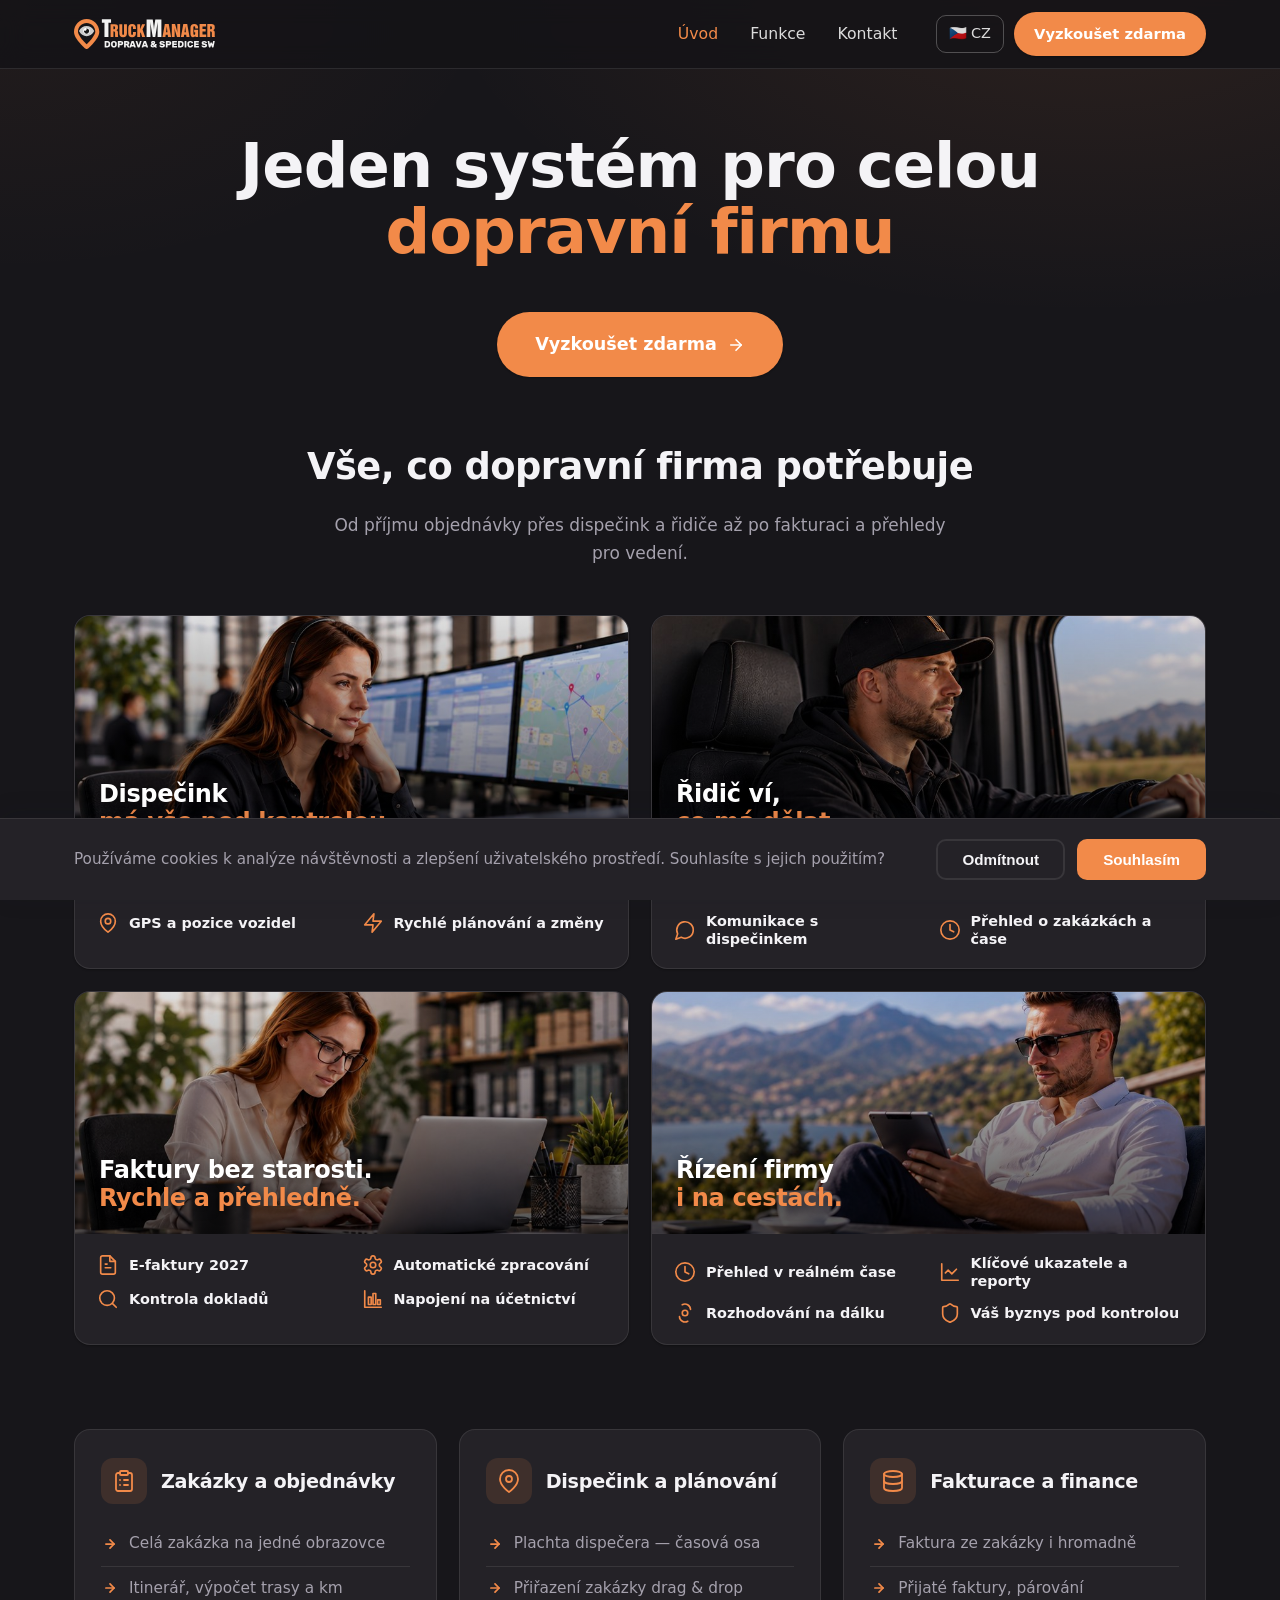
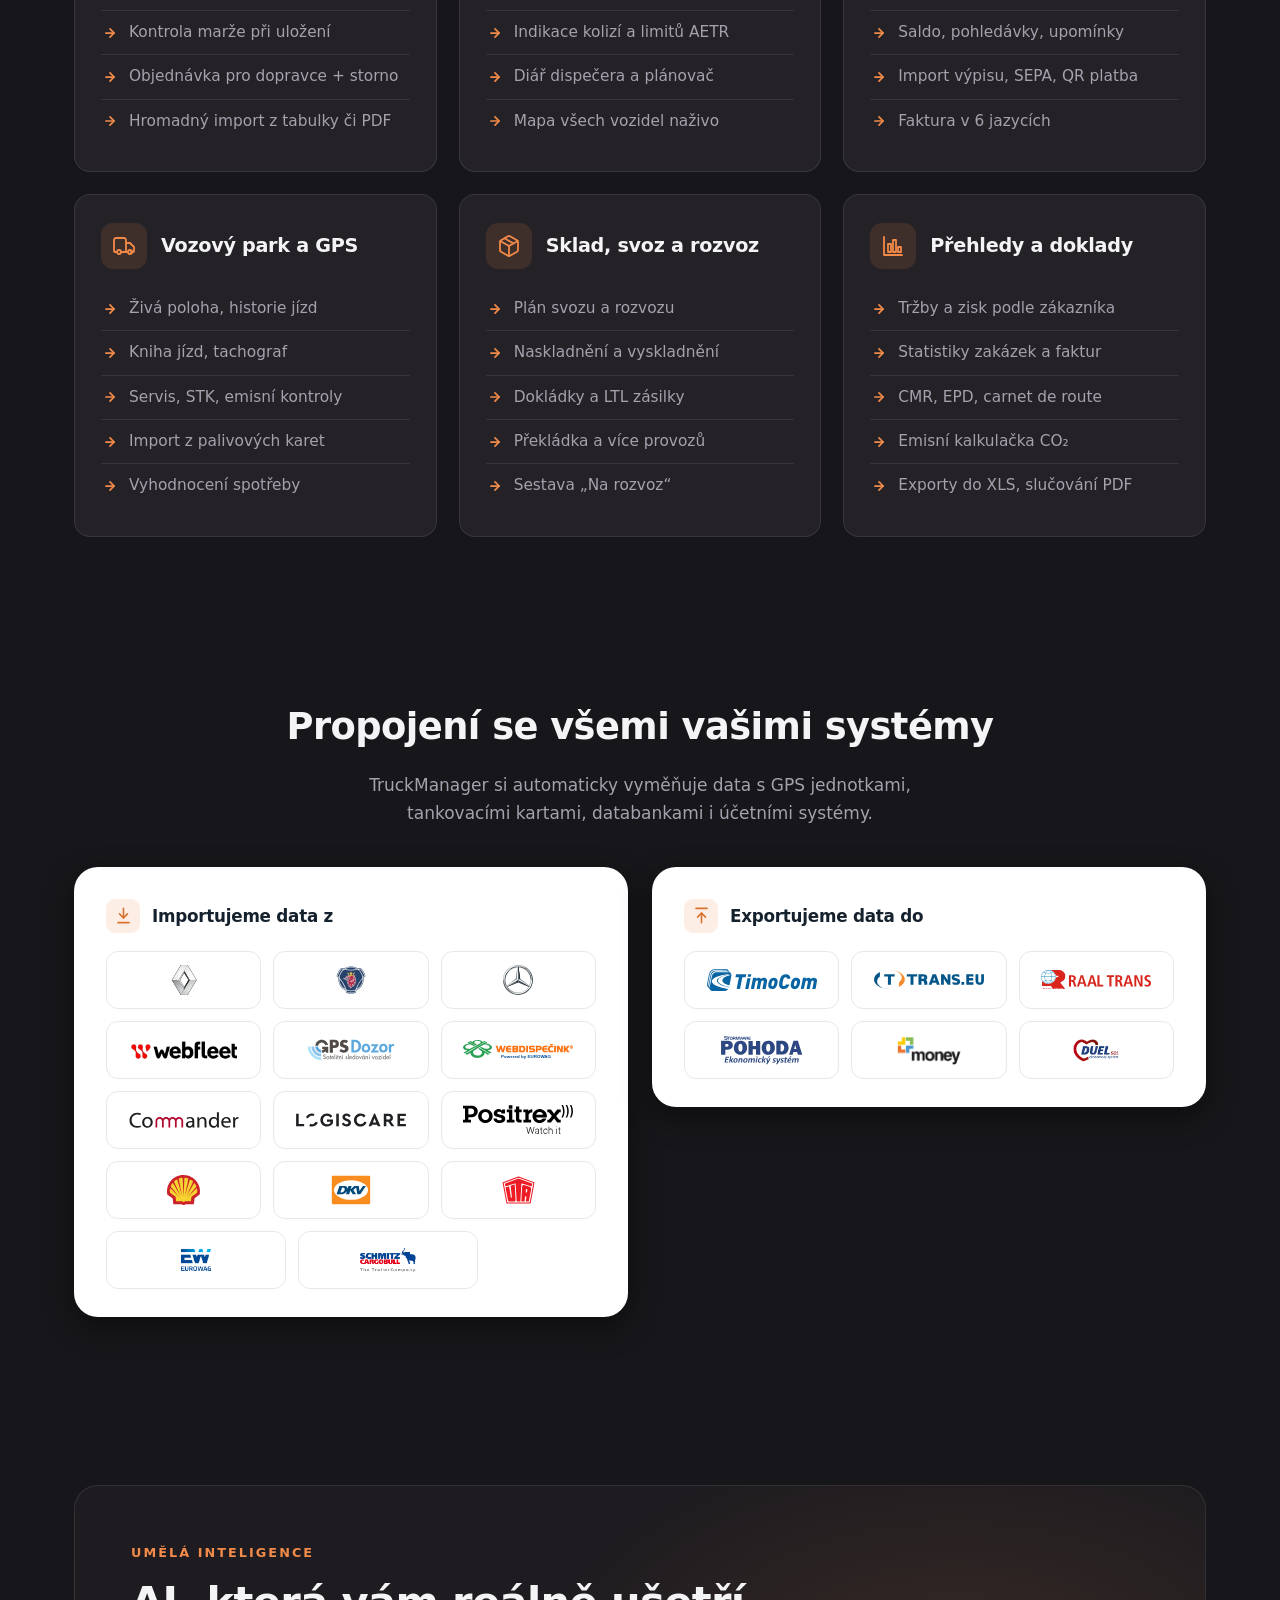
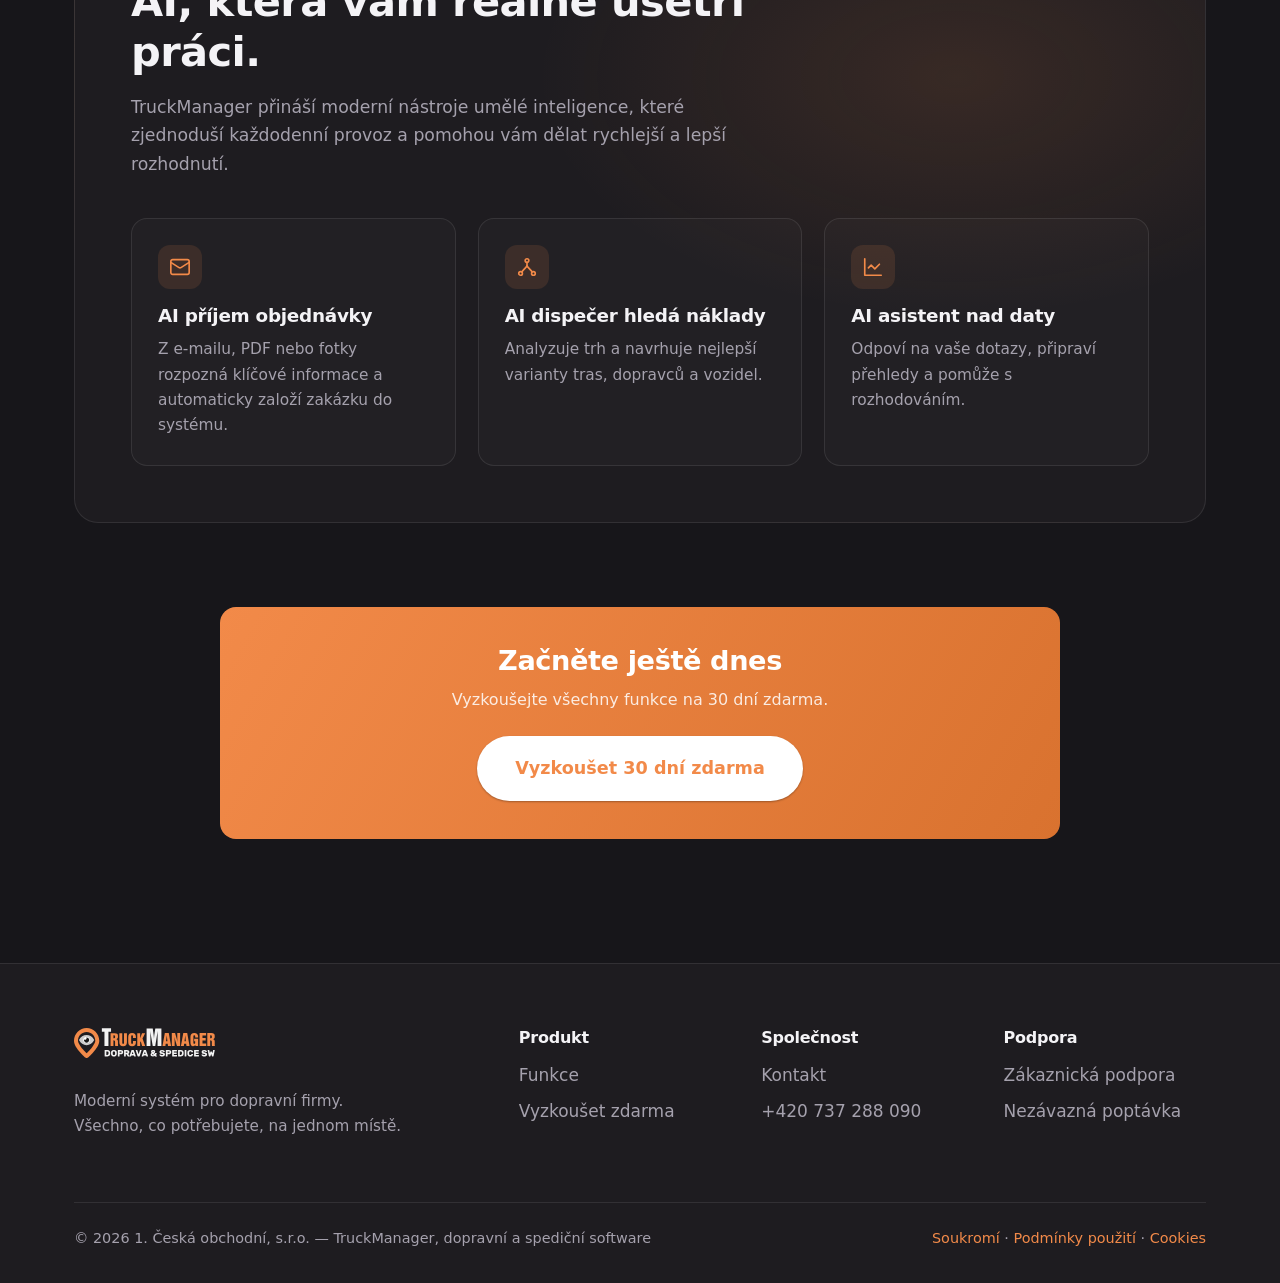
<file: cs/index.html>
<!DOCTYPE html>
<html lang="cs">
<head>
  <meta charset="UTF-8">
  <meta name="viewport" content="width=device-width, initial-scale=1.0">
  <title>Jeden systém pro celou dopravní firmu | TruckManager — dopravní a spediční software s AI</title>
  <meta name="description" content="TruckManager je jeden systém pro celou dopravní firmu — dispečink, aplikace pro řidiče, automatická fakturace, vozový park s GPS a AI, která čte objednávky. Základ zdarma, plná verze na 30 dní zdarma.">
  <meta name="keywords" content="dopravní software, spediční software, TMS systém, dispečerský software, software pro dopravce, fakturace doprava, aplikace pro řidiče, vozový park GPS, AI doprava">
  <meta name="author" content="TruckManager">
  <meta name="robots" content="index, follow, max-image-preview:large">
  <link rel="canonical" href="https://www.truckmanager.eu/cs/">

  <!-- Jazykové verze -->
  <link rel="alternate" hreflang="cs" href="https://www.truckmanager.eu/cs/">
  <link rel="alternate" hreflang="sk" href="https://www.truckmanager.eu/sk/">
  <link rel="alternate" hreflang="en" href="https://www.truckmanager.eu/en/">
  <link rel="alternate" hreflang="x-default" href="https://www.truckmanager.eu/cs/">

  <!-- Open Graph (Facebook, LinkedIn) -->
  <meta property="og:type" content="website">
  <meta property="og:site_name" content="TruckManager">
  <meta property="og:title" content="Jeden systém pro celou dopravní firmu — TruckManager">
  <meta property="og:description" content="Dispečink, řidiči, fakturace i řízení firmy na jednom místě. AI čte objednávky a hledá náklady. Základní verze zdarma.">
  <meta property="og:url" content="https://www.truckmanager.eu/cs/">
  <meta property="og:image" content="https://www.truckmanager.eu/assets/img/og-image.png">
  <meta property="og:locale" content="cs_CZ">
  <meta property="og:locale:alternate" content="sk_SK">
  <meta property="og:locale:alternate" content="en_US">

  <!-- Twitter Card -->
  <meta name="twitter:card" content="summary_large_image">
  <meta name="twitter:title" content="Jeden systém pro celou dopravní firmu — TruckManager">
  <meta name="twitter:description" content="Dispečink, řidiči, fakturace i řízení firmy na jednom místě. AI čte objednávky a hledá náklady. Základní verze zdarma.">
  <meta name="twitter:image" content="https://www.truckmanager.eu/assets/img/og-image.png">

  <!-- Favicon -->
  <link rel="icon" type="image/png" sizes="16x16" href="../assets/img/favicon/TM_logo16x16.png">
  <link rel="icon" type="image/png" sizes="32x32" href="../assets/img/favicon/TM_logo32x32.png">
  <link rel="apple-touch-icon" sizes="180x180" href="../assets/img/favicon/TM_logo180x180.png">
  <link rel="icon" type="image/png" sizes="192x192" href="../assets/img/favicon/TM_logo192x192.png">
  <link rel="icon" type="image/png" sizes="512x512" href="../assets/img/favicon/TM_logo512x512.png">

  <!-- Strukturovaná data: SoftwareApplication -->
  <script type="application/ld+json">
  {
    "@context": "https://schema.org",
    "@type": "SoftwareApplication",
    "name": "TruckManager",
    "applicationCategory": "BusinessApplication",
    "applicationSubCategory": "Transportation Management System",
    "operatingSystem": "Web, Android, iOS",
    "description": "Jeden systém pro celou dopravní firmu — dispečink, aplikace pro řidiče, automatická fakturace, vozový park s GPS a umělá inteligence, která čte objednávky a hledá náklady.",
    "url": "https://www.truckmanager.eu/cs/",
    "inLanguage": "cs",
    "offers": {
      "@type": "Offer",
      "price": "0",
      "priceCurrency": "CZK",
      "description": "Základ navždy zdarma, plná verze na 30 dní zdarma"
    },
    "provider": {
      "@type": "Organization",
      "name": "TruckManager",
      "url": "https://www.truckmanager.eu"
    }
  }
  </script>

  <!-- Strukturovaná data: Organization -->
  <script type="application/ld+json">
  {
    "@context": "https://schema.org",
    "@type": "Organization",
    "name": "TruckManager",
    "legalName": "1. Česká obchodní, s.r.o.",
    "url": "https://www.truckmanager.eu",
    "logo": "https://www.truckmanager.eu/assets/img/tm_logo_white.svg",
    "contactPoint": {
      "@type": "ContactPoint",
      "telephone": "+420737288090",
      "contactType": "sales",
      "areaServed": ["CZ", "SK"],
      "availableLanguage": ["cs", "sk", "en"]
    }
  }
  </script>

  <link rel="stylesheet" href="../assets/css/style.css">
</head>
<body>

  <header class="site-header">
    <div class="container site-header__inner">
      <a class="site-logo" href="index.html">
        <img src="../assets/img/tm_logo_white.svg" alt="TruckManager" class="logo-img">
      </a>

      <nav class="main-nav" id="mainNav">
        <ul>
          <li><a href="index.html" class="active">Úvod</a></li>
          <li><a href="funkce.html">Funkce</a></li>
          <li><a href="kontakt.html">Kontakt</a></li>
        </ul>
      </nav>

      <div class="header-actions">
        <div class="lang-switch">
          <button type="button">🇨🇿 CZ</button>
          <ul>
            <li><a href="../cs/index.html">Čeština</a></li>
            <li><a href="../sk/index.html">Slovenčina</a></li>
            <li><a href="../en/index.html">English</a></li>
          </ul>
        </div>
        <a class="btn btn--primary btn--sm btn--pill header-cta" href="vyzkouset-zdarma.html">Vyzkoušet zdarma</a>
        <button class="nav-toggle" type="button" aria-label="Menu">☰</button>
      </div>
    </div>
  </header>

  <main>

    <!-- HERO -->
    <section class="hero-home">
      <div class="container">
        <div class="hero-home__inner">
          <div class="hero-home__row">
            <h1>Jeden systém pro celou<br><span class="accent">dopravní firmu</span></h1>
            <div class="hero-home__cta">
              <a class="btn btn--primary btn--lg btn--pill btn--arrow" href="vyzkouset-zdarma.html">
                Vyzkoušet zdarma
                <svg viewBox="0 0 24 24" fill="none" stroke="currentColor" stroke-width="2.2" stroke-linecap="round" stroke-linejoin="round" aria-hidden="true"><path d="M5 12h14"/><path d="m12 5 7 7-7 7"/></svg>
              </a>
            </div>
          </div>
        </div>
      </div>
    </section>

    <!-- 4 BANNEROVÉ KARTY -->
    <section class="section" style="padding-top: 24px;">
      <div class="container">
        <h2 class="text-center">Vše, co dopravní firma potřebuje</h2>
        <p class="section__head-sub text-center" style="color: var(--color-text-muted); max-width: 640px; margin: 0 auto 48px;">
          Od příjmu objednávky přes dispečink a řidiče až po fakturaci a přehledy pro vedení.
        </p>
        <div class="banner-grid">

          <article class="banner-card">
            <div class="banner-card__media" data-img style="background-image: linear-gradient(180deg, rgba(0,0,0,.12), rgba(0,0,0,.68)), url('../assets/img/banners/dispecink.jpg');" role="img" aria-label="Dispečink má vše pod kontrolou">
              <h3 class="banner-card__title">Dispečink<span>má vše pod kontrolou.</span></h3>
            </div>
            <div class="banner-card__features">
              <div class="banner-feature"><svg viewBox="0 0 24 24" fill="none" stroke="currentColor" stroke-width="1.8" stroke-linecap="round" stroke-linejoin="round"><rect width="18" height="18" x="3" y="3" rx="2"/><path d="M3 9h18"/><path d="M9 21V9"/></svg>Přehled zakázek</div>
              <div class="banner-feature"><svg viewBox="0 0 24 24" fill="none" stroke="currentColor" stroke-width="1.8" stroke-linecap="round" stroke-linejoin="round"><path d="M7.9 20A9 9 0 1 0 4 16.1L2 22z"/></svg>Komunikace s řidiči</div>
              <div class="banner-feature"><svg viewBox="0 0 24 24" fill="none" stroke="currentColor" stroke-width="1.8" stroke-linecap="round" stroke-linejoin="round"><path d="M20 10c0 6-8 12-8 12s-8-6-8-12a8 8 0 0 1 16 0Z"/><circle cx="12" cy="10" r="3"/></svg>GPS a pozice vozidel</div>
              <div class="banner-feature"><svg viewBox="0 0 24 24" fill="none" stroke="currentColor" stroke-width="1.8" stroke-linecap="round" stroke-linejoin="round"><path d="M13 2 3 14h9l-1 8 10-12h-9z"/></svg>Rychlé plánování a změny</div>
            </div>
          </article>

          <article class="banner-card">
            <div class="banner-card__media" data-img style="background-image: linear-gradient(180deg, rgba(0,0,0,.12), rgba(0,0,0,.68)), url('../assets/img/banners/ridic.jpg');" role="img" aria-label="Řidič ví, co má dělat">
              <h3 class="banner-card__title">Řidič ví,<span>co má dělat.</span></h3>
            </div>
            <div class="banner-card__features">
              <div class="banner-feature"><svg viewBox="0 0 24 24" fill="none" stroke="currentColor" stroke-width="1.8" stroke-linecap="round" stroke-linejoin="round"><path d="m3 11 19-9-9 19-2-8-8-2z"/></svg>Navigace a trasa</div>
              <div class="banner-feature"><svg viewBox="0 0 24 24" fill="none" stroke="currentColor" stroke-width="1.8" stroke-linecap="round" stroke-linejoin="round"><path d="M14 2H6a2 2 0 0 0-2 2v16a2 2 0 0 0 2 2h12a2 2 0 0 0 2-2V8z"/><path d="M14 2v6h6"/><path d="M16 13H8"/><path d="M16 17H8"/></svg>Dokumenty a pokyny</div>
              <div class="banner-feature"><svg viewBox="0 0 24 24" fill="none" stroke="currentColor" stroke-width="1.8" stroke-linecap="round" stroke-linejoin="round"><path d="M7.9 20A9 9 0 1 0 4 16.1L2 22z"/></svg>Komunikace s dispečinkem</div>
              <div class="banner-feature"><svg viewBox="0 0 24 24" fill="none" stroke="currentColor" stroke-width="1.8" stroke-linecap="round" stroke-linejoin="round"><circle cx="12" cy="12" r="10"/><path d="M12 6v6l4 2"/></svg>Přehled o zakázkách a čase</div>
            </div>
          </article>

          <article class="banner-card">
            <div class="banner-card__media" data-img style="background-image: linear-gradient(180deg, rgba(0,0,0,.12), rgba(0,0,0,.68)), url('../assets/img/banners/fakturace.jpg');" role="img" aria-label="Faktury bez starosti, rychle a přehledně">
              <h3 class="banner-card__title">Faktury bez starosti.<span>Rychle a přehledně.</span></h3>
            </div>
            <div class="banner-card__features">
              <div class="banner-feature"><svg viewBox="0 0 24 24" fill="none" stroke="currentColor" stroke-width="1.8" stroke-linecap="round" stroke-linejoin="round"><path d="M14 2H6a2 2 0 0 0-2 2v16a2 2 0 0 0 2 2h12a2 2 0 0 0 2-2V8z"/><path d="M14 2v6h6"/><path d="M9 15h6"/><path d="M9 11h2"/></svg>E-faktury 2027</div>
              <div class="banner-feature"><svg viewBox="0 0 24 24" fill="none" stroke="currentColor" stroke-width="1.8" stroke-linecap="round" stroke-linejoin="round"><path d="M12.22 2h-.44a2 2 0 0 0-2 2v.18a2 2 0 0 1-1 1.73l-.43.25a2 2 0 0 1-2 0l-.15-.08a2 2 0 0 0-2.73.73l-.22.38a2 2 0 0 0 .73 2.73l.15.1a2 2 0 0 1 1 1.72v.51a2 2 0 0 1-1 1.74l-.15.09a2 2 0 0 0-.73 2.73l.22.38a2 2 0 0 0 2.73.73l.15-.08a2 2 0 0 1 2 0l.43.25a2 2 0 0 1 1 1.73V20a2 2 0 0 0 2 2h.44a2 2 0 0 0 2-2v-.18a2 2 0 0 1 1-1.73l.43-.25a2 2 0 0 1 2 0l.15.08a2 2 0 0 0 2.73-.73l.22-.39a2 2 0 0 0-.73-2.73l-.15-.08a2 2 0 0 1-1-1.74v-.5a2 2 0 0 1 1-1.74l.15-.09a2 2 0 0 0 .73-2.73l-.22-.38a2 2 0 0 0-2.73-.73l-.15.08a2 2 0 0 1-2 0l-.43-.25a2 2 0 0 1-1-1.73V4a2 2 0 0 0-2-2z"/><circle cx="12" cy="12" r="3"/></svg>Automatické zpracování</div>
              <div class="banner-feature"><svg viewBox="0 0 24 24" fill="none" stroke="currentColor" stroke-width="1.8" stroke-linecap="round" stroke-linejoin="round"><circle cx="11" cy="11" r="8"/><path d="m21 21-4.3-4.3"/></svg>Kontrola dokladů</div>
              <div class="banner-feature"><svg viewBox="0 0 24 24" fill="none" stroke="currentColor" stroke-width="1.8" stroke-linecap="round" stroke-linejoin="round"><path d="M3 3v18h18"/><rect x="7" y="10" width="3" height="8"/><rect x="12" y="6" width="3" height="12"/><rect x="17" y="13" width="3" height="5"/></svg>Napojení na účetnictví</div>
            </div>
          </article>

          <article class="banner-card">
            <div class="banner-card__media" data-img style="background-image: linear-gradient(180deg, rgba(0,0,0,.12), rgba(0,0,0,.68)), url('../assets/img/banners/vedeni.jpg');" role="img" aria-label="Řízení firmy i na cestách">
              <h3 class="banner-card__title">Řízení firmy<span>i na cestách.</span></h3>
            </div>
            <div class="banner-card__features">
              <div class="banner-feature"><svg viewBox="0 0 24 24" fill="none" stroke="currentColor" stroke-width="1.8" stroke-linecap="round" stroke-linejoin="round"><circle cx="12" cy="12" r="10"/><path d="M12 6v6l4 2"/></svg>Přehled v reálném čase</div>
              <div class="banner-feature"><svg viewBox="0 0 24 24" fill="none" stroke="currentColor" stroke-width="1.8" stroke-linecap="round" stroke-linejoin="round"><path d="M3 3v18h18"/><path d="m19 9-5 5-4-4-3 3"/></svg>Klíčové ukazatele a reporty</div>
              <div class="banner-feature"><svg viewBox="0 0 24 24" fill="none" stroke="currentColor" stroke-width="1.8" stroke-linecap="round" stroke-linejoin="round"><path d="M18 8a6 6 0 0 0-9-5"/><path d="M6 16a6 6 0 0 0 9 5"/><circle cx="12" cy="12" r="3"/></svg>Rozhodování na dálku</div>
              <div class="banner-feature"><svg viewBox="0 0 24 24" fill="none" stroke="currentColor" stroke-width="1.8" stroke-linecap="round" stroke-linejoin="round"><path d="M20 13c0 5-3.5 7.5-7.66 8.95a1 1 0 0 1-.67-.01C7.5 20.5 4 18 4 13V6a1 1 0 0 1 1-1c2 0 4.5-1.2 6.24-2.72a1.17 1.17 0 0 1 1.52 0C14.51 3.81 17 5 19 5a1 1 0 0 1 1 1z"/></svg>Váš byznys pod kontrolou</div>
            </div>
          </article>

        </div>
      </div>
    </section>

    <!-- 6 KATEGORIÍ FUNKCÍ -->
    <section class="section" style="padding-top: 0;">
      <div class="container">
        <div class="cat-grid">

          <article class="cat-card">
            <div class="cat-card__head">
              <span class="cat-card__icon"><svg viewBox="0 0 24 24" fill="none" stroke="currentColor" stroke-width="1.8" stroke-linecap="round" stroke-linejoin="round"><path d="M16 4h2a2 2 0 0 1 2 2v14a2 2 0 0 1-2 2H6a2 2 0 0 1-2-2V6a2 2 0 0 1 2-2h2"/><rect width="8" height="4" x="8" y="2" rx="1"/><path d="M12 11h4"/><path d="M12 16h4"/><path d="M8 11h.01"/><path d="M8 16h.01"/></svg></span>
              <h3>Zakázky a objednávky</h3>
            </div>
            <ul class="cat-list">
              <li>Celá zakázka na jedné obrazovce</li>
              <li>Itinerář, výpočet trasy a km</li>
              <li>Kontrola marže při uložení</li>
              <li>Objednávka pro dopravce + storno</li>
              <li>Hromadný import z tabulky či PDF</li>
            </ul>
          </article>

          <article class="cat-card">
            <div class="cat-card__head">
              <span class="cat-card__icon"><svg viewBox="0 0 24 24" fill="none" stroke="currentColor" stroke-width="1.8" stroke-linecap="round" stroke-linejoin="round"><path d="M21 10c0 7-9 13-9 13s-9-6-9-13a9 9 0 0 1 18 0Z"/><circle cx="12" cy="10" r="3"/></svg></span>
              <h3>Dispečink a plánování</h3>
            </div>
            <ul class="cat-list">
              <li>Plachta dispečera — časová osa</li>
              <li>Přiřazení zakázky drag &amp; drop</li>
              <li>Indikace kolizí a limitů AETR</li>
              <li>Diář dispečera a plánovač</li>
              <li>Mapa všech vozidel naživo</li>
            </ul>
          </article>

          <article class="cat-card">
            <div class="cat-card__head">
              <span class="cat-card__icon"><svg viewBox="0 0 24 24" fill="none" stroke="currentColor" stroke-width="1.8" stroke-linecap="round" stroke-linejoin="round"><ellipse cx="12" cy="5" rx="9" ry="3"/><path d="M3 5v14a9 3 0 0 0 18 0V5"/><path d="M3 12a9 3 0 0 0 18 0"/></svg></span>
              <h3>Fakturace a finance</h3>
            </div>
            <ul class="cat-list">
              <li>Faktura ze zakázky i hromadně</li>
              <li>Přijaté faktury, párování</li>
              <li>Saldo, pohledávky, upomínky</li>
              <li>Import výpisu, SEPA, QR platba</li>
              <li>Faktura v 6 jazycích</li>
            </ul>
          </article>

          <article class="cat-card">
            <div class="cat-card__head">
              <span class="cat-card__icon"><svg viewBox="0 0 24 24" fill="none" stroke="currentColor" stroke-width="1.8" stroke-linecap="round" stroke-linejoin="round"><path d="M14 18V6a2 2 0 0 0-2-2H4a2 2 0 0 0-2 2v11a1 1 0 0 0 1 1h2"/><path d="M15 18h-5"/><path d="M14 9h4l4 4v4a1 1 0 0 1-1 1h-2"/><circle cx="7" cy="18" r="2"/><circle cx="18" cy="18" r="2"/></svg></span>
              <h3>Vozový park a GPS</h3>
            </div>
            <ul class="cat-list">
              <li>Živá poloha, historie jízd</li>
              <li>Kniha jízd, tachograf</li>
              <li>Servis, STK, emisní kontroly</li>
              <li>Import z palivových karet</li>
              <li>Vyhodnocení spotřeby</li>
            </ul>
          </article>

          <article class="cat-card">
            <div class="cat-card__head">
              <span class="cat-card__icon"><svg viewBox="0 0 24 24" fill="none" stroke="currentColor" stroke-width="1.8" stroke-linecap="round" stroke-linejoin="round"><path d="m7.5 4.27 9 5.15"/><path d="M21 8a2 2 0 0 0-1-1.73l-7-4a2 2 0 0 0-2 0l-7 4A2 2 0 0 0 3 8v8a2 2 0 0 0 1 1.73l7 4a2 2 0 0 0 2 0l7-4A2 2 0 0 0 21 16Z"/><path d="m3.3 7 8.7 5 8.7-5"/><path d="M12 22V12"/></svg></span>
              <h3>Sklad, svoz a rozvoz</h3>
            </div>
            <ul class="cat-list">
              <li>Plán svozu a rozvozu</li>
              <li>Naskladnění a vyskladnění</li>
              <li>Dokládky a LTL zásilky</li>
              <li>Překládka a více provozů</li>
              <li>Sestava „Na rozvoz“</li>
            </ul>
          </article>

          <article class="cat-card">
            <div class="cat-card__head">
              <span class="cat-card__icon"><svg viewBox="0 0 24 24" fill="none" stroke="currentColor" stroke-width="1.8" stroke-linecap="round" stroke-linejoin="round"><path d="M3 3v18h18"/><rect x="7" y="10" width="3" height="8"/><rect x="12" y="6" width="3" height="12"/><rect x="17" y="13" width="3" height="5"/></svg></span>
              <h3>Přehledy a doklady</h3>
            </div>
            <ul class="cat-list">
              <li>Tržby a zisk podle zákazníka</li>
              <li>Statistiky zakázek a faktur</li>
              <li>CMR, EPD, carnet de route</li>
              <li>Emisní kalkulačka CO₂</li>
              <li>Exporty do XLS, slučování PDF</li>
            </ul>
          </article>

        </div>
      </div>
    </section>

    <!-- INTEGRACE -->
    <section class="section" aria-label="Integrace">
      <div class="container">
        <h2 class="text-center">Propojení se všemi vašimi systémy</h2>
        <p class="integrations__intro">TruckManager si automaticky vyměňuje data s GPS jednotkami, tankovacími kartami, databankami i účetními systémy.</p>
        <div class="integrations">

          <div class="integrations__group">
            <h3 class="integrations__label">
              <span class="ico"><svg viewBox="0 0 24 24" fill="none" stroke="currentColor" stroke-width="2" stroke-linecap="round" stroke-linejoin="round" aria-hidden="true"><path d="M12 3v12"/><path d="m7 10 5 5 5-5"/><path d="M5 21h14"/></svg></span>
              Importujeme data z
            </h3>
            <div class="integrations__logos">
              <div class="int-logo"><img src="../assets/img/integrace/renault.svg" alt="Renault Optifleet"></div>
              <div class="int-logo"><img src="../assets/img/integrace/scania.svg" alt="Scania Fleet Manager"></div>
              <div class="int-logo"><img src="../assets/img/integrace/mercedes.svg" alt="Mercedes-Benz Fleetboard"></div>
              <div class="int-logo"><img src="../assets/img/integrace/webfleet.png" alt="Webfleet"></div>
              <div class="int-logo"><img src="../assets/img/integrace/gpsdozor.svg" alt="GPS Dozor"></div>
              <div class="int-logo"><img src="../assets/img/integrace/webdispecink.svg" alt="Webdispečink"></div>
              <div class="int-logo"><img src="../assets/img/integrace/commander.svg" alt="Commander"></div>
              <div class="int-logo"><img src="../assets/img/integrace/logiscare.svg" alt="Logiscare"></div>
              <div class="int-logo"><img src="../assets/img/integrace/positrex.svg" alt="Positrex"></div>
              <div class="int-logo"><img src="../assets/img/integrace/shell.svg" alt="Shell"></div>
              <div class="int-logo"><img src="../assets/img/integrace/dkv.svg" alt="DKV"></div>
              <div class="int-logo"><img src="../assets/img/integrace/uta.svg" alt="UTA"></div>
              <div class="int-logo"><img src="../assets/img/integrace/eurowag.png" alt="Eurowag"></div>
              <div class="int-logo"><img src="../assets/img/integrace/schmitz.png" alt="Schmitz Cargobull"></div>
            </div>
          </div>

          <div class="integrations__group">
            <h3 class="integrations__label">
              <span class="ico"><svg viewBox="0 0 24 24" fill="none" stroke="currentColor" stroke-width="2" stroke-linecap="round" stroke-linejoin="round" aria-hidden="true"><path d="M12 21V9"/><path d="m7 14 5-5 5 5"/><path d="M5 3h14"/></svg></span>
              Exportujeme data do
            </h3>
            <div class="integrations__logos">
              <div class="int-logo"><img src="../assets/img/integrace/timocom.svg" alt="Timocom"></div>
              <div class="int-logo"><img src="../assets/img/integrace/transeu.svg" alt="Trans.eu"></div>
              <div class="int-logo"><img src="../assets/img/integrace/raaltrans.svg" alt="RaalTrans"></div>
              <div class="int-logo"><img src="../assets/img/integrace/pohoda.svg" alt="Pohoda"></div>
              <div class="int-logo"><img src="../assets/img/integrace/money.png" alt="Money"></div>
              <div class="int-logo"><img src="../assets/img/integrace/duel.png" alt="DUEL"></div>
            </div>
          </div>

        </div>
      </div>
    </section>

    <!-- AI PANEL -->
    <section class="section">
      <div class="container">
        <div class="ai-panel">
          <div class="ai-panel__head">
            <span class="ai-panel__eyebrow">Umělá inteligence</span>
            <h2>AI, která vám reálně ušetří práci.</h2>
            <p>
              TruckManager přináší moderní nástroje umělé inteligence, které zjednoduší
              každodenní provoz a pomohou vám dělat rychlejší a lepší rozhodnutí.
            </p>
          </div>
          <div class="ai-cards">
            <article class="ai-card">
              <div class="ai-card__icon"><svg viewBox="0 0 24 24" fill="none" stroke="currentColor" stroke-width="1.8" stroke-linecap="round" stroke-linejoin="round"><rect width="20" height="16" x="2" y="4" rx="2"/><path d="m22 7-8.97 5.7a1.94 1.94 0 0 1-2.06 0L2 7"/></svg></div>
              <h3>AI příjem objednávky</h3>
              <p>Z e-mailu, PDF nebo fotky rozpozná klíčové informace a automaticky založí zakázku do systému.</p>
            </article>
            <article class="ai-card">
              <div class="ai-card__icon"><svg viewBox="0 0 24 24" fill="none" stroke="currentColor" stroke-width="1.8" stroke-linecap="round" stroke-linejoin="round"><circle cx="12" cy="5" r="2"/><circle cx="5" cy="19" r="2"/><circle cx="19" cy="19" r="2"/><path d="M12 7v4"/><path d="M12 11 6.5 17"/><path d="M12 11l5.5 6"/></svg></div>
              <h3>AI dispečer hledá náklady</h3>
              <p>Analyzuje trh a navrhuje nejlepší varianty tras, dopravců a vozidel.</p>
            </article>
            <article class="ai-card">
              <div class="ai-card__icon"><svg viewBox="0 0 24 24" fill="none" stroke="currentColor" stroke-width="1.8" stroke-linecap="round" stroke-linejoin="round"><path d="M3 3v18h18"/><path d="m19 9-5 5-4-4-3 3"/></svg></div>
              <h3>AI asistent nad daty</h3>
              <p>Odpoví na vaše dotazy, připraví přehledy a pomůže s rozhodováním.</p>
            </article>
          </div>
        </div>
      </div>
    </section>

    <!-- CTA -->
    <section class="section" style="padding-top: 0;">
      <div class="container">
        <div class="cta-band">
          <h2>Začněte ještě dnes</h2>
          <p>Vyzkoušejte všechny funkce na 30 dní zdarma.</p>
          <div class="hero-home__cta" style="justify-content: center;">
            <a class="btn btn--primary btn--lg btn--pill" href="vyzkouset-zdarma.html">Vyzkoušet 30 dní zdarma</a>
          </div>
        </div>
      </div>
    </section>

  </main>

  <footer class="site-footer">
    <div class="container">
      <div class="site-footer__grid">
        <div>
          <a class="site-logo" href="index.html"><img src="../assets/img/tm_logo_white.svg" alt="TruckManager" class="logo-img"></a>
          <p class="about">
            Moderní systém pro dopravní firmy.<br>
            Všechno, co potřebujete, na jednom místě.
          </p>
        </div>
        <div>
          <h4>Produkt</h4>
          <ul>
            <li><a href="funkce.html">Funkce</a></li>
            <li><a href="vyzkouset-zdarma.html">Vyzkoušet zdarma</a></li>
          </ul>
        </div>
        <div>
          <h4>Společnost</h4>
          <ul>
            <li><a href="kontakt.html">Kontakt</a></li>
            <li><a href="tel:+420737288090">+420 737 288 090</a></li>
          </ul>
        </div>
        <div>
          <h4>Podpora</h4>
          <ul>
            <li><a href="kontakt.html">Zákaznická podpora</a></li>
            <li><a href="vyzkouset-zdarma.html">Nezávazná poptávka</a></li>
          </ul>
        </div>
      </div>
      <div class="site-footer__bottom">
        <span>© 2026 1. Česká obchodní, s.r.o. — TruckManager, dopravní a spediční software</span>
        <span><a href="#">Soukromí</a> · <a href="#">Podmínky použití</a> · <a href="#">Cookies</a></span>
      </div>
    </div>
  </footer>

  <script src="../assets/js/main.js"></script>

  <!-- Cookie lišta -->
  <div class="cookie-banner" role="dialog" aria-label="Cookie lišta">
    <div class="container">
      <div class="cookie-banner__inner">
        <p class="cookie-banner__text">
          Používáme cookies k analýze návštěvnosti a zlepšení uživatelského prostředí. 
          Souhlasíte s jejich použitím?
        </p>
        <div class="cookie-banner__actions">
          <button class="cookie-banner__btn cookie-banner__btn--decline" data-cookie-decline>Odmítnout</button>
          <button class="cookie-banner__btn cookie-banner__btn--accept" data-cookie-accept>Souhlasím</button>
        </div>
      </div>
    </div>
  </div>
</body>
</html>
</file>
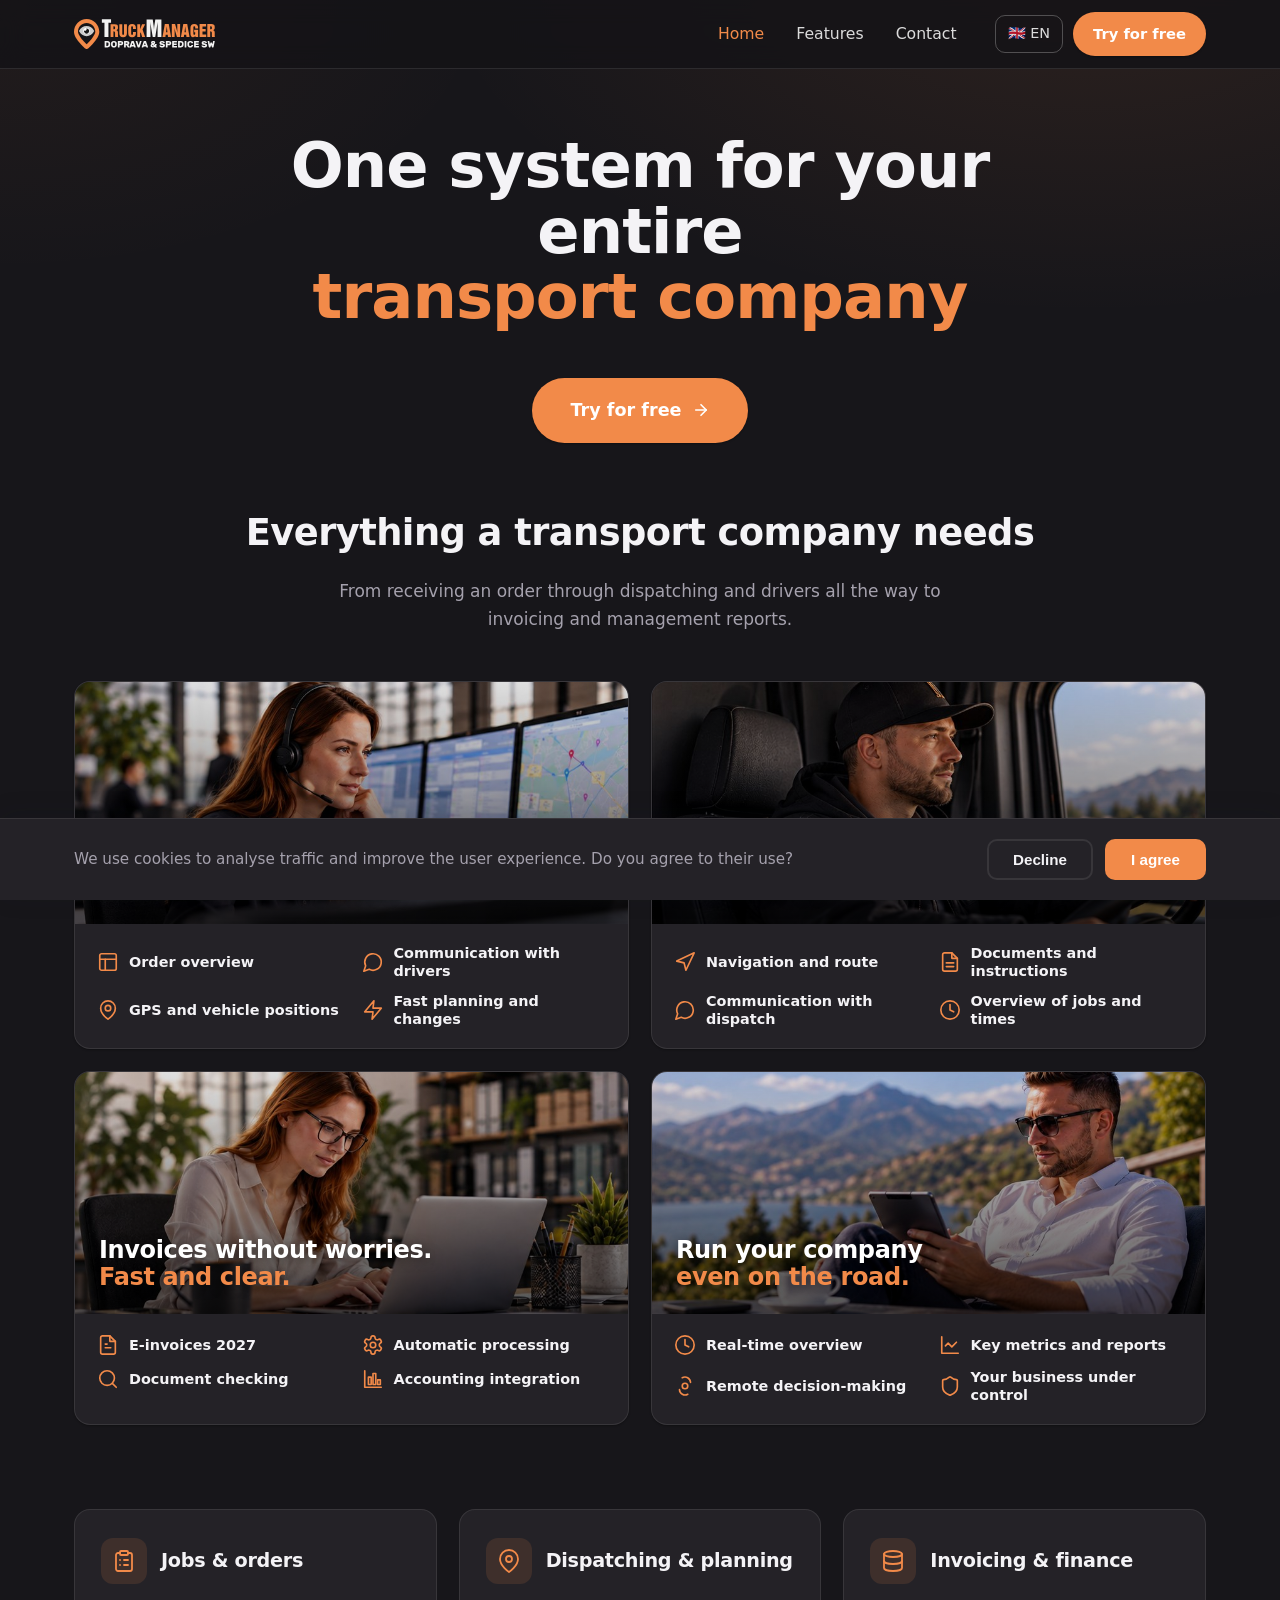
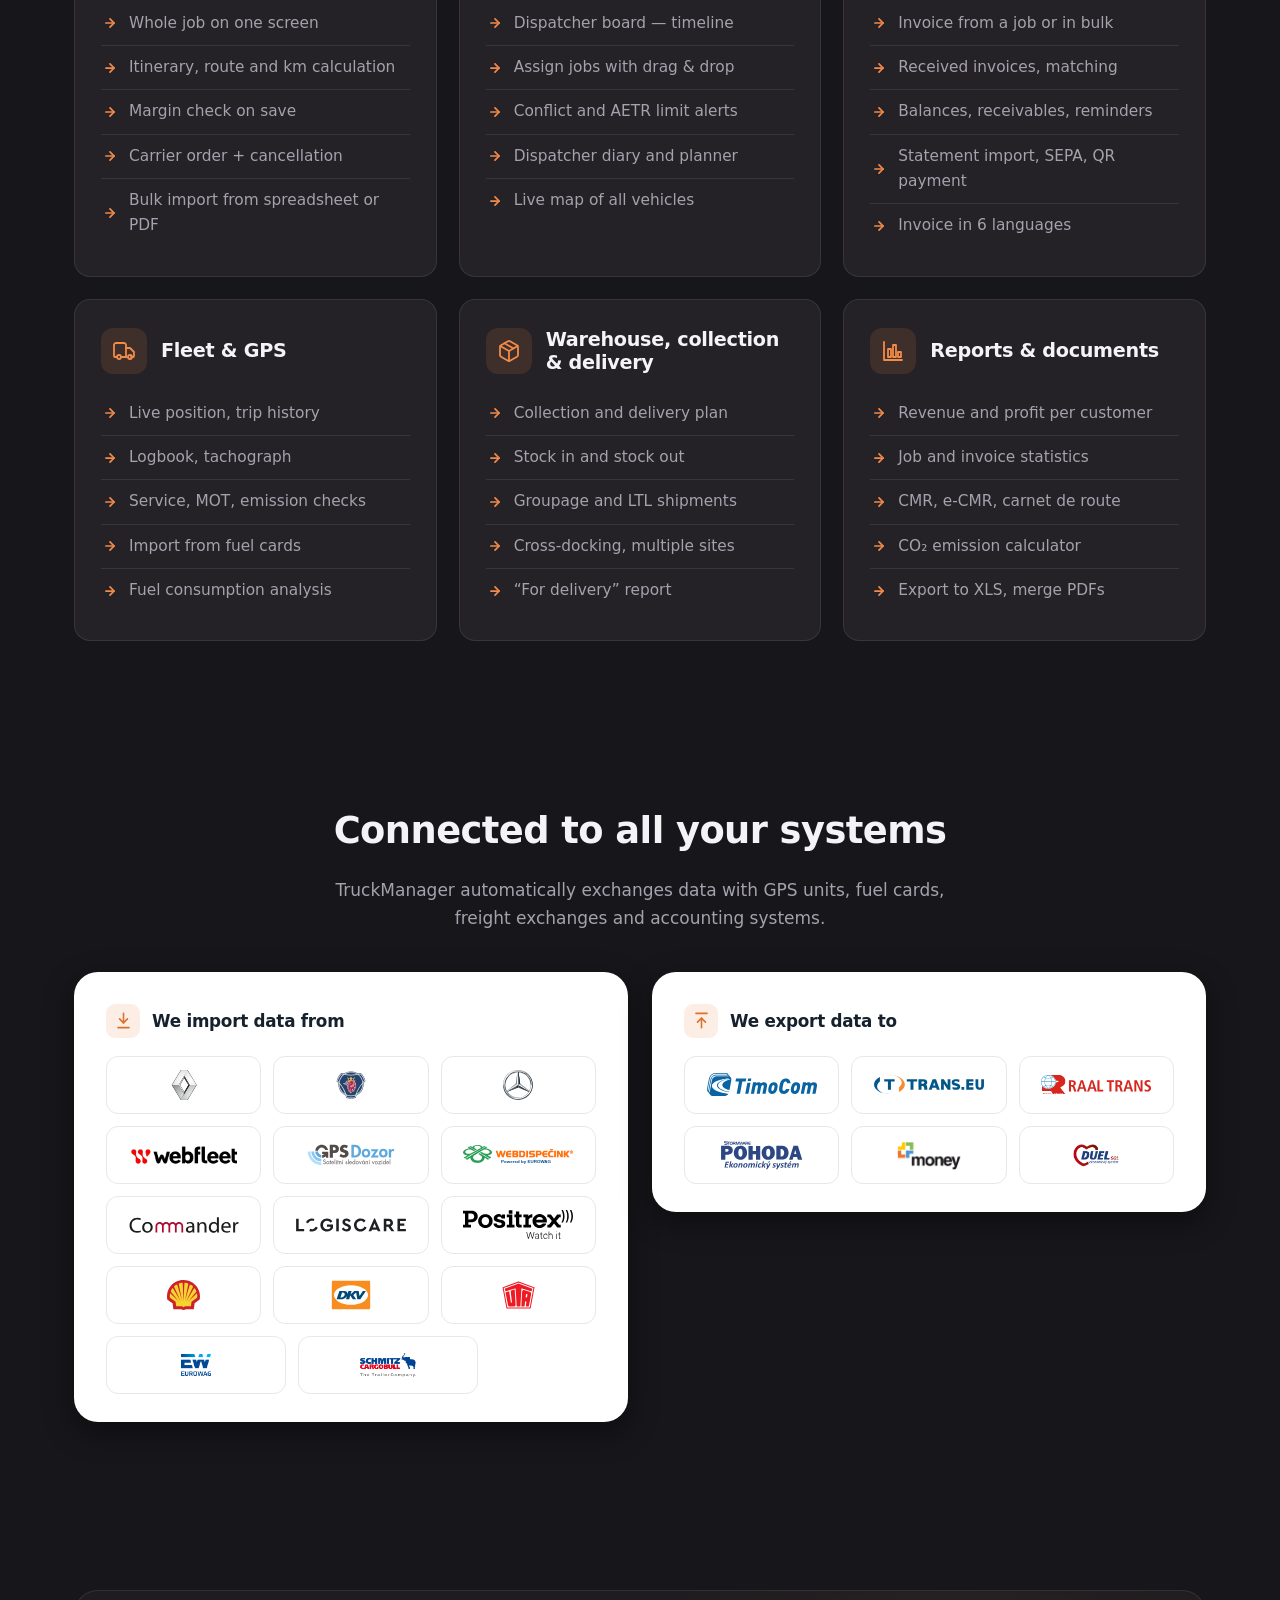
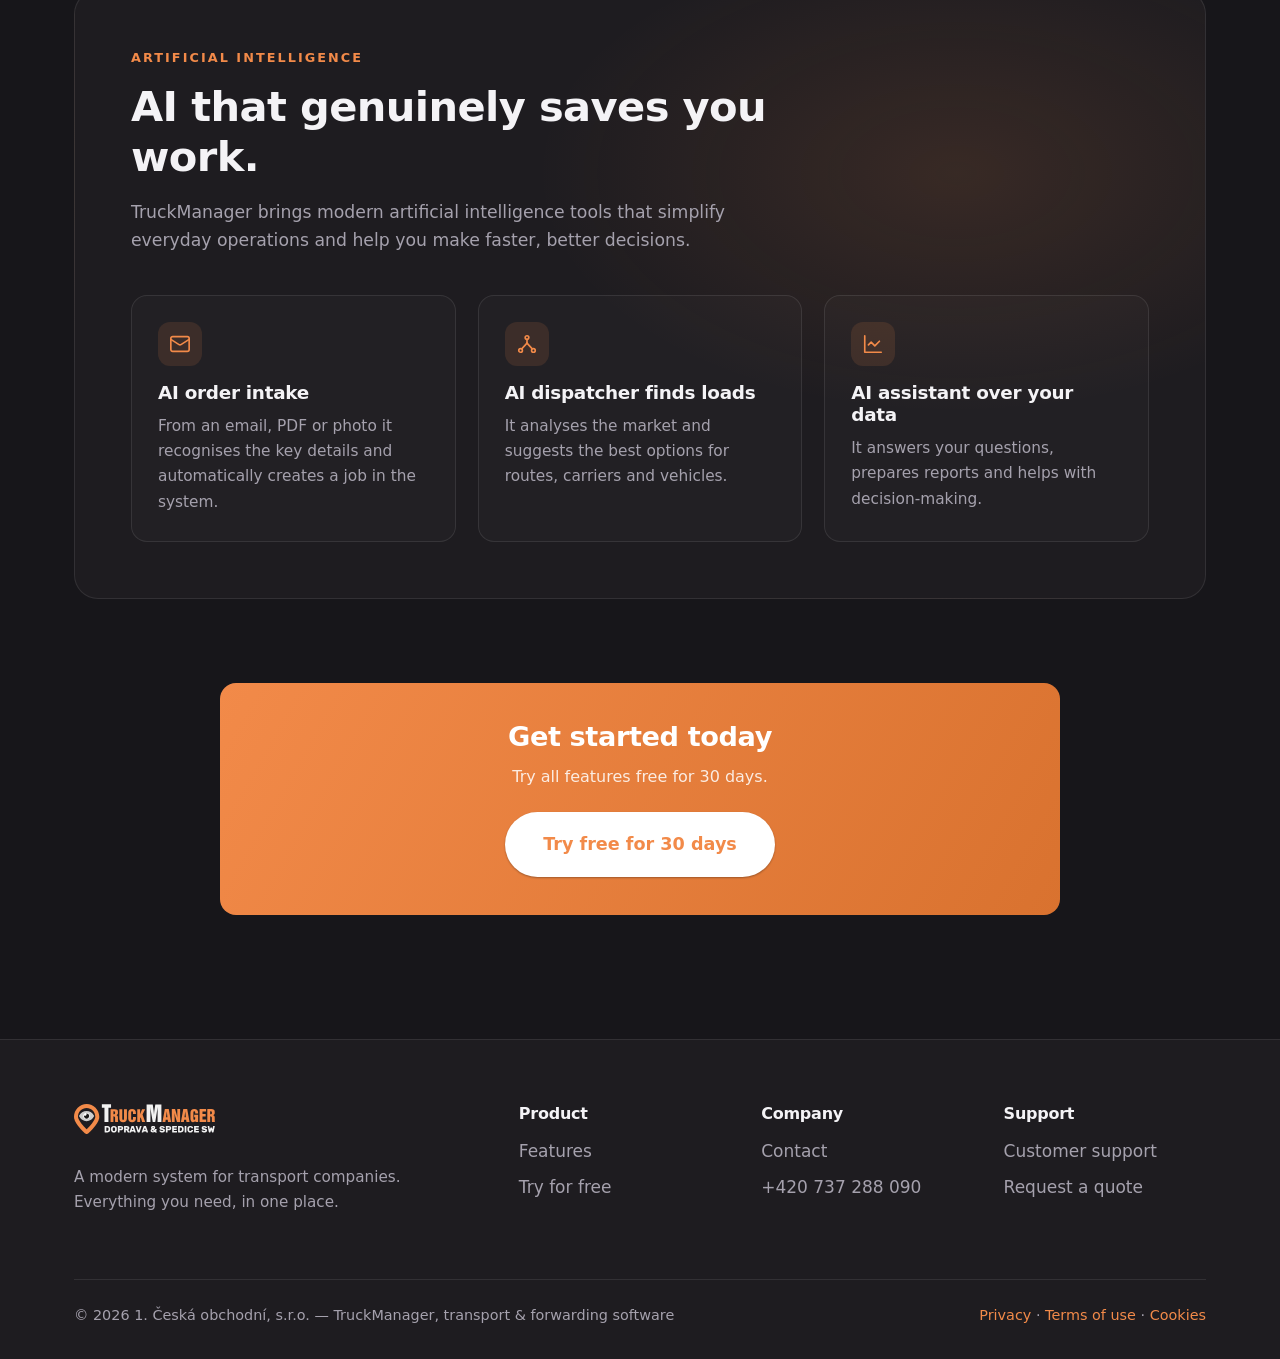
<file: en/index.html>
<!DOCTYPE html>
<html lang="en">
<head>
  <meta charset="UTF-8">
  <meta name="viewport" content="width=device-width, initial-scale=1.0">
  <title>One system for your entire transport company | TruckManager — transport &amp; forwarding software with AI</title>
  <meta name="description" content="TruckManager is one system for your entire transport company — dispatching, driver app, automatic invoicing, fleet with GPS and AI that reads orders. Free core, full version free for 30 days.">
  <meta name="keywords" content="transport software, forwarding software, TMS system, dispatch software, software for carriers, transport invoicing, driver app, fleet GPS, AI logistics">
  <meta name="author" content="TruckManager">
  <meta name="robots" content="index, follow, max-image-preview:large">
  <link rel="canonical" href="https://www.truckmanager.eu/en/">

  <!-- Language versions -->
  <link rel="alternate" hreflang="cs" href="https://www.truckmanager.eu/cs/">
  <link rel="alternate" hreflang="sk" href="https://www.truckmanager.eu/sk/">
  <link rel="alternate" hreflang="en" href="https://www.truckmanager.eu/en/">
  <link rel="alternate" hreflang="x-default" href="https://www.truckmanager.eu/cs/">

  <!-- Open Graph -->
  <meta property="og:type" content="website">
  <meta property="og:site_name" content="TruckManager">
  <meta property="og:title" content="One system for your entire transport company — TruckManager">
  <meta property="og:description" content="Dispatching, drivers, invoicing and company management in one place. AI reads orders and finds loads. Free core version.">
  <meta property="og:url" content="https://www.truckmanager.eu/en/">
  <meta property="og:image" content="https://www.truckmanager.eu/assets/img/og-image.png">
  <meta property="og:locale" content="en_US">
  <meta property="og:locale:alternate" content="cs_CZ">
  <meta property="og:locale:alternate" content="sk_SK">

  <!-- Twitter Card -->
  <meta name="twitter:card" content="summary_large_image">
  <meta name="twitter:title" content="One system for your entire transport company — TruckManager">
  <meta name="twitter:description" content="Dispatching, drivers, invoicing and company management in one place. AI reads orders and finds loads. Free core version.">
  <meta name="twitter:image" content="https://www.truckmanager.eu/assets/img/og-image.png">

  <!-- Favicon -->
  <link rel="icon" type="image/png" sizes="16x16" href="../assets/img/favicon/TM_logo16x16.png">
  <link rel="icon" type="image/png" sizes="32x32" href="../assets/img/favicon/TM_logo32x32.png">
  <link rel="apple-touch-icon" sizes="180x180" href="../assets/img/favicon/TM_logo180x180.png">
  <link rel="icon" type="image/png" sizes="192x192" href="../assets/img/favicon/TM_logo192x192.png">
  <link rel="icon" type="image/png" sizes="512x512" href="../assets/img/favicon/TM_logo512x512.png">

  <!-- Structured data: SoftwareApplication -->
  <script type="application/ld+json">
  {
    "@context": "https://schema.org",
    "@type": "SoftwareApplication",
    "name": "TruckManager",
    "applicationCategory": "BusinessApplication",
    "applicationSubCategory": "Transportation Management System",
    "operatingSystem": "Web, Android, iOS",
    "description": "One system for your entire transport company — dispatching, driver app, automatic invoicing, fleet with GPS and artificial intelligence that reads orders and finds loads.",
    "url": "https://www.truckmanager.eu/en/",
    "inLanguage": "en",
    "offers": {
      "@type": "Offer",
      "price": "0",
      "priceCurrency": "EUR",
      "description": "Free core forever, full version free for 30 days"
    },
    "provider": {
      "@type": "Organization",
      "name": "TruckManager",
      "url": "https://www.truckmanager.eu"
    }
  }
  </script>

  <link rel="stylesheet" href="../assets/css/style.css">
</head>
<body>

  <header class="site-header">
    <div class="container site-header__inner">
      <a class="site-logo" href="index.html">
        <img src="../assets/img/tm_logo_white.svg" alt="TruckManager" class="logo-img">
      </a>

      <nav class="main-nav" id="mainNav">
        <ul>
          <li><a href="index.html" class="active">Home</a></li>
          <li><a href="funkce.html">Features</a></li>
          <li><a href="kontakt.html">Contact</a></li>
        </ul>
      </nav>

      <div class="header-actions">
        <div class="lang-switch">
          <button type="button">🇬🇧 EN</button>
          <ul>
            <li><a href="../cs/index.html">Čeština</a></li>
            <li><a href="../sk/index.html">Slovenčina</a></li>
            <li><a href="../en/index.html">English</a></li>
          </ul>
        </div>
        <a class="btn btn--primary btn--sm btn--pill header-cta" href="vyzkouset-zdarma.html">Try for free</a>
        <button class="nav-toggle" type="button" aria-label="Menu">☰</button>
      </div>
    </div>
  </header>

  <main>

    <!-- HERO -->
    <section class="hero-home">
      <div class="container">
        <div class="hero-home__inner">
          <div class="hero-home__row">
            <h1>One system for your entire<br><span class="accent">transport company</span></h1>
            <div class="hero-home__cta">
              <a class="btn btn--primary btn--lg btn--pill btn--arrow" href="vyzkouset-zdarma.html">
                Try for free
                <svg viewBox="0 0 24 24" fill="none" stroke="currentColor" stroke-width="2.2" stroke-linecap="round" stroke-linejoin="round" aria-hidden="true"><path d="M5 12h14"/><path d="m12 5 7 7-7 7"/></svg>
              </a>
            </div>
          </div>
        </div>
      </div>
    </section>

    <!-- 4 BANNER CARDS -->
    <section class="section" style="padding-top: 24px;">
      <div class="container">
        <h2 class="text-center">Everything a transport company needs</h2>
        <p class="text-center" style="color: var(--color-text-muted); max-width: 640px; margin: 0 auto 48px;">
          From receiving an order through dispatching and drivers all the way to invoicing and management reports.
        </p>
        <div class="banner-grid">

          <article class="banner-card">
            <div class="banner-card__media" data-img style="background-image: linear-gradient(180deg, rgba(0,0,0,.12), rgba(0,0,0,.68)), url('../assets/img/banners/dispecink.jpg');" role="img" aria-label="Dispatching has everything under control">
              <h3 class="banner-card__title">Dispatching<span>has it all under control.</span></h3>
            </div>
            <div class="banner-card__features">
              <div class="banner-feature"><svg viewBox="0 0 24 24" fill="none" stroke="currentColor" stroke-width="1.8" stroke-linecap="round" stroke-linejoin="round"><rect width="18" height="18" x="3" y="3" rx="2"/><path d="M3 9h18"/><path d="M9 21V9"/></svg>Order overview</div>
              <div class="banner-feature"><svg viewBox="0 0 24 24" fill="none" stroke="currentColor" stroke-width="1.8" stroke-linecap="round" stroke-linejoin="round"><path d="M7.9 20A9 9 0 1 0 4 16.1L2 22z"/></svg>Communication with drivers</div>
              <div class="banner-feature"><svg viewBox="0 0 24 24" fill="none" stroke="currentColor" stroke-width="1.8" stroke-linecap="round" stroke-linejoin="round"><path d="M20 10c0 6-8 12-8 12s-8-6-8-12a8 8 0 0 1 16 0Z"/><circle cx="12" cy="10" r="3"/></svg>GPS and vehicle positions</div>
              <div class="banner-feature"><svg viewBox="0 0 24 24" fill="none" stroke="currentColor" stroke-width="1.8" stroke-linecap="round" stroke-linejoin="round"><path d="M13 2 3 14h9l-1 8 10-12h-9z"/></svg>Fast planning and changes</div>
            </div>
          </article>

          <article class="banner-card">
            <div class="banner-card__media" data-img style="background-image: linear-gradient(180deg, rgba(0,0,0,.12), rgba(0,0,0,.68)), url('../assets/img/banners/ridic.jpg');" role="img" aria-label="The driver knows what to do">
              <h3 class="banner-card__title">The driver knows<span>what to do.</span></h3>
            </div>
            <div class="banner-card__features">
              <div class="banner-feature"><svg viewBox="0 0 24 24" fill="none" stroke="currentColor" stroke-width="1.8" stroke-linecap="round" stroke-linejoin="round"><path d="m3 11 19-9-9 19-2-8-8-2z"/></svg>Navigation and route</div>
              <div class="banner-feature"><svg viewBox="0 0 24 24" fill="none" stroke="currentColor" stroke-width="1.8" stroke-linecap="round" stroke-linejoin="round"><path d="M14 2H6a2 2 0 0 0-2 2v16a2 2 0 0 0 2 2h12a2 2 0 0 0 2-2V8z"/><path d="M14 2v6h6"/><path d="M16 13H8"/><path d="M16 17H8"/></svg>Documents and instructions</div>
              <div class="banner-feature"><svg viewBox="0 0 24 24" fill="none" stroke="currentColor" stroke-width="1.8" stroke-linecap="round" stroke-linejoin="round"><path d="M7.9 20A9 9 0 1 0 4 16.1L2 22z"/></svg>Communication with dispatch</div>
              <div class="banner-feature"><svg viewBox="0 0 24 24" fill="none" stroke="currentColor" stroke-width="1.8" stroke-linecap="round" stroke-linejoin="round"><circle cx="12" cy="12" r="10"/><path d="M12 6v6l4 2"/></svg>Overview of jobs and times</div>
            </div>
          </article>

          <article class="banner-card">
            <div class="banner-card__media" data-img style="background-image: linear-gradient(180deg, rgba(0,0,0,.12), rgba(0,0,0,.68)), url('../assets/img/banners/fakturace.jpg');" role="img" aria-label="Invoices without worries, fast and clear">
              <h3 class="banner-card__title">Invoices without worries.<span>Fast and clear.</span></h3>
            </div>
            <div class="banner-card__features">
              <div class="banner-feature"><svg viewBox="0 0 24 24" fill="none" stroke="currentColor" stroke-width="1.8" stroke-linecap="round" stroke-linejoin="round"><path d="M14 2H6a2 2 0 0 0-2 2v16a2 2 0 0 0 2 2h12a2 2 0 0 0 2-2V8z"/><path d="M14 2v6h6"/><path d="M9 15h6"/><path d="M9 11h2"/></svg>E-invoices 2027</div>
              <div class="banner-feature"><svg viewBox="0 0 24 24" fill="none" stroke="currentColor" stroke-width="1.8" stroke-linecap="round" stroke-linejoin="round"><path d="M12.22 2h-.44a2 2 0 0 0-2 2v.18a2 2 0 0 1-1 1.73l-.43.25a2 2 0 0 1-2 0l-.15-.08a2 2 0 0 0-2.73.73l-.22.38a2 2 0 0 0 .73 2.73l.15.1a2 2 0 0 1 1 1.72v.51a2 2 0 0 1-1 1.74l-.15.09a2 2 0 0 0-.73 2.73l.22.38a2 2 0 0 0 2.73.73l.15-.08a2 2 0 0 1 2 0l.43.25a2 2 0 0 1 1 1.73V20a2 2 0 0 0 2 2h.44a2 2 0 0 0 2-2v-.18a2 2 0 0 1 1-1.73l.43-.25a2 2 0 0 1 2 0l.15.08a2 2 0 0 0 2.73-.73l.22-.39a2 2 0 0 0-.73-2.73l-.15-.08a2 2 0 0 1-1-1.74v-.5a2 2 0 0 1 1-1.74l.15-.09a2 2 0 0 0 .73-2.73l-.22-.38a2 2 0 0 0-2.73-.73l-.15.08a2 2 0 0 1-2 0l-.43-.25a2 2 0 0 1-1-1.73V4a2 2 0 0 0-2-2z"/><circle cx="12" cy="12" r="3"/></svg>Automatic processing</div>
              <div class="banner-feature"><svg viewBox="0 0 24 24" fill="none" stroke="currentColor" stroke-width="1.8" stroke-linecap="round" stroke-linejoin="round"><circle cx="11" cy="11" r="8"/><path d="m21 21-4.3-4.3"/></svg>Document checking</div>
              <div class="banner-feature"><svg viewBox="0 0 24 24" fill="none" stroke="currentColor" stroke-width="1.8" stroke-linecap="round" stroke-linejoin="round"><path d="M3 3v18h18"/><rect x="7" y="10" width="3" height="8"/><rect x="12" y="6" width="3" height="12"/><rect x="17" y="13" width="3" height="5"/></svg>Accounting integration</div>
            </div>
          </article>

          <article class="banner-card">
            <div class="banner-card__media" data-img style="background-image: linear-gradient(180deg, rgba(0,0,0,.12), rgba(0,0,0,.68)), url('../assets/img/banners/vedeni.jpg');" role="img" aria-label="Run your company even on the road">
              <h3 class="banner-card__title">Run your company<span>even on the road.</span></h3>
            </div>
            <div class="banner-card__features">
              <div class="banner-feature"><svg viewBox="0 0 24 24" fill="none" stroke="currentColor" stroke-width="1.8" stroke-linecap="round" stroke-linejoin="round"><circle cx="12" cy="12" r="10"/><path d="M12 6v6l4 2"/></svg>Real-time overview</div>
              <div class="banner-feature"><svg viewBox="0 0 24 24" fill="none" stroke="currentColor" stroke-width="1.8" stroke-linecap="round" stroke-linejoin="round"><path d="M3 3v18h18"/><path d="m19 9-5 5-4-4-3 3"/></svg>Key metrics and reports</div>
              <div class="banner-feature"><svg viewBox="0 0 24 24" fill="none" stroke="currentColor" stroke-width="1.8" stroke-linecap="round" stroke-linejoin="round"><path d="M18 8a6 6 0 0 0-9-5"/><path d="M6 16a6 6 0 0 0 9 5"/><circle cx="12" cy="12" r="3"/></svg>Remote decision-making</div>
              <div class="banner-feature"><svg viewBox="0 0 24 24" fill="none" stroke="currentColor" stroke-width="1.8" stroke-linecap="round" stroke-linejoin="round"><path d="M20 13c0 5-3.5 7.5-7.66 8.95a1 1 0 0 1-.67-.01C7.5 20.5 4 18 4 13V6a1 1 0 0 1 1-1c2 0 4.5-1.2 6.24-2.72a1.17 1.17 0 0 1 1.52 0C14.51 3.81 17 5 19 5a1 1 0 0 1 1 1z"/></svg>Your business under control</div>
            </div>
          </article>

        </div>
      </div>
    </section>

    <!-- 6 FEATURE CATEGORIES -->
    <section class="section" style="padding-top: 0;">
      <div class="container">
        <div class="cat-grid">

          <article class="cat-card">
            <div class="cat-card__head">
              <span class="cat-card__icon"><svg viewBox="0 0 24 24" fill="none" stroke="currentColor" stroke-width="1.8" stroke-linecap="round" stroke-linejoin="round"><path d="M16 4h2a2 2 0 0 1 2 2v14a2 2 0 0 1-2 2H6a2 2 0 0 1-2-2V6a2 2 0 0 1 2-2h2"/><rect width="8" height="4" x="8" y="2" rx="1"/><path d="M12 11h4"/><path d="M12 16h4"/><path d="M8 11h.01"/><path d="M8 16h.01"/></svg></span>
              <h3>Jobs &amp; orders</h3>
            </div>
            <ul class="cat-list">
              <li>Whole job on one screen</li>
              <li>Itinerary, route and km calculation</li>
              <li>Margin check on save</li>
              <li>Carrier order + cancellation</li>
              <li>Bulk import from spreadsheet or PDF</li>
            </ul>
          </article>

          <article class="cat-card">
            <div class="cat-card__head">
              <span class="cat-card__icon"><svg viewBox="0 0 24 24" fill="none" stroke="currentColor" stroke-width="1.8" stroke-linecap="round" stroke-linejoin="round"><path d="M21 10c0 7-9 13-9 13s-9-6-9-13a9 9 0 0 1 18 0Z"/><circle cx="12" cy="10" r="3"/></svg></span>
              <h3>Dispatching &amp; planning</h3>
            </div>
            <ul class="cat-list">
              <li>Dispatcher board — timeline</li>
              <li>Assign jobs with drag &amp; drop</li>
              <li>Conflict and AETR limit alerts</li>
              <li>Dispatcher diary and planner</li>
              <li>Live map of all vehicles</li>
            </ul>
          </article>

          <article class="cat-card">
            <div class="cat-card__head">
              <span class="cat-card__icon"><svg viewBox="0 0 24 24" fill="none" stroke="currentColor" stroke-width="1.8" stroke-linecap="round" stroke-linejoin="round"><ellipse cx="12" cy="5" rx="9" ry="3"/><path d="M3 5v14a9 3 0 0 0 18 0V5"/><path d="M3 12a9 3 0 0 0 18 0"/></svg></span>
              <h3>Invoicing &amp; finance</h3>
            </div>
            <ul class="cat-list">
              <li>Invoice from a job or in bulk</li>
              <li>Received invoices, matching</li>
              <li>Balances, receivables, reminders</li>
              <li>Statement import, SEPA, QR payment</li>
              <li>Invoice in 6 languages</li>
            </ul>
          </article>

          <article class="cat-card">
            <div class="cat-card__head">
              <span class="cat-card__icon"><svg viewBox="0 0 24 24" fill="none" stroke="currentColor" stroke-width="1.8" stroke-linecap="round" stroke-linejoin="round"><path d="M14 18V6a2 2 0 0 0-2-2H4a2 2 0 0 0-2 2v11a1 1 0 0 0 1 1h2"/><path d="M15 18h-5"/><path d="M14 9h4l4 4v4a1 1 0 0 1-1 1h-2"/><circle cx="7" cy="18" r="2"/><circle cx="18" cy="18" r="2"/></svg></span>
              <h3>Fleet &amp; GPS</h3>
            </div>
            <ul class="cat-list">
              <li>Live position, trip history</li>
              <li>Logbook, tachograph</li>
              <li>Service, MOT, emission checks</li>
              <li>Import from fuel cards</li>
              <li>Fuel consumption analysis</li>
            </ul>
          </article>

          <article class="cat-card">
            <div class="cat-card__head">
              <span class="cat-card__icon"><svg viewBox="0 0 24 24" fill="none" stroke="currentColor" stroke-width="1.8" stroke-linecap="round" stroke-linejoin="round"><path d="m7.5 4.27 9 5.15"/><path d="M21 8a2 2 0 0 0-1-1.73l-7-4a2 2 0 0 0-2 0l-7 4A2 2 0 0 0 3 8v8a2 2 0 0 0 1 1.73l7 4a2 2 0 0 0 2 0l7-4A2 2 0 0 0 21 16Z"/><path d="m3.3 7 8.7 5 8.7-5"/><path d="M12 22V12"/></svg></span>
              <h3>Warehouse, collection &amp; delivery</h3>
            </div>
            <ul class="cat-list">
              <li>Collection and delivery plan</li>
              <li>Stock in and stock out</li>
              <li>Groupage and LTL shipments</li>
              <li>Cross-docking, multiple sites</li>
              <li>“For delivery” report</li>
            </ul>
          </article>

          <article class="cat-card">
            <div class="cat-card__head">
              <span class="cat-card__icon"><svg viewBox="0 0 24 24" fill="none" stroke="currentColor" stroke-width="1.8" stroke-linecap="round" stroke-linejoin="round"><path d="M3 3v18h18"/><rect x="7" y="10" width="3" height="8"/><rect x="12" y="6" width="3" height="12"/><rect x="17" y="13" width="3" height="5"/></svg></span>
              <h3>Reports &amp; documents</h3>
            </div>
            <ul class="cat-list">
              <li>Revenue and profit per customer</li>
              <li>Job and invoice statistics</li>
              <li>CMR, e-CMR, carnet de route</li>
              <li>CO₂ emission calculator</li>
              <li>Export to XLS, merge PDFs</li>
            </ul>
          </article>

        </div>
      </div>
    </section>

    <!-- INTEGRATIONS -->
    <section class="section" aria-label="Integrations">
      <div class="container">
        <h2 class="text-center">Connected to all your systems</h2>
        <p class="integrations__intro">TruckManager automatically exchanges data with GPS units, fuel cards, freight exchanges and accounting systems.</p>
        <div class="integrations">

          <div class="integrations__group">
            <h3 class="integrations__label">
              <span class="ico"><svg viewBox="0 0 24 24" fill="none" stroke="currentColor" stroke-width="2" stroke-linecap="round" stroke-linejoin="round" aria-hidden="true"><path d="M12 3v12"/><path d="m7 10 5 5 5-5"/><path d="M5 21h14"/></svg></span>
              We import data from
            </h3>
            <div class="integrations__logos">
              <div class="int-logo"><img src="../assets/img/integrace/renault.svg" alt="Renault Optifleet"></div>
              <div class="int-logo"><img src="../assets/img/integrace/scania.svg" alt="Scania Fleet Manager"></div>
              <div class="int-logo"><img src="../assets/img/integrace/mercedes.svg" alt="Mercedes-Benz Fleetboard"></div>
              <div class="int-logo"><img src="../assets/img/integrace/webfleet.png" alt="Webfleet"></div>
              <div class="int-logo"><img src="../assets/img/integrace/gpsdozor.svg" alt="GPS Dozor"></div>
              <div class="int-logo"><img src="../assets/img/integrace/webdispecink.svg" alt="Webdispecink"></div>
              <div class="int-logo"><img src="../assets/img/integrace/commander.svg" alt="Commander"></div>
              <div class="int-logo"><img src="../assets/img/integrace/logiscare.svg" alt="Logiscare"></div>
              <div class="int-logo"><img src="../assets/img/integrace/positrex.svg" alt="Positrex"></div>
              <div class="int-logo"><img src="../assets/img/integrace/shell.svg" alt="Shell"></div>
              <div class="int-logo"><img src="../assets/img/integrace/dkv.svg" alt="DKV"></div>
              <div class="int-logo"><img src="../assets/img/integrace/uta.svg" alt="UTA"></div>
              <div class="int-logo"><img src="../assets/img/integrace/eurowag.png" alt="Eurowag"></div>
              <div class="int-logo"><img src="../assets/img/integrace/schmitz.png" alt="Schmitz Cargobull"></div>
            </div>
          </div>

          <div class="integrations__group">
            <h3 class="integrations__label">
              <span class="ico"><svg viewBox="0 0 24 24" fill="none" stroke="currentColor" stroke-width="2" stroke-linecap="round" stroke-linejoin="round" aria-hidden="true"><path d="M12 21V9"/><path d="m7 14 5-5 5 5"/><path d="M5 3h14"/></svg></span>
              We export data to
            </h3>
            <div class="integrations__logos">
              <div class="int-logo"><img src="../assets/img/integrace/timocom.svg" alt="Timocom"></div>
              <div class="int-logo"><img src="../assets/img/integrace/transeu.svg" alt="Trans.eu"></div>
              <div class="int-logo"><img src="../assets/img/integrace/raaltrans.svg" alt="RaalTrans"></div>
              <div class="int-logo"><img src="../assets/img/integrace/pohoda.svg" alt="Pohoda"></div>
              <div class="int-logo"><img src="../assets/img/integrace/money.png" alt="Money"></div>
              <div class="int-logo"><img src="../assets/img/integrace/duel.png" alt="DUEL"></div>
            </div>
          </div>

        </div>
      </div>
    </section>

    <!-- AI PANEL -->
    <section class="section">
      <div class="container">
        <div class="ai-panel">
          <div class="ai-panel__head">
            <span class="ai-panel__eyebrow">Artificial intelligence</span>
            <h2>AI that genuinely saves you work.</h2>
            <p>
              TruckManager brings modern artificial intelligence tools that simplify
              everyday operations and help you make faster, better decisions.
            </p>
          </div>
          <div class="ai-cards">
            <article class="ai-card">
              <div class="ai-card__icon"><svg viewBox="0 0 24 24" fill="none" stroke="currentColor" stroke-width="1.8" stroke-linecap="round" stroke-linejoin="round"><rect width="20" height="16" x="2" y="4" rx="2"/><path d="m22 7-8.97 5.7a1.94 1.94 0 0 1-2.06 0L2 7"/></svg></div>
              <h3>AI order intake</h3>
              <p>From an email, PDF or photo it recognises the key details and automatically creates a job in the system.</p>
            </article>
            <article class="ai-card">
              <div class="ai-card__icon"><svg viewBox="0 0 24 24" fill="none" stroke="currentColor" stroke-width="1.8" stroke-linecap="round" stroke-linejoin="round"><circle cx="12" cy="5" r="2"/><circle cx="5" cy="19" r="2"/><circle cx="19" cy="19" r="2"/><path d="M12 7v4"/><path d="M12 11 6.5 17"/><path d="M12 11l5.5 6"/></svg></div>
              <h3>AI dispatcher finds loads</h3>
              <p>It analyses the market and suggests the best options for routes, carriers and vehicles.</p>
            </article>
            <article class="ai-card">
              <div class="ai-card__icon"><svg viewBox="0 0 24 24" fill="none" stroke="currentColor" stroke-width="1.8" stroke-linecap="round" stroke-linejoin="round"><path d="M3 3v18h18"/><path d="m19 9-5 5-4-4-3 3"/></svg></div>
              <h3>AI assistant over your data</h3>
              <p>It answers your questions, prepares reports and helps with decision-making.</p>
            </article>
          </div>
        </div>
      </div>
    </section>

    <!-- CTA -->
    <section class="section" style="padding-top: 0;">
      <div class="container">
        <div class="cta-band">
          <h2>Get started today</h2>
          <p>Try all features free for 30 days.</p>
          <div class="hero-home__cta" style="justify-content: center;">
            <a class="btn btn--primary btn--lg btn--pill" href="vyzkouset-zdarma.html">Try free for 30 days</a>
          </div>
        </div>
      </div>
    </section>

  </main>

  <footer class="site-footer">
    <div class="container">
      <div class="site-footer__grid">
        <div>
          <a class="site-logo" href="index.html"><img src="../assets/img/tm_logo_white.svg" alt="TruckManager" class="logo-img"></a>
          <p class="about">
            A modern system for transport companies.<br>
            Everything you need, in one place.
          </p>
        </div>
        <div>
          <h4>Product</h4>
          <ul>
            <li><a href="funkce.html">Features</a></li>
            <li><a href="vyzkouset-zdarma.html">Try for free</a></li>
          </ul>
        </div>
        <div>
          <h4>Company</h4>
          <ul>
            <li><a href="kontakt.html">Contact</a></li>
            <li><a href="tel:+420737288090">+420 737 288 090</a></li>
          </ul>
        </div>
        <div>
          <h4>Support</h4>
          <ul>
            <li><a href="kontakt.html">Customer support</a></li>
            <li><a href="vyzkouset-zdarma.html">Request a quote</a></li>
          </ul>
        </div>
      </div>
      <div class="site-footer__bottom">
        <span>© 2026 1. Česká obchodní, s.r.o. — TruckManager, transport &amp; forwarding software</span>
        <span><a href="#">Privacy</a> · <a href="#">Terms of use</a> · <a href="#">Cookies</a></span>
      </div>
    </div>
  </footer>

  <script src="../assets/js/main.js"></script>

  <!-- Cookie bar -->
  <div class="cookie-banner" role="dialog" aria-label="Cookie bar">
    <div class="container">
      <div class="cookie-banner__inner">
        <p class="cookie-banner__text">
          We use cookies to analyse traffic and improve the user experience.
          Do you agree to their use?
        </p>
        <div class="cookie-banner__actions">
          <button class="cookie-banner__btn cookie-banner__btn--decline" data-cookie-decline>Decline</button>
          <button class="cookie-banner__btn cookie-banner__btn--accept" data-cookie-accept>I agree</button>
        </div>
      </div>
    </div>
  </div>
</body>
</html>
</file>
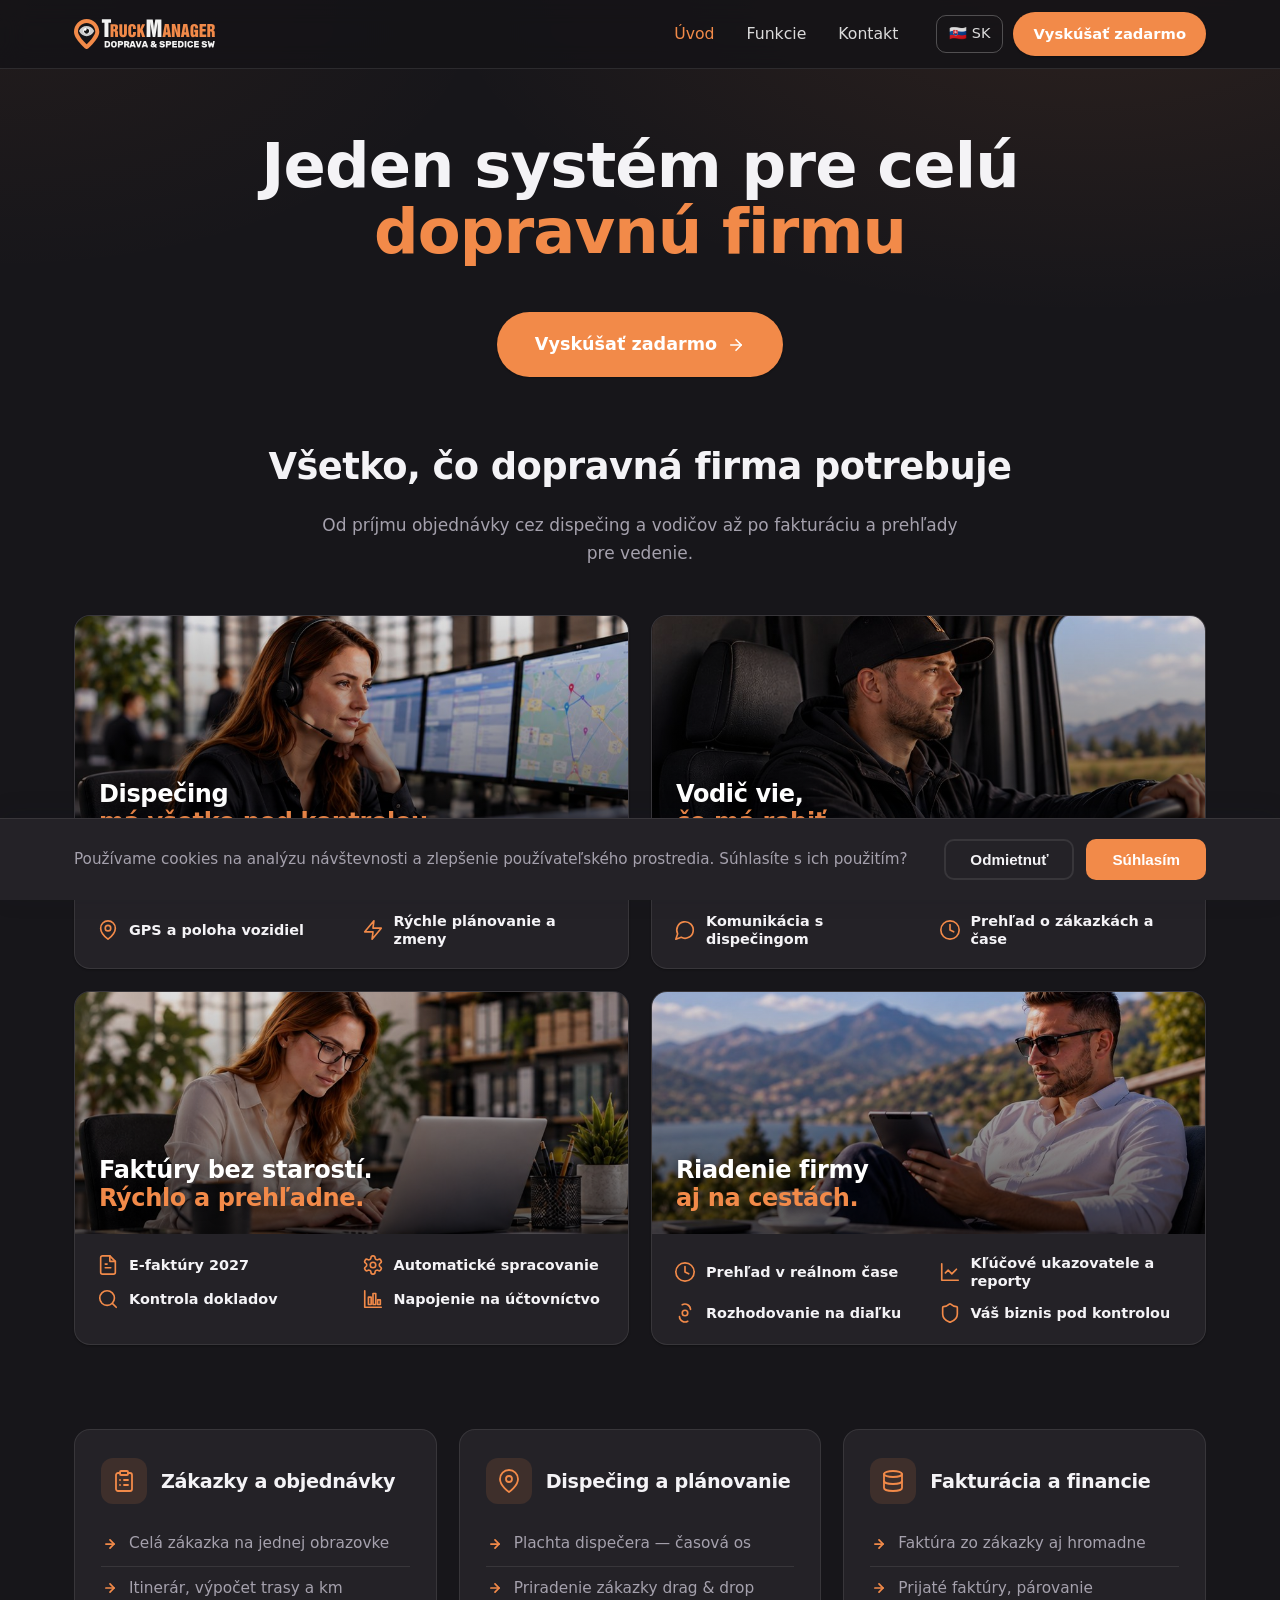
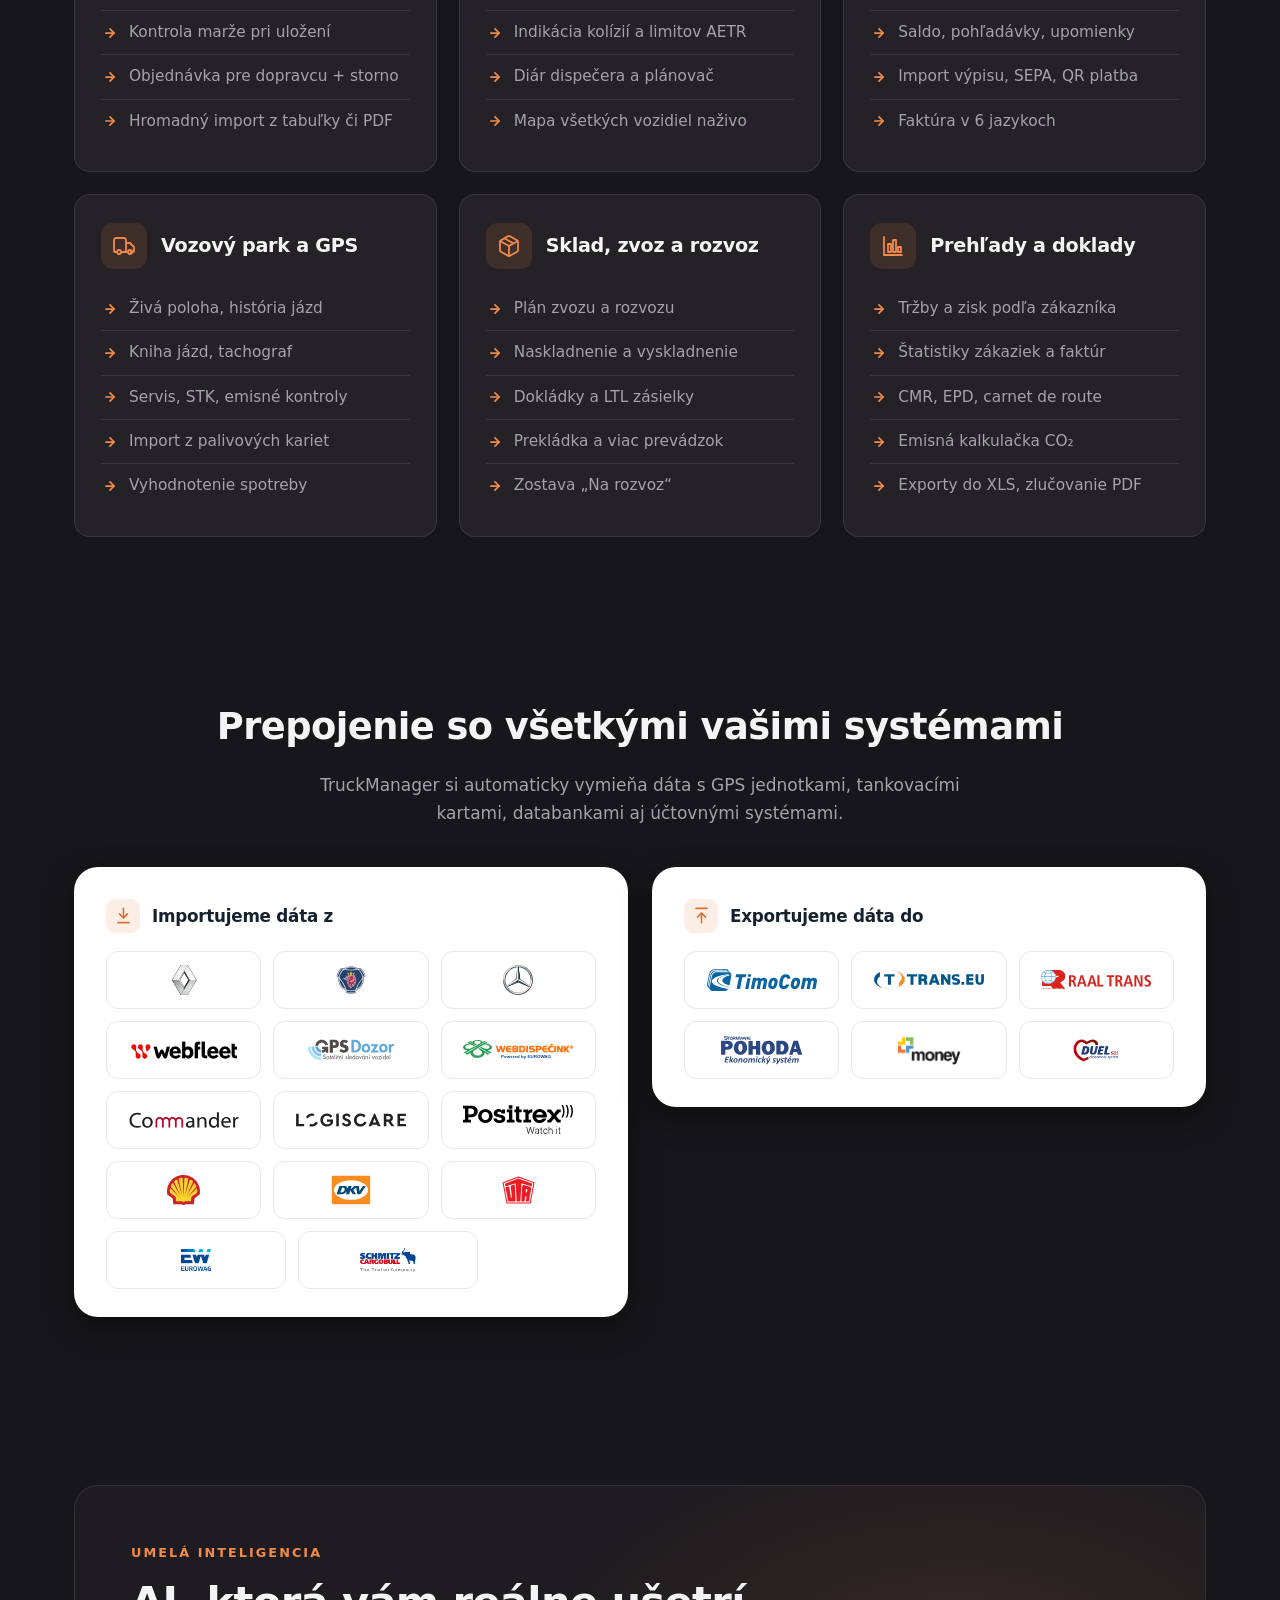
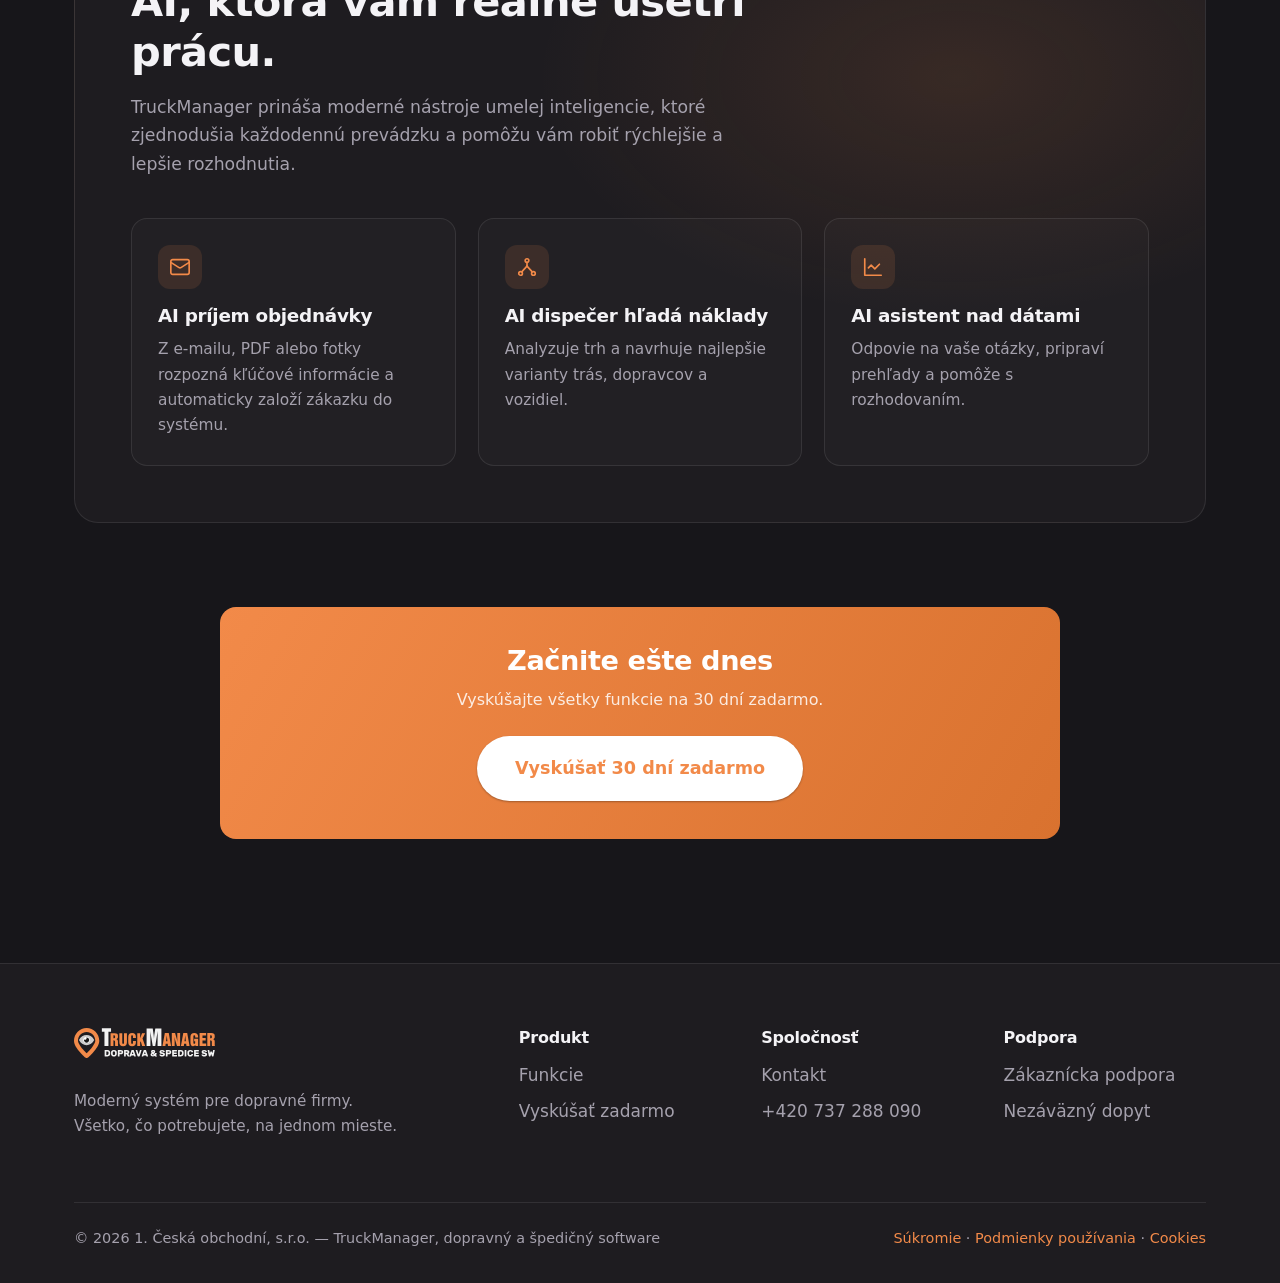
<file: sk/index.html>
<!DOCTYPE html>
<html lang="sk">
<head>
  <meta charset="UTF-8">
  <meta name="viewport" content="width=device-width, initial-scale=1.0">
  <title>Jeden systém pre celú dopravnú firmu | TruckManager — dopravný a špedičný software s AI</title>
  <meta name="description" content="TruckManager je jeden systém pre celú dopravnú firmu — dispečing, aplikácia pre vodičov, automatická fakturácia, vozový park s GPS a AI, ktorá číta objednávky. Základ zadarmo, plná verzia na 30 dní zadarmo.">
  <meta name="keywords" content="dopravný software, špedičný software, TMS systém, dispečerský software, software pre dopravcov, fakturácia doprava, aplikácia pre vodičov, vozový park GPS, AI doprava">
  <meta name="author" content="TruckManager">
  <meta name="robots" content="index, follow, max-image-preview:large">
  <link rel="canonical" href="https://www.truckmanager.eu/sk/">

  <!-- Jazykové verzie -->
  <link rel="alternate" hreflang="cs" href="https://www.truckmanager.eu/cs/">
  <link rel="alternate" hreflang="sk" href="https://www.truckmanager.eu/sk/">
  <link rel="alternate" hreflang="en" href="https://www.truckmanager.eu/en/">
  <link rel="alternate" hreflang="x-default" href="https://www.truckmanager.eu/cs/">

  <!-- Open Graph -->
  <meta property="og:type" content="website">
  <meta property="og:site_name" content="TruckManager">
  <meta property="og:title" content="Jeden systém pre celú dopravnú firmu — TruckManager">
  <meta property="og:description" content="Dispečing, vodiči, fakturácia aj riadenie firmy na jednom mieste. AI číta objednávky a hľadá náklady. Základná verzia zadarmo.">
  <meta property="og:url" content="https://www.truckmanager.eu/sk/">
  <meta property="og:image" content="https://www.truckmanager.eu/assets/img/og-image.png">
  <meta property="og:locale" content="sk_SK">
  <meta property="og:locale:alternate" content="cs_CZ">
  <meta property="og:locale:alternate" content="en_US">

  <!-- Twitter Card -->
  <meta name="twitter:card" content="summary_large_image">
  <meta name="twitter:title" content="Jeden systém pre celú dopravnú firmu — TruckManager">
  <meta name="twitter:description" content="Dispečing, vodiči, fakturácia aj riadenie firmy na jednom mieste. AI číta objednávky a hľadá náklady. Základná verzia zadarmo.">
  <meta name="twitter:image" content="https://www.truckmanager.eu/assets/img/og-image.png">

  <!-- Favicon -->
  <link rel="icon" type="image/png" sizes="16x16" href="../assets/img/favicon/TM_logo16x16.png">
  <link rel="icon" type="image/png" sizes="32x32" href="../assets/img/favicon/TM_logo32x32.png">
  <link rel="apple-touch-icon" sizes="180x180" href="../assets/img/favicon/TM_logo180x180.png">
  <link rel="icon" type="image/png" sizes="192x192" href="../assets/img/favicon/TM_logo192x192.png">
  <link rel="icon" type="image/png" sizes="512x512" href="../assets/img/favicon/TM_logo512x512.png">

  <!-- Štruktúrované dáta: SoftwareApplication -->
  <script type="application/ld+json">
  {
    "@context": "https://schema.org",
    "@type": "SoftwareApplication",
    "name": "TruckManager",
    "applicationCategory": "BusinessApplication",
    "applicationSubCategory": "Transportation Management System",
    "operatingSystem": "Web, Android, iOS",
    "description": "Jeden systém pre celú dopravnú firmu — dispečing, aplikácia pre vodičov, automatická fakturácia, vozový park s GPS a umelá inteligencia, ktorá číta objednávky a hľadá náklady.",
    "url": "https://www.truckmanager.eu/sk/",
    "inLanguage": "sk",
    "offers": {
      "@type": "Offer",
      "price": "0",
      "priceCurrency": "EUR",
      "description": "Základ navždy zadarmo, plná verzia na 30 dní zadarmo"
    },
    "provider": {
      "@type": "Organization",
      "name": "TruckManager",
      "url": "https://www.truckmanager.eu"
    }
  }
  </script>

  <link rel="stylesheet" href="../assets/css/style.css">
</head>
<body>

  <header class="site-header">
    <div class="container site-header__inner">
      <a class="site-logo" href="index.html">
        <img src="../assets/img/tm_logo_white.svg" alt="TruckManager" class="logo-img">
      </a>

      <nav class="main-nav" id="mainNav">
        <ul>
          <li><a href="index.html" class="active">Úvod</a></li>
          <li><a href="funkce.html">Funkcie</a></li>
          <li><a href="kontakt.html">Kontakt</a></li>
        </ul>
      </nav>

      <div class="header-actions">
        <div class="lang-switch">
          <button type="button">🇸🇰 SK</button>
          <ul>
            <li><a href="../cs/index.html">Čeština</a></li>
            <li><a href="../sk/index.html">Slovenčina</a></li>
            <li><a href="../en/index.html">English</a></li>
          </ul>
        </div>
        <a class="btn btn--primary btn--sm btn--pill header-cta" href="vyzkouset-zdarma.html">Vyskúšať zadarmo</a>
        <button class="nav-toggle" type="button" aria-label="Menu">☰</button>
      </div>
    </div>
  </header>

  <main>

    <!-- HERO -->
    <section class="hero-home">
      <div class="container">
        <div class="hero-home__inner">
          <div class="hero-home__row">
            <h1>Jeden systém pre celú<br><span class="accent">dopravnú firmu</span></h1>
            <div class="hero-home__cta">
              <a class="btn btn--primary btn--lg btn--pill btn--arrow" href="vyzkouset-zdarma.html">
                Vyskúšať zadarmo
                <svg viewBox="0 0 24 24" fill="none" stroke="currentColor" stroke-width="2.2" stroke-linecap="round" stroke-linejoin="round" aria-hidden="true"><path d="M5 12h14"/><path d="m12 5 7 7-7 7"/></svg>
              </a>
            </div>
          </div>
        </div>
      </div>
    </section>

    <!-- 4 BANNEROVÉ KARTY -->
    <section class="section" style="padding-top: 24px;">
      <div class="container">
        <h2 class="text-center">Všetko, čo dopravná firma potrebuje</h2>
        <p class="text-center" style="color: var(--color-text-muted); max-width: 640px; margin: 0 auto 48px;">
          Od príjmu objednávky cez dispečing a vodičov až po fakturáciu a prehľady pre vedenie.
        </p>
        <div class="banner-grid">

          <article class="banner-card">
            <div class="banner-card__media" data-img style="background-image: linear-gradient(180deg, rgba(0,0,0,.12), rgba(0,0,0,.68)), url('../assets/img/banners/dispecink.jpg');" role="img" aria-label="Dispečing má všetko pod kontrolou">
              <h3 class="banner-card__title">Dispečing<span>má všetko pod kontrolou.</span></h3>
            </div>
            <div class="banner-card__features">
              <div class="banner-feature"><svg viewBox="0 0 24 24" fill="none" stroke="currentColor" stroke-width="1.8" stroke-linecap="round" stroke-linejoin="round"><rect width="18" height="18" x="3" y="3" rx="2"/><path d="M3 9h18"/><path d="M9 21V9"/></svg>Prehľad zákaziek</div>
              <div class="banner-feature"><svg viewBox="0 0 24 24" fill="none" stroke="currentColor" stroke-width="1.8" stroke-linecap="round" stroke-linejoin="round"><path d="M7.9 20A9 9 0 1 0 4 16.1L2 22z"/></svg>Komunikácia s vodičmi</div>
              <div class="banner-feature"><svg viewBox="0 0 24 24" fill="none" stroke="currentColor" stroke-width="1.8" stroke-linecap="round" stroke-linejoin="round"><path d="M20 10c0 6-8 12-8 12s-8-6-8-12a8 8 0 0 1 16 0Z"/><circle cx="12" cy="10" r="3"/></svg>GPS a poloha vozidiel</div>
              <div class="banner-feature"><svg viewBox="0 0 24 24" fill="none" stroke="currentColor" stroke-width="1.8" stroke-linecap="round" stroke-linejoin="round"><path d="M13 2 3 14h9l-1 8 10-12h-9z"/></svg>Rýchle plánovanie a zmeny</div>
            </div>
          </article>

          <article class="banner-card">
            <div class="banner-card__media" data-img style="background-image: linear-gradient(180deg, rgba(0,0,0,.12), rgba(0,0,0,.68)), url('../assets/img/banners/ridic.jpg');" role="img" aria-label="Vodič vie, čo má robiť">
              <h3 class="banner-card__title">Vodič vie,<span>čo má robiť.</span></h3>
            </div>
            <div class="banner-card__features">
              <div class="banner-feature"><svg viewBox="0 0 24 24" fill="none" stroke="currentColor" stroke-width="1.8" stroke-linecap="round" stroke-linejoin="round"><path d="m3 11 19-9-9 19-2-8-8-2z"/></svg>Navigácia a trasa</div>
              <div class="banner-feature"><svg viewBox="0 0 24 24" fill="none" stroke="currentColor" stroke-width="1.8" stroke-linecap="round" stroke-linejoin="round"><path d="M14 2H6a2 2 0 0 0-2 2v16a2 2 0 0 0 2 2h12a2 2 0 0 0 2-2V8z"/><path d="M14 2v6h6"/><path d="M16 13H8"/><path d="M16 17H8"/></svg>Dokumenty a pokyny</div>
              <div class="banner-feature"><svg viewBox="0 0 24 24" fill="none" stroke="currentColor" stroke-width="1.8" stroke-linecap="round" stroke-linejoin="round"><path d="M7.9 20A9 9 0 1 0 4 16.1L2 22z"/></svg>Komunikácia s dispečingom</div>
              <div class="banner-feature"><svg viewBox="0 0 24 24" fill="none" stroke="currentColor" stroke-width="1.8" stroke-linecap="round" stroke-linejoin="round"><circle cx="12" cy="12" r="10"/><path d="M12 6v6l4 2"/></svg>Prehľad o zákazkách a čase</div>
            </div>
          </article>

          <article class="banner-card">
            <div class="banner-card__media" data-img style="background-image: linear-gradient(180deg, rgba(0,0,0,.12), rgba(0,0,0,.68)), url('../assets/img/banners/fakturace.jpg');" role="img" aria-label="Faktúry bez starostí, rýchlo a prehľadne">
              <h3 class="banner-card__title">Faktúry bez starostí.<span>Rýchlo a prehľadne.</span></h3>
            </div>
            <div class="banner-card__features">
              <div class="banner-feature"><svg viewBox="0 0 24 24" fill="none" stroke="currentColor" stroke-width="1.8" stroke-linecap="round" stroke-linejoin="round"><path d="M14 2H6a2 2 0 0 0-2 2v16a2 2 0 0 0 2 2h12a2 2 0 0 0 2-2V8z"/><path d="M14 2v6h6"/><path d="M9 15h6"/><path d="M9 11h2"/></svg>E-faktúry 2027</div>
              <div class="banner-feature"><svg viewBox="0 0 24 24" fill="none" stroke="currentColor" stroke-width="1.8" stroke-linecap="round" stroke-linejoin="round"><path d="M12.22 2h-.44a2 2 0 0 0-2 2v.18a2 2 0 0 1-1 1.73l-.43.25a2 2 0 0 1-2 0l-.15-.08a2 2 0 0 0-2.73.73l-.22.38a2 2 0 0 0 .73 2.73l.15.1a2 2 0 0 1 1 1.72v.51a2 2 0 0 1-1 1.74l-.15.09a2 2 0 0 0-.73 2.73l.22.38a2 2 0 0 0 2.73.73l.15-.08a2 2 0 0 1 2 0l.43.25a2 2 0 0 1 1 1.73V20a2 2 0 0 0 2 2h.44a2 2 0 0 0 2-2v-.18a2 2 0 0 1 1-1.73l.43-.25a2 2 0 0 1 2 0l.15.08a2 2 0 0 0 2.73-.73l.22-.39a2 2 0 0 0-.73-2.73l-.15-.08a2 2 0 0 1-1-1.74v-.5a2 2 0 0 1 1-1.74l.15-.09a2 2 0 0 0 .73-2.73l-.22-.38a2 2 0 0 0-2.73-.73l-.15.08a2 2 0 0 1-2 0l-.43-.25a2 2 0 0 1-1-1.73V4a2 2 0 0 0-2-2z"/><circle cx="12" cy="12" r="3"/></svg>Automatické spracovanie</div>
              <div class="banner-feature"><svg viewBox="0 0 24 24" fill="none" stroke="currentColor" stroke-width="1.8" stroke-linecap="round" stroke-linejoin="round"><circle cx="11" cy="11" r="8"/><path d="m21 21-4.3-4.3"/></svg>Kontrola dokladov</div>
              <div class="banner-feature"><svg viewBox="0 0 24 24" fill="none" stroke="currentColor" stroke-width="1.8" stroke-linecap="round" stroke-linejoin="round"><path d="M3 3v18h18"/><rect x="7" y="10" width="3" height="8"/><rect x="12" y="6" width="3" height="12"/><rect x="17" y="13" width="3" height="5"/></svg>Napojenie na účtovníctvo</div>
            </div>
          </article>

          <article class="banner-card">
            <div class="banner-card__media" data-img style="background-image: linear-gradient(180deg, rgba(0,0,0,.12), rgba(0,0,0,.68)), url('../assets/img/banners/vedeni.jpg');" role="img" aria-label="Riadenie firmy aj na cestách">
              <h3 class="banner-card__title">Riadenie firmy<span>aj na cestách.</span></h3>
            </div>
            <div class="banner-card__features">
              <div class="banner-feature"><svg viewBox="0 0 24 24" fill="none" stroke="currentColor" stroke-width="1.8" stroke-linecap="round" stroke-linejoin="round"><circle cx="12" cy="12" r="10"/><path d="M12 6v6l4 2"/></svg>Prehľad v reálnom čase</div>
              <div class="banner-feature"><svg viewBox="0 0 24 24" fill="none" stroke="currentColor" stroke-width="1.8" stroke-linecap="round" stroke-linejoin="round"><path d="M3 3v18h18"/><path d="m19 9-5 5-4-4-3 3"/></svg>Kľúčové ukazovatele a reporty</div>
              <div class="banner-feature"><svg viewBox="0 0 24 24" fill="none" stroke="currentColor" stroke-width="1.8" stroke-linecap="round" stroke-linejoin="round"><path d="M18 8a6 6 0 0 0-9-5"/><path d="M6 16a6 6 0 0 0 9 5"/><circle cx="12" cy="12" r="3"/></svg>Rozhodovanie na diaľku</div>
              <div class="banner-feature"><svg viewBox="0 0 24 24" fill="none" stroke="currentColor" stroke-width="1.8" stroke-linecap="round" stroke-linejoin="round"><path d="M20 13c0 5-3.5 7.5-7.66 8.95a1 1 0 0 1-.67-.01C7.5 20.5 4 18 4 13V6a1 1 0 0 1 1-1c2 0 4.5-1.2 6.24-2.72a1.17 1.17 0 0 1 1.52 0C14.51 3.81 17 5 19 5a1 1 0 0 1 1 1z"/></svg>Váš biznis pod kontrolou</div>
            </div>
          </article>

        </div>
      </div>
    </section>

    <!-- 6 KATEGÓRIÍ FUNKCIÍ -->
    <section class="section" style="padding-top: 0;">
      <div class="container">
        <div class="cat-grid">

          <article class="cat-card">
            <div class="cat-card__head">
              <span class="cat-card__icon"><svg viewBox="0 0 24 24" fill="none" stroke="currentColor" stroke-width="1.8" stroke-linecap="round" stroke-linejoin="round"><path d="M16 4h2a2 2 0 0 1 2 2v14a2 2 0 0 1-2 2H6a2 2 0 0 1-2-2V6a2 2 0 0 1 2-2h2"/><rect width="8" height="4" x="8" y="2" rx="1"/><path d="M12 11h4"/><path d="M12 16h4"/><path d="M8 11h.01"/><path d="M8 16h.01"/></svg></span>
              <h3>Zákazky a objednávky</h3>
            </div>
            <ul class="cat-list">
              <li>Celá zákazka na jednej obrazovke</li>
              <li>Itinerár, výpočet trasy a km</li>
              <li>Kontrola marže pri uložení</li>
              <li>Objednávka pre dopravcu + storno</li>
              <li>Hromadný import z tabuľky či PDF</li>
            </ul>
          </article>

          <article class="cat-card">
            <div class="cat-card__head">
              <span class="cat-card__icon"><svg viewBox="0 0 24 24" fill="none" stroke="currentColor" stroke-width="1.8" stroke-linecap="round" stroke-linejoin="round"><path d="M21 10c0 7-9 13-9 13s-9-6-9-13a9 9 0 0 1 18 0Z"/><circle cx="12" cy="10" r="3"/></svg></span>
              <h3>Dispečing a plánovanie</h3>
            </div>
            <ul class="cat-list">
              <li>Plachta dispečera — časová os</li>
              <li>Priradenie zákazky drag &amp; drop</li>
              <li>Indikácia kolízií a limitov AETR</li>
              <li>Diár dispečera a plánovač</li>
              <li>Mapa všetkých vozidiel naživo</li>
            </ul>
          </article>

          <article class="cat-card">
            <div class="cat-card__head">
              <span class="cat-card__icon"><svg viewBox="0 0 24 24" fill="none" stroke="currentColor" stroke-width="1.8" stroke-linecap="round" stroke-linejoin="round"><ellipse cx="12" cy="5" rx="9" ry="3"/><path d="M3 5v14a9 3 0 0 0 18 0V5"/><path d="M3 12a9 3 0 0 0 18 0"/></svg></span>
              <h3>Fakturácia a financie</h3>
            </div>
            <ul class="cat-list">
              <li>Faktúra zo zákazky aj hromadne</li>
              <li>Prijaté faktúry, párovanie</li>
              <li>Saldo, pohľadávky, upomienky</li>
              <li>Import výpisu, SEPA, QR platba</li>
              <li>Faktúra v 6 jazykoch</li>
            </ul>
          </article>

          <article class="cat-card">
            <div class="cat-card__head">
              <span class="cat-card__icon"><svg viewBox="0 0 24 24" fill="none" stroke="currentColor" stroke-width="1.8" stroke-linecap="round" stroke-linejoin="round"><path d="M14 18V6a2 2 0 0 0-2-2H4a2 2 0 0 0-2 2v11a1 1 0 0 0 1 1h2"/><path d="M15 18h-5"/><path d="M14 9h4l4 4v4a1 1 0 0 1-1 1h-2"/><circle cx="7" cy="18" r="2"/><circle cx="18" cy="18" r="2"/></svg></span>
              <h3>Vozový park a GPS</h3>
            </div>
            <ul class="cat-list">
              <li>Živá poloha, história jázd</li>
              <li>Kniha jázd, tachograf</li>
              <li>Servis, STK, emisné kontroly</li>
              <li>Import z palivových kariet</li>
              <li>Vyhodnotenie spotreby</li>
            </ul>
          </article>

          <article class="cat-card">
            <div class="cat-card__head">
              <span class="cat-card__icon"><svg viewBox="0 0 24 24" fill="none" stroke="currentColor" stroke-width="1.8" stroke-linecap="round" stroke-linejoin="round"><path d="m7.5 4.27 9 5.15"/><path d="M21 8a2 2 0 0 0-1-1.73l-7-4a2 2 0 0 0-2 0l-7 4A2 2 0 0 0 3 8v8a2 2 0 0 0 1 1.73l7 4a2 2 0 0 0 2 0l7-4A2 2 0 0 0 21 16Z"/><path d="m3.3 7 8.7 5 8.7-5"/><path d="M12 22V12"/></svg></span>
              <h3>Sklad, zvoz a rozvoz</h3>
            </div>
            <ul class="cat-list">
              <li>Plán zvozu a rozvozu</li>
              <li>Naskladnenie a vyskladnenie</li>
              <li>Dokládky a LTL zásielky</li>
              <li>Prekládka a viac prevádzok</li>
              <li>Zostava „Na rozvoz“</li>
            </ul>
          </article>

          <article class="cat-card">
            <div class="cat-card__head">
              <span class="cat-card__icon"><svg viewBox="0 0 24 24" fill="none" stroke="currentColor" stroke-width="1.8" stroke-linecap="round" stroke-linejoin="round"><path d="M3 3v18h18"/><rect x="7" y="10" width="3" height="8"/><rect x="12" y="6" width="3" height="12"/><rect x="17" y="13" width="3" height="5"/></svg></span>
              <h3>Prehľady a doklady</h3>
            </div>
            <ul class="cat-list">
              <li>Tržby a zisk podľa zákazníka</li>
              <li>Štatistiky zákaziek a faktúr</li>
              <li>CMR, EPD, carnet de route</li>
              <li>Emisná kalkulačka CO₂</li>
              <li>Exporty do XLS, zlučovanie PDF</li>
            </ul>
          </article>

        </div>
      </div>
    </section>

    <!-- INTEGRÁCIE -->
    <section class="section" aria-label="Integrácie">
      <div class="container">
        <h2 class="text-center">Prepojenie so všetkými vašimi systémami</h2>
        <p class="integrations__intro">TruckManager si automaticky vymieňa dáta s GPS jednotkami, tankovacími kartami, databankami aj účtovnými systémami.</p>
        <div class="integrations">

          <div class="integrations__group">
            <h3 class="integrations__label">
              <span class="ico"><svg viewBox="0 0 24 24" fill="none" stroke="currentColor" stroke-width="2" stroke-linecap="round" stroke-linejoin="round" aria-hidden="true"><path d="M12 3v12"/><path d="m7 10 5 5 5-5"/><path d="M5 21h14"/></svg></span>
              Importujeme dáta z
            </h3>
            <div class="integrations__logos">
              <div class="int-logo"><img src="../assets/img/integrace/renault.svg" alt="Renault Optifleet"></div>
              <div class="int-logo"><img src="../assets/img/integrace/scania.svg" alt="Scania Fleet Manager"></div>
              <div class="int-logo"><img src="../assets/img/integrace/mercedes.svg" alt="Mercedes-Benz Fleetboard"></div>
              <div class="int-logo"><img src="../assets/img/integrace/webfleet.png" alt="Webfleet"></div>
              <div class="int-logo"><img src="../assets/img/integrace/gpsdozor.svg" alt="GPS Dozor"></div>
              <div class="int-logo"><img src="../assets/img/integrace/webdispecink.svg" alt="Webdispečink"></div>
              <div class="int-logo"><img src="../assets/img/integrace/commander.svg" alt="Commander"></div>
              <div class="int-logo"><img src="../assets/img/integrace/logiscare.svg" alt="Logiscare"></div>
              <div class="int-logo"><img src="../assets/img/integrace/positrex.svg" alt="Positrex"></div>
              <div class="int-logo"><img src="../assets/img/integrace/shell.svg" alt="Shell"></div>
              <div class="int-logo"><img src="../assets/img/integrace/dkv.svg" alt="DKV"></div>
              <div class="int-logo"><img src="../assets/img/integrace/uta.svg" alt="UTA"></div>
              <div class="int-logo"><img src="../assets/img/integrace/eurowag.png" alt="Eurowag"></div>
              <div class="int-logo"><img src="../assets/img/integrace/schmitz.png" alt="Schmitz Cargobull"></div>
            </div>
          </div>

          <div class="integrations__group">
            <h3 class="integrations__label">
              <span class="ico"><svg viewBox="0 0 24 24" fill="none" stroke="currentColor" stroke-width="2" stroke-linecap="round" stroke-linejoin="round" aria-hidden="true"><path d="M12 21V9"/><path d="m7 14 5-5 5 5"/><path d="M5 3h14"/></svg></span>
              Exportujeme dáta do
            </h3>
            <div class="integrations__logos">
              <div class="int-logo"><img src="../assets/img/integrace/timocom.svg" alt="Timocom"></div>
              <div class="int-logo"><img src="../assets/img/integrace/transeu.svg" alt="Trans.eu"></div>
              <div class="int-logo"><img src="../assets/img/integrace/raaltrans.svg" alt="RaalTrans"></div>
              <div class="int-logo"><img src="../assets/img/integrace/pohoda.svg" alt="Pohoda"></div>
              <div class="int-logo"><img src="../assets/img/integrace/money.png" alt="Money"></div>
              <div class="int-logo"><img src="../assets/img/integrace/duel.png" alt="DUEL"></div>
            </div>
          </div>

        </div>
      </div>
    </section>

    <!-- AI PANEL -->
    <section class="section">
      <div class="container">
        <div class="ai-panel">
          <div class="ai-panel__head">
            <span class="ai-panel__eyebrow">Umelá inteligencia</span>
            <h2>AI, ktorá vám reálne ušetrí prácu.</h2>
            <p>
              TruckManager prináša moderné nástroje umelej inteligencie, ktoré zjednodušia
              každodennú prevádzku a pomôžu vám robiť rýchlejšie a lepšie rozhodnutia.
            </p>
          </div>
          <div class="ai-cards">
            <article class="ai-card">
              <div class="ai-card__icon"><svg viewBox="0 0 24 24" fill="none" stroke="currentColor" stroke-width="1.8" stroke-linecap="round" stroke-linejoin="round"><rect width="20" height="16" x="2" y="4" rx="2"/><path d="m22 7-8.97 5.7a1.94 1.94 0 0 1-2.06 0L2 7"/></svg></div>
              <h3>AI príjem objednávky</h3>
              <p>Z e-mailu, PDF alebo fotky rozpozná kľúčové informácie a automaticky založí zákazku do systému.</p>
            </article>
            <article class="ai-card">
              <div class="ai-card__icon"><svg viewBox="0 0 24 24" fill="none" stroke="currentColor" stroke-width="1.8" stroke-linecap="round" stroke-linejoin="round"><circle cx="12" cy="5" r="2"/><circle cx="5" cy="19" r="2"/><circle cx="19" cy="19" r="2"/><path d="M12 7v4"/><path d="M12 11 6.5 17"/><path d="M12 11l5.5 6"/></svg></div>
              <h3>AI dispečer hľadá náklady</h3>
              <p>Analyzuje trh a navrhuje najlepšie varianty trás, dopravcov a vozidiel.</p>
            </article>
            <article class="ai-card">
              <div class="ai-card__icon"><svg viewBox="0 0 24 24" fill="none" stroke="currentColor" stroke-width="1.8" stroke-linecap="round" stroke-linejoin="round"><path d="M3 3v18h18"/><path d="m19 9-5 5-4-4-3 3"/></svg></div>
              <h3>AI asistent nad dátami</h3>
              <p>Odpovie na vaše otázky, pripraví prehľady a pomôže s rozhodovaním.</p>
            </article>
          </div>
        </div>
      </div>
    </section>

    <!-- CTA -->
    <section class="section" style="padding-top: 0;">
      <div class="container">
        <div class="cta-band">
          <h2>Začnite ešte dnes</h2>
          <p>Vyskúšajte všetky funkcie na 30 dní zadarmo.</p>
          <div class="hero-home__cta" style="justify-content: center;">
            <a class="btn btn--primary btn--lg btn--pill" href="vyzkouset-zdarma.html">Vyskúšať 30 dní zadarmo</a>
          </div>
        </div>
      </div>
    </section>

  </main>

  <footer class="site-footer">
    <div class="container">
      <div class="site-footer__grid">
        <div>
          <a class="site-logo" href="index.html"><img src="../assets/img/tm_logo_white.svg" alt="TruckManager" class="logo-img"></a>
          <p class="about">
            Moderný systém pre dopravné firmy.<br>
            Všetko, čo potrebujete, na jednom mieste.
          </p>
        </div>
        <div>
          <h4>Produkt</h4>
          <ul>
            <li><a href="funkce.html">Funkcie</a></li>
            <li><a href="vyzkouset-zdarma.html">Vyskúšať zadarmo</a></li>
          </ul>
        </div>
        <div>
          <h4>Spoločnosť</h4>
          <ul>
            <li><a href="kontakt.html">Kontakt</a></li>
            <li><a href="tel:+420737288090">+420 737 288 090</a></li>
          </ul>
        </div>
        <div>
          <h4>Podpora</h4>
          <ul>
            <li><a href="kontakt.html">Zákaznícka podpora</a></li>
            <li><a href="vyzkouset-zdarma.html">Nezáväzný dopyt</a></li>
          </ul>
        </div>
      </div>
      <div class="site-footer__bottom">
        <span>© 2026 1. Česká obchodní, s.r.o. — TruckManager, dopravný a špedičný software</span>
        <span><a href="#">Súkromie</a> · <a href="#">Podmienky používania</a> · <a href="#">Cookies</a></span>
      </div>
    </div>
  </footer>

  <script src="../assets/js/main.js"></script>

  <!-- Cookie lišta -->
  <div class="cookie-banner" role="dialog" aria-label="Cookie lišta">
    <div class="container">
      <div class="cookie-banner__inner">
        <p class="cookie-banner__text">
          Používame cookies na analýzu návštevnosti a zlepšenie používateľského prostredia.
          Súhlasíte s ich použitím?
        </p>
        <div class="cookie-banner__actions">
          <button class="cookie-banner__btn cookie-banner__btn--decline" data-cookie-decline>Odmietnuť</button>
          <button class="cookie-banner__btn cookie-banner__btn--accept" data-cookie-accept>Súhlasím</button>
        </div>
      </div>
    </div>
  </div>
</body>
</html>
</file>
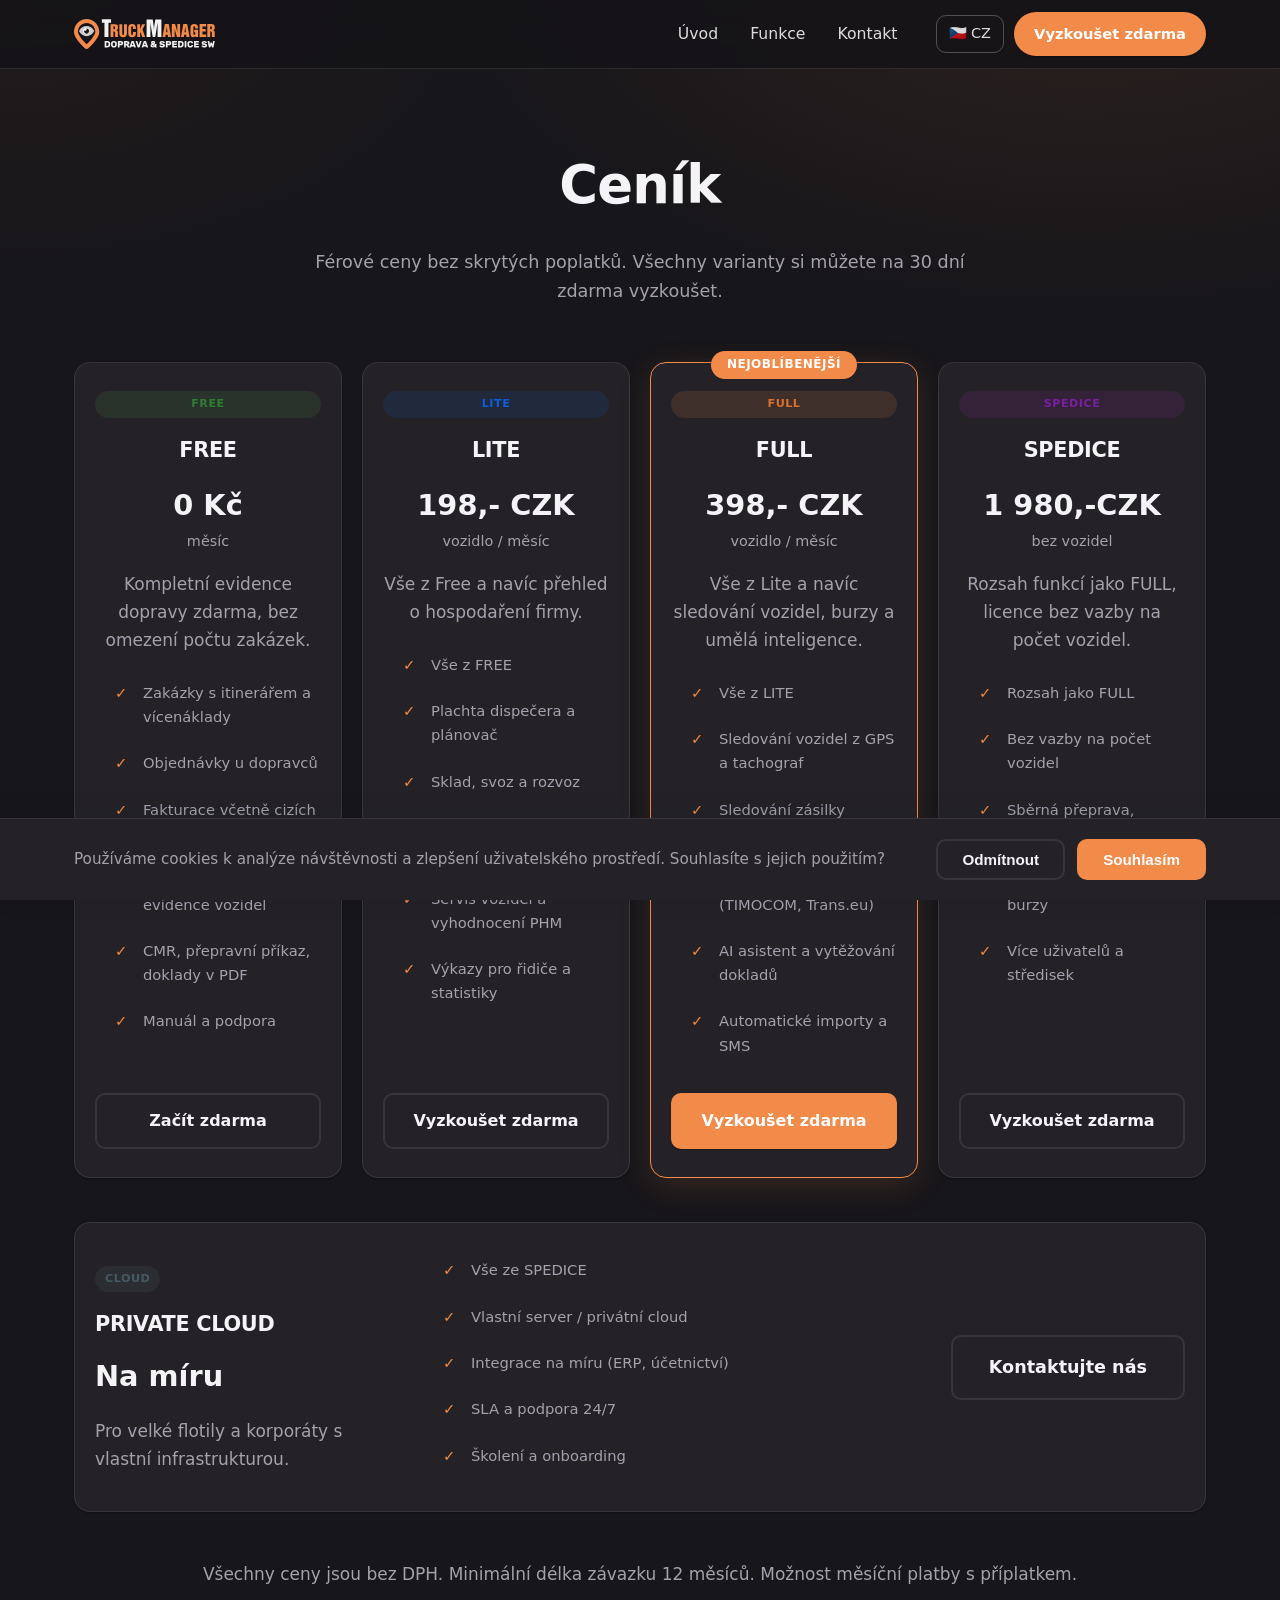
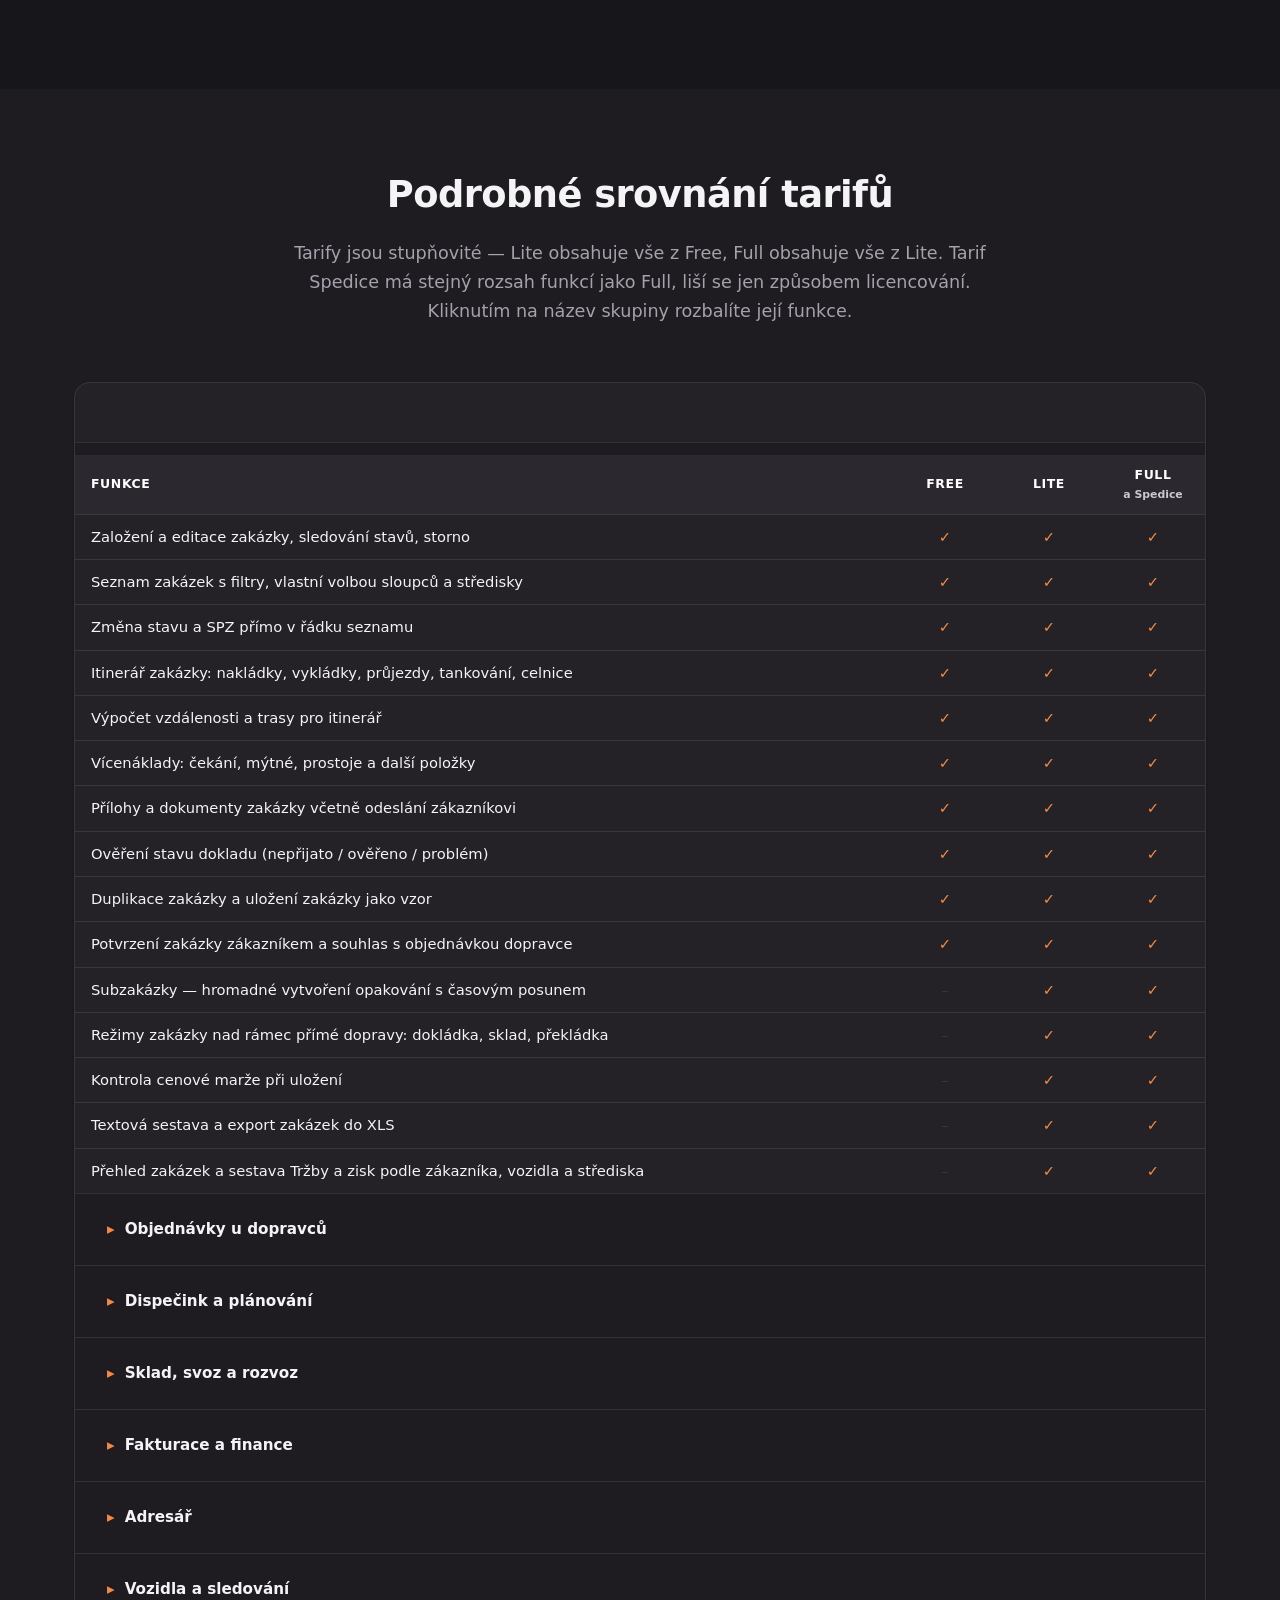
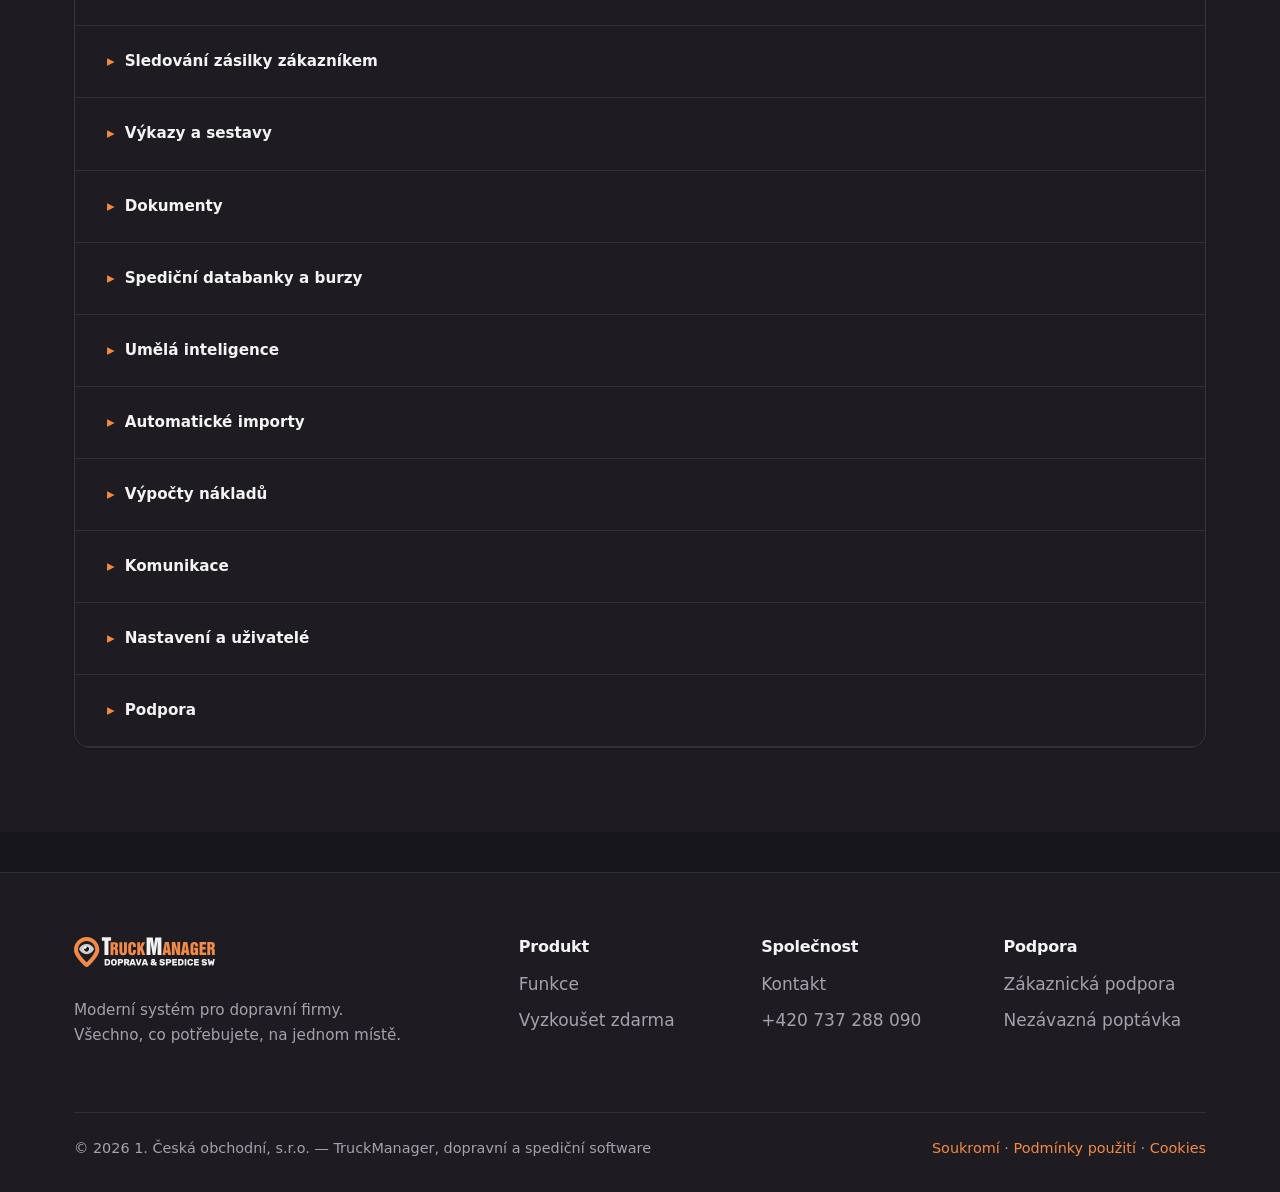
<file: cs/cenik.html>
<!DOCTYPE html>
<html lang="cs">
<head>
  <meta charset="UTF-8">
  <meta name="viewport" content="width=device-width, initial-scale=1.0">
  <meta name="robots" content="noindex, follow">
  <title>Ceník — TruckManager</title>
  <meta name="description" content="Ceník dopravního softwaru TruckManager. Transparentní ceny, 30 dní zkušební verze zdarma.">
  <link rel="stylesheet" href="../assets/css/style.css">
  <link rel="icon" type="image/png" sizes="32x32" href="../assets/img/favicon/TM_logo32x32.png">
  <link rel="apple-touch-icon" sizes="180x180" href="../assets/img/favicon/TM_logo180x180.png">
</head>
<body>

  <header class="site-header">
    <div class="container site-header__inner">
      <a class="site-logo" href="index.html">
        <img src="../assets/img/tm_logo_white.svg" alt="TruckManager" class="logo-img">
      </a>

      <nav class="main-nav" id="mainNav">
        <ul>
          <li><a href="index.html">Úvod</a></li>
          <li><a href="funkce.html">Funkce</a></li>
          <li><a href="kontakt.html">Kontakt</a></li>
        </ul>
      </nav>

      <div class="header-actions">
        <div class="lang-switch">
          <button type="button">🇨🇿 CZ</button>
          <ul>
            <li><a href="../cs/cenik.html">Čeština</a></li>
            <li><a href="../sk/cenik.html">Slovenčina</a></li>
            <li><a href="../en/cenik.html">English</a></li>
          </ul>
        </div>
        <a class="btn btn--primary btn--sm btn--pill header-cta" href="vyzkouset-zdarma.html">Vyzkoušet zdarma</a>
        <button class="nav-toggle" type="button" aria-label="Menu">☰</button>
      </div>
    </div>
  </header>

  <main>

    <section class="section">
      <div class="container">
        <div class="section__head">
          <h1>Ceník</h1>
          <p>Férové ceny bez skrytých poplatků. Všechny varianty si můžete na 30 dní zdarma vyzkoušet.</p>
        </div>

        <div class="grid grid--5">
          <!-- FREE -->
          <div class="card pricing-card">
            <span class="pricing-card__badge pricing-card__badge--free">Free</span>
            <h3>FREE</h3>
            <div class="price">0 Kč <small>měsíc</small></div>
            <p class="mb-0">Kompletní evidence dopravy zdarma, bez omezení počtu zakázek.</p>
            <ul>
              <li>Zakázky s itinerářem a vícenáklady</li>
              <li>Objednávky u dopravců</li>
              <li>Fakturace včetně cizích měn</li>
              <li>Adresář firem a evidence vozidel</li>
              <li>CMR, přepravní příkaz, doklady v PDF</li>
              <li>Manuál a podpora</li>
            </ul>
            <a class="btn btn--outline" href="vyzkouset-zdarma.html">Začít zdarma</a>
          </div>

          <!-- LITE -->
          <div class="card pricing-card">
            <span class="pricing-card__badge pricing-card__badge--lite">Lite</span>
            <h3>LITE</h3>
            <div class="price">198,- CZK <small>vozidlo / měsíc</small></div>
            <p class="mb-0">Vše z Free a navíc přehled o hospodaření firmy.</p>
            <ul>
              <li>Vše z FREE</li>
              <li>Plachta dispečera a plánovač</li>
              <li>Sklad, svoz a rozvoz</li>
              <li>Saldo, upomínky, napojení na účetnictví</li>
              <li>Servis vozidel a vyhodnocení PHM</li>
              <li>Výkazy pro řidiče a statistiky</li>
            </ul>
            <a class="btn btn--outline" href="vyzkouset-zdarma.html">Vyzkoušet zdarma</a>
          </div>

          <!-- FULL -->
          <div class="card pricing-card pricing-card--featured">
            <span class="badge-featured">Nejoblíbenější</span>
            <span class="pricing-card__badge pricing-card__badge--full">Full</span>
            <h3>FULL</h3>
            <div class="price">398,- CZK <small>vozidlo / měsíc</small></div>
            <p class="mb-0">Vše z Lite a navíc sledování vozidel, burzy a umělá inteligence.</p>
            <ul>
              <li>Vše z LITE</li>
              <li>Sledování vozidel z GPS a tachograf</li>
              <li>Sledování zásilky zákazníkem</li>
              <li>Spediční burzy (TIMOCOM, Trans.eu)</li>
              <li>AI asistent a vytěžování dokladů</li>
              <li>Automatické importy a SMS</li>
            </ul>
            <a class="btn btn--primary" href="vyzkouset-zdarma.html">Vyzkoušet zdarma</a>
          </div>

          <!-- SPEDICE -->
          <div class="card pricing-card">
            <span class="pricing-card__badge pricing-card__badge--spedice">Spedice</span>
            <h3>SPEDICE</h3>
            <div class="price">1 980,-CZK <small>bez vozidel</small></div>
            <p class="mb-0">Rozsah funkcí jako FULL, licence bez vazby na počet vozidel.</p>
            <ul>
              <li>Rozsah jako FULL</li>
              <li>Bez vazby na počet vozidel</li>
              <li>Sběrná přeprava, sklady a překládky</li>
              <li>Spediční databanky a burzy</li>
              <li>Více uživatelů a středisek</li>
            </ul>
            <a class="btn btn--outline" href="vyzkouset-zdarma.html">Vyzkoušet zdarma</a>
          </div>

          <!-- PRIVATE CLOUD — celá šířka -->
          <div class="card pricing-card pricing-card--wide">
            <div class="pricing-card__wide-inner">
              <div class="pricing-card__wide-main">
                <span class="pricing-card__badge pricing-card__badge--cloud">Cloud</span>
                <h3>PRIVATE CLOUD</h3>
                <div class="price">Na míru</div>
                <p class="mb-0">Pro velké flotily a korporáty s vlastní infrastrukturou.</p>
              </div>
              <div class="pricing-card__wide-features">
                <ul>
                  <li>Vše ze SPEDICE</li>
                  <li>Vlastní server / privátní cloud</li>
                  <li>Integrace na míru (ERP, účetnictví)</li>
                  <li>SLA a podpora 24/7</li>
                  <li>Školení a onboarding</li>
                </ul>
              </div>
              <div class="pricing-card__wide-action">
                <a class="btn btn--outline btn--lg" href="kontakt.html">Kontaktujte nás</a>
              </div>
            </div>
          </div>
        </div>

        <p class="text-center" style="margin-top: 48px; color: var(--color-text-muted);">
          Všechny ceny jsou bez DPH. Minimální délka závazku 12 měsíců. Možnost měsíční platby s příplatkem.
        </p>
      </div>
    </section>

    <section class="section section--alt" id="srovnani">
      <div class="container">
        <div class="section__head">
          <h2>Podrobné srovnání tarifů</h2>
          <p>
            Tarify jsou stupňovité — Lite obsahuje vše z Free, Full obsahuje vše z Lite.
            Tarif Spedice má stejný rozsah funkcí jako Full, liší se jen způsobem licencování.
            Kliknutím na název skupiny rozbalíte její funkce.
          </p>
        </div>

        <div class="compare-wrap">
          <table class="compare-table">
            <thead>
              <tr>
                <th scope="col">Funkce</th>
                <th scope="col">Free</th>
                <th scope="col">Lite</th>
                <th scope="col">Full <small>a Spedice</small></th>
              </tr>
            </thead>

            <tbody class="compare-group">
              <tr class="compare-group__row-head"><th colspan="4" class="compare-group__head"><button class="compare-group__toggle" type="button" aria-expanded="false">Zakázky</button></th></tr>
              <tr><td>Založení a editace zakázky, sledování stavů, storno</td><td class="yes">✓</td><td class="yes">✓</td><td class="yes">✓</td></tr>
              <tr><td>Seznam zakázek s filtry, vlastní volbou sloupců a středisky</td><td class="yes">✓</td><td class="yes">✓</td><td class="yes">✓</td></tr>
              <tr><td>Změna stavu a SPZ přímo v řádku seznamu</td><td class="yes">✓</td><td class="yes">✓</td><td class="yes">✓</td></tr>
              <tr><td>Itinerář zakázky: nakládky, vykládky, průjezdy, tankování, celnice</td><td class="yes">✓</td><td class="yes">✓</td><td class="yes">✓</td></tr>
              <tr><td>Výpočet vzdálenosti a trasy pro itinerář</td><td class="yes">✓</td><td class="yes">✓</td><td class="yes">✓</td></tr>
              <tr><td>Vícenáklady: čekání, mýtné, prostoje a další položky</td><td class="yes">✓</td><td class="yes">✓</td><td class="yes">✓</td></tr>
              <tr><td>Přílohy a dokumenty zakázky včetně odeslání zákazníkovi</td><td class="yes">✓</td><td class="yes">✓</td><td class="yes">✓</td></tr>
              <tr><td>Ověření stavu dokladu (nepřijato / ověřeno / problém)</td><td class="yes">✓</td><td class="yes">✓</td><td class="yes">✓</td></tr>
              <tr><td>Duplikace zakázky a uložení zakázky jako vzor</td><td class="yes">✓</td><td class="yes">✓</td><td class="yes">✓</td></tr>
              <tr><td>Potvrzení zakázky zákazníkem a souhlas s objednávkou dopravce</td><td class="yes">✓</td><td class="yes">✓</td><td class="yes">✓</td></tr>
              <tr><td>Subzakázky — hromadné vytvoření opakování s časovým posunem</td><td class="no">–</td><td class="yes">✓</td><td class="yes">✓</td></tr>
              <tr><td>Režimy zakázky nad rámec přímé dopravy: dokládka, sklad, překládka</td><td class="no">–</td><td class="yes">✓</td><td class="yes">✓</td></tr>
              <tr><td>Kontrola cenové marže při uložení</td><td class="no">–</td><td class="yes">✓</td><td class="yes">✓</td></tr>
              <tr><td>Textová sestava a export zakázek do XLS</td><td class="no">–</td><td class="yes">✓</td><td class="yes">✓</td></tr>
              <tr><td>Přehled zakázek a sestava Tržby a zisk podle zákazníka, vozidla a střediska</td><td class="no">–</td><td class="yes">✓</td><td class="yes">✓</td></tr>
            </tbody>

            <tbody class="compare-group">
              <tr class="compare-group__row-head"><th colspan="4" class="compare-group__head"><button class="compare-group__toggle" type="button" aria-expanded="false">Objednávky u dopravců</button></th></tr>
              <tr><td>Založení a editace objednávky, sledování stavů</td><td class="yes">✓</td><td class="yes">✓</td><td class="yes">✓</td></tr>
              <tr><td>Vygenerování objednávky přímo ze zakázky</td><td class="yes">✓</td><td class="yes">✓</td><td class="yes">✓</td></tr>
              <tr><td>PDF objednávky a odeslání dopravci e-mailem</td><td class="yes">✓</td><td class="yes">✓</td><td class="yes">✓</td></tr>
              <tr><td>Více šablon objednávky s vlastním vzhledem</td><td class="no">–</td><td class="yes">✓</td><td class="yes">✓</td></tr>
              <tr><td>Storno objednávky s vodoznakem a vlastním textem e-mailu po jazycích</td><td class="no">–</td><td class="yes">✓</td><td class="yes">✓</td></tr>
              <tr><td>Hromadné vystavení objednávek z vybraných zakázek</td><td class="no">–</td><td class="yes">✓</td><td class="yes">✓</td></tr>
              <tr><td>Export objednávek do XLS</td><td class="no">–</td><td class="yes">✓</td><td class="yes">✓</td></tr>
            </tbody>

            <tbody class="compare-group">
              <tr class="compare-group__row-head"><th colspan="4" class="compare-group__head"><button class="compare-group__toggle" type="button" aria-expanded="false">Dispečink a plánování</button></th></tr>
              <tr><td>Diář dispečera s dnešními nakládkami a vykládkami</td><td class="yes">✓</td><td class="yes">✓</td><td class="yes">✓</td></tr>
              <tr><td>Plachta dispečera: časová osa vozidel, přiřazení přetažením, barevná indikace kolizí</td><td class="no">–</td><td class="yes">✓</td><td class="yes">✓</td></tr>
              <tr><td>Plánovač speditéra</td><td class="no">–</td><td class="yes">✓</td><td class="yes">✓</td></tr>
              <tr><td>Rozvozové linky pro pravidelně opakované trasy</td><td class="no">–</td><td class="yes">✓</td><td class="yes">✓</td></tr>
              <tr><td>Mřížka vozidel</td><td class="no">–</td><td class="yes">✓</td><td class="yes">✓</td></tr>
            </tbody>

            <tbody class="compare-group">
              <tr class="compare-group__row-head"><th colspan="4" class="compare-group__head"><button class="compare-group__toggle" type="button" aria-expanded="false">Sklad, svoz a rozvoz</button></th></tr>
              <tr><td>Správa skladu s panely Svoz, Sklad a Rozvoz, více skladů</td><td class="no">–</td><td class="yes">✓</td><td class="yes">✓</td></tr>
              <tr><td>Naskladnění a vyskladnění zásilek, sestava K rozvozu</td><td class="no">–</td><td class="yes">✓</td><td class="yes">✓</td></tr>
              <tr><td>Plán svozu a plán rozvozu</td><td class="no">–</td><td class="yes">✓</td><td class="yes">✓</td></tr>
              <tr><td>Dokládky — seznam a plán sdílených zásilek</td><td class="no">–</td><td class="yes">✓</td><td class="yes">✓</td></tr>
              <tr><td>Oblíbené adresy a sklady</td><td class="no">–</td><td class="yes">✓</td><td class="yes">✓</td></tr>
            </tbody>

            <tbody class="compare-group">
              <tr class="compare-group__row-head"><th colspan="4" class="compare-group__head"><button class="compare-group__toggle" type="button" aria-expanded="false">Fakturace a finance</button></th></tr>
              <tr><td>Vystavené faktury: vystavení, editace položek, seznam a filtry</td><td class="yes">✓</td><td class="yes">✓</td><td class="yes">✓</td></tr>
              <tr><td>Vystavení faktury přímo ze zakázky</td><td class="yes">✓</td><td class="yes">✓</td><td class="yes">✓</td></tr>
              <tr><td>Přijaté faktury a jejich párování se zakázkou nebo objednávkou</td><td class="yes">✓</td><td class="yes">✓</td><td class="yes">✓</td></tr>
              <tr><td>Pokladní doklady</td><td class="yes">✓</td><td class="yes">✓</td><td class="yes">✓</td></tr>
              <tr><td>Cizí měny a kurzovní lístek</td><td class="yes">✓</td><td class="yes">✓</td><td class="yes">✓</td></tr>
              <tr><td>Faktura v cizích jazycích</td><td class="yes">✓</td><td class="yes">✓</td><td class="yes">✓</td></tr>
              <tr><td>Hromadné vystavení faktur z vybraných zakázek</td><td class="no">–</td><td class="yes">✓</td><td class="yes">✓</td></tr>
              <tr><td>Podklady pro fakturaci a kalkulace faktury</td><td class="no">–</td><td class="yes">✓</td><td class="yes">✓</td></tr>
              <tr><td>Opravné doklady a dobropisy</td><td class="no">–</td><td class="yes">✓</td><td class="yes">✓</td></tr>
              <tr><td>Ostatní závazky: leasing, pojistky, nájem</td><td class="no">–</td><td class="yes">✓</td><td class="yes">✓</td></tr>
              <tr><td>Saldo, očekávané platby a kniha pohledávek</td><td class="no">–</td><td class="yes">✓</td><td class="yes">✓</td></tr>
              <tr><td>Přehled faktur jako statistická sestava</td><td class="no">–</td><td class="yes">✓</td><td class="yes">✓</td></tr>
              <tr><td>Upomínky včetně nastavení parametrů</td><td class="no">–</td><td class="yes">✓</td><td class="yes">✓</td></tr>
              <tr><td>Banka — evidence úhrad</td><td class="no">–</td><td class="yes">✓</td><td class="yes">✓</td></tr>
              <tr><td>Napojení na účetnictví: export do XLS, ISDOC, příkaz SEPA, import výpisu GPC, QR platba</td><td class="no">–</td><td class="yes">✓</td><td class="yes">✓</td></tr>
              <tr><td>Paletové hospodářství</td><td class="no">–</td><td class="yes">✓</td><td class="yes">✓</td></tr>
            </tbody>

            <tbody class="compare-group">
              <tr class="compare-group__row-head"><th colspan="4" class="compare-group__head"><button class="compare-group__toggle" type="button" aria-expanded="false">Adresář</button></th></tr>
              <tr><td>Adresář firem se založením, editací a vyhledáváním</td><td class="yes">✓</td><td class="yes">✓</td><td class="yes">✓</td></tr>
              <tr><td>Kontaktní osoby a e-maily u firmy</td><td class="yes">✓</td><td class="yes">✓</td><td class="yes">✓</td></tr>
              <tr><td>Platební podmínky a splatnost u firmy</td><td class="yes">✓</td><td class="yes">✓</td><td class="yes">✓</td></tr>
              <tr><td>Příznak nespolehlivého zákazníka</td><td class="yes">✓</td><td class="yes">✓</td><td class="yes">✓</td></tr>
              <tr><td>Export adresáře do XLS</td><td class="no">–</td><td class="yes">✓</td><td class="yes">✓</td></tr>
            </tbody>

            <tbody class="compare-group">
              <tr class="compare-group__row-head"><th colspan="4" class="compare-group__head"><button class="compare-group__toggle" type="button" aria-expanded="false">Vozidla a sledování</button></th></tr>
              <tr><td>Evidence vozidel a jejich dispozic</td><td class="yes">✓</td><td class="yes">✓</td><td class="yes">✓</td></tr>
              <tr><td>Ruční sledování vozidla, kdy polohu zadává dispečer</td><td class="yes">✓</td><td class="yes">✓</td><td class="yes">✓</td></tr>
              <tr><td>Servis a údržba vozidel: intervaly, technické kontroly, upozornění, stav tachometru</td><td class="no">–</td><td class="yes">✓</td><td class="yes">✓</td></tr>
              <tr><td>Automatický příjem dat z GPS jednotek a sběrnice vozidla</td><td class="no">–</td><td class="no">–</td><td class="yes">✓</td></tr>
              <tr><td>Živá poloha vozidel a mapa všech vozidel</td><td class="no">–</td><td class="no">–</td><td class="yes">✓</td></tr>
              <tr><td>Historie pohybu vozidel s mapou a detailem jízdy</td><td class="no">–</td><td class="no">–</td><td class="yes">✓</td></tr>
              <tr><td>Statistiky vozidel</td><td class="no">–</td><td class="no">–</td><td class="yes">✓</td></tr>
              <tr><td>Karta řidiče a data z tachografu</td><td class="no">–</td><td class="no">–</td><td class="yes">✓</td></tr>
              <tr><td>Doplnění skutečně ujeté trasy do zakázky včetně obrázku mapy</td><td class="no">–</td><td class="no">–</td><td class="yes">✓</td></tr>
              <tr><td>Export dat o poloze do dalších systémů</td><td class="no">–</td><td class="no">–</td><td class="yes">✓</td></tr>
            </tbody>

            <tbody class="compare-group">
              <tr class="compare-group__row-head"><th colspan="4" class="compare-group__head"><button class="compare-group__toggle" type="button" aria-expanded="false">Sledování zásilky zákazníkem</button></th></tr>
              <tr><td>Odkaz pro zákazníka se živou polohou vozidla</td><td class="no">–</td><td class="no">–</td><td class="yes">✓</td></tr>
              <tr><td>Veřejná stránka bez nutnosti přihlášení, platnost odkazu omezená</td><td class="no">–</td><td class="no">–</td><td class="yes">✓</td></tr>
              <tr><td>Automatické hlášení o dokončení nakládky a vykládky</td><td class="no">–</td><td class="no">–</td><td class="yes">✓</td></tr>
            </tbody>

            <tbody class="compare-group">
              <tr class="compare-group__row-head"><th colspan="4" class="compare-group__head"><button class="compare-group__toggle" type="button" aria-expanded="false">Výkazy a sestavy</button></th></tr>
              <tr><td>Výkazy pro řidiče: kniha jízd, evropský přepravní doklad, carnet de route, HVV</td><td class="no">–</td><td class="yes">✓</td><td class="yes">✓</td></tr>
              <tr><td>Evidence tankování</td><td class="no">–</td><td class="yes">✓</td><td class="yes">✓</td></tr>
              <tr><td>Vyhodnocení spotřeby PHM: litry na 100 km, norma, úspora a ztráta, grafy cen</td><td class="no">–</td><td class="yes">✓</td><td class="yes">✓</td></tr>
              <tr><td>Žebříčky a hodnocení</td><td class="no">–</td><td class="yes">✓</td><td class="yes">✓</td></tr>
            </tbody>

            <tbody class="compare-group">
              <tr class="compare-group__row-head"><th colspan="4" class="compare-group__head"><button class="compare-group__toggle" type="button" aria-expanded="false">Dokumenty</button></th></tr>
              <tr><td>Faktura v PDF včetně dobropisu a exportní varianty</td><td class="yes">✓</td><td class="yes">✓</td><td class="yes">✓</td></tr>
              <tr><td>Objednávka v PDF</td><td class="yes">✓</td><td class="yes">✓</td><td class="yes">✓</td></tr>
              <tr><td>CMR — mezinárodní přepravní list</td><td class="yes">✓</td><td class="yes">✓</td><td class="yes">✓</td></tr>
              <tr><td>Přepravní příkaz a dohoda o přepravě</td><td class="yes">✓</td><td class="yes">✓</td><td class="yes">✓</td></tr>
              <tr><td>Sestavy v PDF: kniha faktur, saldo, statistiky, podklady pro fakturaci, dodací list</td><td class="no">–</td><td class="yes">✓</td><td class="yes">✓</td></tr>
              <tr><td>Slučování více PDF do jednoho souboru</td><td class="no">–</td><td class="yes">✓</td><td class="yes">✓</td></tr>
              <tr><td>Skenování dokumentů z USB skeneru</td><td class="no">–</td><td class="yes">✓</td><td class="yes">✓</td></tr>
            </tbody>

            <tbody class="compare-group">
              <tr class="compare-group__row-head"><th colspan="4" class="compare-group__head"><button class="compare-group__toggle" type="button" aria-expanded="false">Spediční databanky a burzy</button></th></tr>
              <tr><td>Napojení na burzy nákladů a volných vozů</td><td class="no">–</td><td class="no">–</td><td class="yes">✓</td></tr>
              <tr><td>TIMOCOM: hledání nákladů a volných vozů, poptávka po ceně, nabídnutí zakázky</td><td class="no">–</td><td class="no">–</td><td class="yes">✓</td></tr>
              <tr><td>Trans.eu, RAAL a ComArr přes rozšíření prohlížeče</td><td class="no">–</td><td class="no">–</td><td class="yes">✓</td></tr>
              <tr><td>Převzetí nabídky z burzy přímo do nové zakázky</td><td class="no">–</td><td class="no">–</td><td class="yes">✓</td></tr>
            </tbody>

            <tbody class="compare-group">
              <tr class="compare-group__row-head"><th colspan="4" class="compare-group__head"><button class="compare-group__toggle" type="button" aria-expanded="false">Umělá inteligence</button></th></tr>
              <tr><td>AI asistent: dotazy nad daty firmy, generování sestav a exportů, znalost manuálu</td><td class="no">–</td><td class="no">–</td><td class="yes">✓</td></tr>
              <tr><td>AI vytěžení objednávky z PDF, obrázku nebo e-mailu</td><td class="no">–</td><td class="no">–</td><td class="yes">✓</td></tr>
              <tr><td>AI vytěžení přijaté faktury</td><td class="no">–</td><td class="no">–</td><td class="yes">✓</td></tr>
              <tr><td>AI vytěžení naskenovaných dokladů</td><td class="no">–</td><td class="no">–</td><td class="yes">✓</td></tr>
              <tr><td>AI návrh vhodného vozidla k zakázce</td><td class="no">–</td><td class="no">–</td><td class="yes">✓</td></tr>
              <tr><td>AI návrh spojení zakázek do společné trasy</td><td class="no">–</td><td class="no">–</td><td class="yes">✓</td></tr>
            </tbody>

            <tbody class="compare-group">
              <tr class="compare-group__row-head"><th colspan="4" class="compare-group__head"><button class="compare-group__toggle" type="button" aria-expanded="false">Automatické importy</button></th></tr>
              <tr><td>Hromadný import zakázek z tabulky nebo PDF včetně pravidel pro mapování sloupců</td><td class="no">–</td><td class="no">–</td><td class="yes">✓</td></tr>
              <tr><td>Automatický import tankování z palivových karet DKV, Eurowag a Shell</td><td class="no">–</td><td class="no">–</td><td class="yes">✓</td></tr>
              <tr><td>Doplnění firmy z rejstříku ARES a RPO, ověření DIČ ve VIES</td><td class="no">–</td><td class="no">–</td><td class="yes">✓</td></tr>
              <tr><td>Hromadný import firem do adresáře</td><td class="no">–</td><td class="no">–</td><td class="yes">✓</td></tr>
            </tbody>

            <tbody class="compare-group">
              <tr class="compare-group__row-head"><th colspan="4" class="compare-group__head"><button class="compare-group__toggle" type="button" aria-expanded="false">Výpočty nákladů</button></th></tr>
              <tr><td>Kalkulátor nákladů na trasu s výpočtem mýtného</td><td class="no">–</td><td class="no">–</td><td class="yes">✓</td></tr>
              <tr><td>Emisní kalkulačka CO₂ pro ESG reporting</td><td class="no">–</td><td class="no">–</td><td class="yes">✓</td></tr>
            </tbody>

            <tbody class="compare-group">
              <tr class="compare-group__row-head"><th colspan="4" class="compare-group__head"><button class="compare-group__toggle" type="button" aria-expanded="false">Komunikace</button></th></tr>
              <tr><td>Interní zprávy mezi dispečery a řidiči včetně příloh s fotografiemi</td><td class="yes">✓</td><td class="yes">✓</td><td class="yes">✓</td></tr>
              <tr><td>Odesílání e-mailů z aplikace pod vlastní adresou</td><td class="yes">✓</td><td class="yes">✓</td><td class="yes">✓</td></tr>
              <tr><td>Šablony e-mailů po jazycích</td><td class="no">–</td><td class="yes">✓</td><td class="yes">✓</td></tr>
              <tr><td>Slučování příloh do jednoho PDF při odeslání</td><td class="no">–</td><td class="yes">✓</td><td class="yes">✓</td></tr>
              <tr><td>Odesílání SMS</td><td class="no">–</td><td class="no">–</td><td class="yes">✓</td></tr>
            </tbody>

            <tbody class="compare-group">
              <tr class="compare-group__row-head"><th colspan="4" class="compare-group__head"><button class="compare-group__toggle" type="button" aria-expanded="false">Nastavení a uživatelé</button></th></tr>
              <tr><td>Číselník řada / středisko pro číslování dokladů</td><td class="yes">✓</td><td class="yes">✓</td><td class="yes">✓</td></tr>
              <tr><td>Nastavení faktury: banka, splatnost, měna, logo, patička</td><td class="yes">✓</td><td class="yes">✓</td><td class="yes">✓</td></tr>
              <tr><td>Nastavení objednávky a údaje naší firmy</td><td class="yes">✓</td><td class="yes">✓</td><td class="yes">✓</td></tr>
              <tr><td>Přístupové údaje pro odesílání pošty</td><td class="yes">✓</td><td class="yes">✓</td><td class="yes">✓</td></tr>
              <tr><td>Správa uživatelů a rolí, oprávnění na čtení a editaci</td><td class="yes">✓</td><td class="yes">✓</td><td class="yes">✓</td></tr>
              <tr><td>Úprava rozhraní: rychlé menu, pravý pruh, jazyk aplikace</td><td class="yes">✓</td><td class="yes">✓</td><td class="yes">✓</td></tr>
              <tr><td>Nastavení upomínek a číselník ostatních nákladů</td><td class="no">–</td><td class="yes">✓</td><td class="yes">✓</td></tr>
              <tr><td>Vlastní texty, podpisy a šablony</td><td class="no">–</td><td class="yes">✓</td><td class="yes">✓</td></tr>
              <tr><td>Oprávnění na sestavy a exporty pro jednotlivé uživatele</td><td class="no">–</td><td class="yes">✓</td><td class="yes">✓</td></tr>
            </tbody>

            <tbody class="compare-group">
              <tr class="compare-group__row-head"><th colspan="4" class="compare-group__head"><button class="compare-group__toggle" type="button" aria-expanded="false">Podpora</button></th></tr>
              <tr><td>Manuál aplikace s vyhledáváním</td><td class="yes">✓</td><td class="yes">✓</td><td class="yes">✓</td></tr>
              <tr><td>Průvodce pro nové uživatele a kontextová nápověda</td><td class="yes">✓</td><td class="yes">✓</td><td class="yes">✓</td></tr>
              <tr><td>Kontakt na podporu a vzdálená pomoc přes AnyDesk</td><td class="yes">✓</td><td class="yes">✓</td><td class="yes">✓</td></tr>
            </tbody>
          </table>
        </div>
      </div>
    </section>

  </main>

  <footer class="site-footer">
    <div class="container">
      <div class="site-footer__grid">
        <div>
          <a class="site-logo" href="index.html"><img src="../assets/img/tm_logo_white.svg" alt="TruckManager" class="logo-img"></a>
          <p class="about">
            Moderní systém pro dopravní firmy.<br>
            Všechno, co potřebujete, na jednom místě.
          </p>
        </div>
        <div>
          <h4>Produkt</h4>
          <ul>
            <li><a href="funkce.html">Funkce</a></li>
            <li><a href="vyzkouset-zdarma.html">Vyzkoušet zdarma</a></li>
          </ul>
        </div>
        <div>
          <h4>Společnost</h4>
          <ul>
            <li><a href="kontakt.html">Kontakt</a></li>
            <li><a href="tel:+420737288090">+420 737 288 090</a></li>
          </ul>
        </div>
        <div>
          <h4>Podpora</h4>
          <ul>
            <li><a href="kontakt.html">Zákaznická podpora</a></li>
            <li><a href="vyzkouset-zdarma.html">Nezávazná poptávka</a></li>
          </ul>
        </div>
      </div>
      <div class="site-footer__bottom">
        <span>© 2026 1. Česká obchodní, s.r.o. — TruckManager, dopravní a spediční software</span>
        <span><a href="#">Soukromí</a> · <a href="#">Podmínky použití</a> · <a href="#">Cookies</a></span>
      </div>
    </div>
  </footer>

  <script src="../assets/js/main.js"></script>

  <!-- Cookie lišta -->
  <div class="cookie-banner" role="dialog" aria-label="Cookie lišta">
    <div class="container">
      <div class="cookie-banner__inner">
        <p class="cookie-banner__text">
          Používáme cookies k analýze návštěvnosti a zlepšení uživatelského prostředí. 
          Souhlasíte s jejich použitím?
        </p>
        <div class="cookie-banner__actions">
          <button class="cookie-banner__btn cookie-banner__btn--decline" data-cookie-decline>Odmítnout</button>
          <button class="cookie-banner__btn cookie-banner__btn--accept" data-cookie-accept>Souhlasím</button>
        </div>
      </div>
    </div>
  </div>
</body>
</html>
</file>
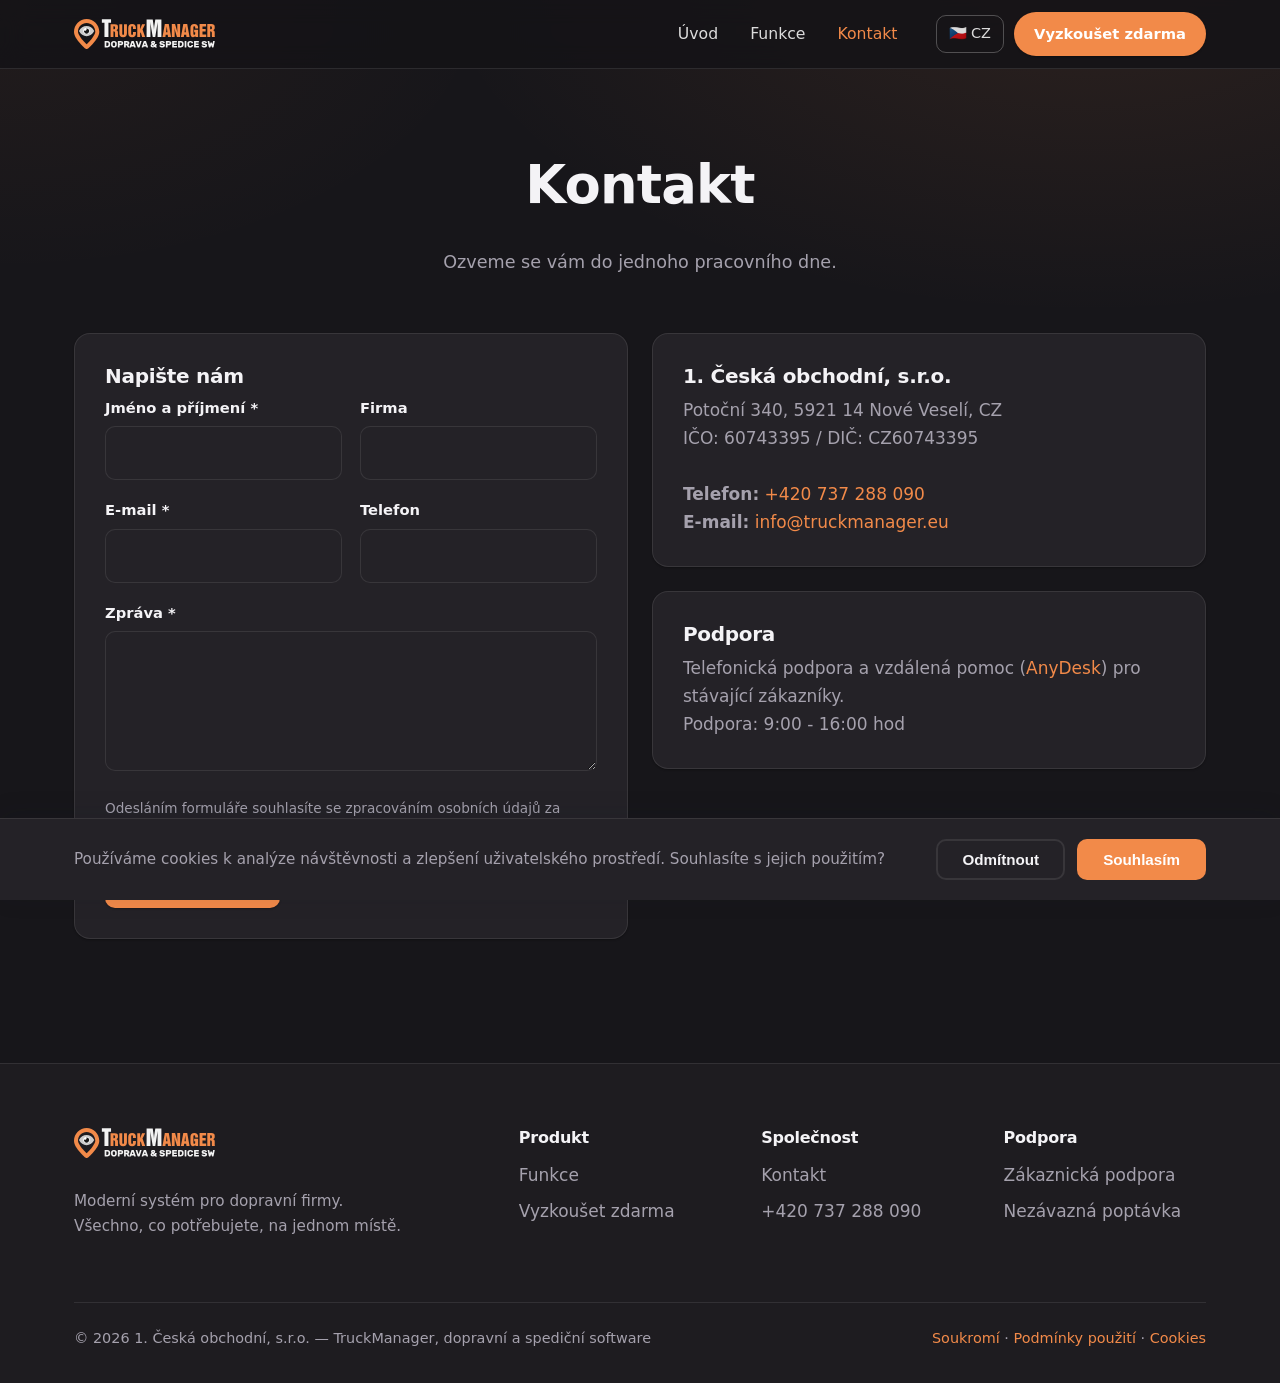
<file: cs/kontakt.html>
<!DOCTYPE html>
<html lang="cs">
<head>
  <meta charset="UTF-8">
  <meta name="viewport" content="width=device-width, initial-scale=1.0">
  <title>Kontakt — TruckManager</title>
  <meta name="description" content="Kontaktujte nás — 1. Česká obchodní, s.r.o., vývojář dopravního softwaru TruckManager.">
  <link rel="stylesheet" href="../assets/css/style.css">
  <link rel="icon" type="image/png" sizes="32x32" href="../assets/img/favicon/TM_logo32x32.png">
  <link rel="apple-touch-icon" sizes="180x180" href="../assets/img/favicon/TM_logo180x180.png">
</head>
<body>

  <header class="site-header">
    <div class="container site-header__inner">
      <a class="site-logo" href="index.html">
        <img src="../assets/img/tm_logo_white.svg" alt="TruckManager" class="logo-img">
      </a>

      <nav class="main-nav" id="mainNav">
        <ul>
          <li><a href="index.html">Úvod</a></li>
          <li><a href="funkce.html">Funkce</a></li>
          <li><a href="kontakt.html" class="active">Kontakt</a></li>
        </ul>
      </nav>

      <div class="header-actions">
        <div class="lang-switch">
          <button type="button">🇨🇿 CZ</button>
          <ul>
            <li><a href="../cs/kontakt.html">Čeština</a></li>
            <li><a href="../sk/kontakt.html">Slovenčina</a></li>
            <li><a href="../en/kontakt.html">English</a></li>
          </ul>
        </div>
        <a class="btn btn--primary btn--sm btn--pill header-cta" href="vyzkouset-zdarma.html">Vyzkoušet zdarma</a>
        <button class="nav-toggle" type="button" aria-label="Menu">☰</button>
      </div>
    </div>
  </header>

  <main>

    <section class="section">
      <div class="container">
        <div class="section__head">
          <h1>Kontakt</h1>
          <p>Ozveme se vám do jednoho pracovního dne.</p>
        </div>

        <div class="grid grid--2" style="align-items: start;">
          <div class="card">
            <h3>Napište nám</h3>
            <form class="form form--2col" action="https://api.web3forms.com/submit" method="POST">
              <input type="hidden" name="access_key" value="19009bc3-2c93-46f5-9833-60c37d14d286">
              <input type="hidden" name="subject" value="Kontaktní formulář — TruckManager">
              <input type="hidden" name="from_name" value="Web TruckManager">
              <input type="hidden" name="redirect" value="https://www.truckmanager.eu/cs/kontakt.html?odeslano=1">
              <input type="checkbox" name="botcheck" style="display:none">
              <div>
                <label for="jmeno">Jméno a příjmení *</label>
                <input type="text" id="jmeno" name="jmeno" required>
              </div>
              <div>
                <label for="firma">Firma</label>
                <input type="text" id="firma" name="firma">
              </div>
              <div>
                <label for="email">E-mail *</label>
                <input type="email" id="email" name="email" required>
              </div>
              <div>
                <label for="telefon">Telefon</label>
                <input type="tel" id="telefon" name="telefon">
              </div>
              <div class="form__full">
                <label for="zprava">Zpráva *</label>
                <textarea id="zprava" name="zprava" required></textarea>
              </div>
              <div class="form__full">
                <p class="form__note">Odesláním formuláře souhlasíte se zpracováním osobních údajů za účelem vyřízení poptávky.</p>
              </div>
              <div class="form__full">
                <button class="btn btn--primary" type="submit">Odeslat zprávu</button>
              </div>
            </form>
          </div>

          <div>
            <div class="card" style="margin-bottom: 24px;">
              <h3>1. Česká obchodní, s.r.o.</h3>
              <p>
                Potoční 340, 5921 14 Nové Veselí, CZ<br>
                IČO: 60743395 / DIČ: CZ60743395<br><br>
                <strong>Telefon:</strong> <a href="tel:+420737288090">+420 737 288 090</a><br>
                <strong>E-mail:</strong> <a href="mailto:info@truckmanager.eu">info@truckmanager.eu</a>
              </p>
            </div>
            <div class="card">
              <h3>Podpora</h3>
              <p>Telefonická podpora a vzdálená pomoc (<a href="https://anydesk.com/cs/downloads" target="_blank" rel="noopener">AnyDesk</a>) pro stávající zákazníky.</p>
              <p class="mb-0">Podpora: 9:00 - 16:00 hod</p>
            </div>
          </div>
        </div>
      </div>
    </section>

  </main>

  <footer class="site-footer">
    <div class="container">
      <div class="site-footer__grid">
        <div>
          <a class="site-logo" href="index.html"><img src="../assets/img/tm_logo_white.svg" alt="TruckManager" class="logo-img"></a>
          <p class="about">
            Moderní systém pro dopravní firmy.<br>
            Všechno, co potřebujete, na jednom místě.
          </p>
        </div>
        <div>
          <h4>Produkt</h4>
          <ul>
            <li><a href="funkce.html">Funkce</a></li>
            <li><a href="vyzkouset-zdarma.html">Vyzkoušet zdarma</a></li>
          </ul>
        </div>
        <div>
          <h4>Společnost</h4>
          <ul>
            <li><a href="kontakt.html">Kontakt</a></li>
            <li><a href="tel:+420737288090">+420 737 288 090</a></li>
          </ul>
        </div>
        <div>
          <h4>Podpora</h4>
          <ul>
            <li><a href="kontakt.html">Zákaznická podpora</a></li>
            <li><a href="vyzkouset-zdarma.html">Nezávazná poptávka</a></li>
          </ul>
        </div>
      </div>
      <div class="site-footer__bottom">
        <span>© 2026 1. Česká obchodní, s.r.o. — TruckManager, dopravní a spediční software</span>
        <span><a href="#">Soukromí</a> · <a href="#">Podmínky použití</a> · <a href="#">Cookies</a></span>
      </div>
    </div>
  </footer>

  <script src="../assets/js/main.js"></script>

  <!-- Cookie lišta -->
  <div class="cookie-banner" role="dialog" aria-label="Cookie lišta">
    <div class="container">
      <div class="cookie-banner__inner">
        <p class="cookie-banner__text">
          Používáme cookies k analýze návštěvnosti a zlepšení uživatelského prostředí. 
          Souhlasíte s jejich použitím?
        </p>
        <div class="cookie-banner__actions">
          <button class="cookie-banner__btn cookie-banner__btn--decline" data-cookie-decline>Odmítnout</button>
          <button class="cookie-banner__btn cookie-banner__btn--accept" data-cookie-accept>Souhlasím</button>
        </div>
      </div>
    </div>
  </div>
</body>
</html>
</file>
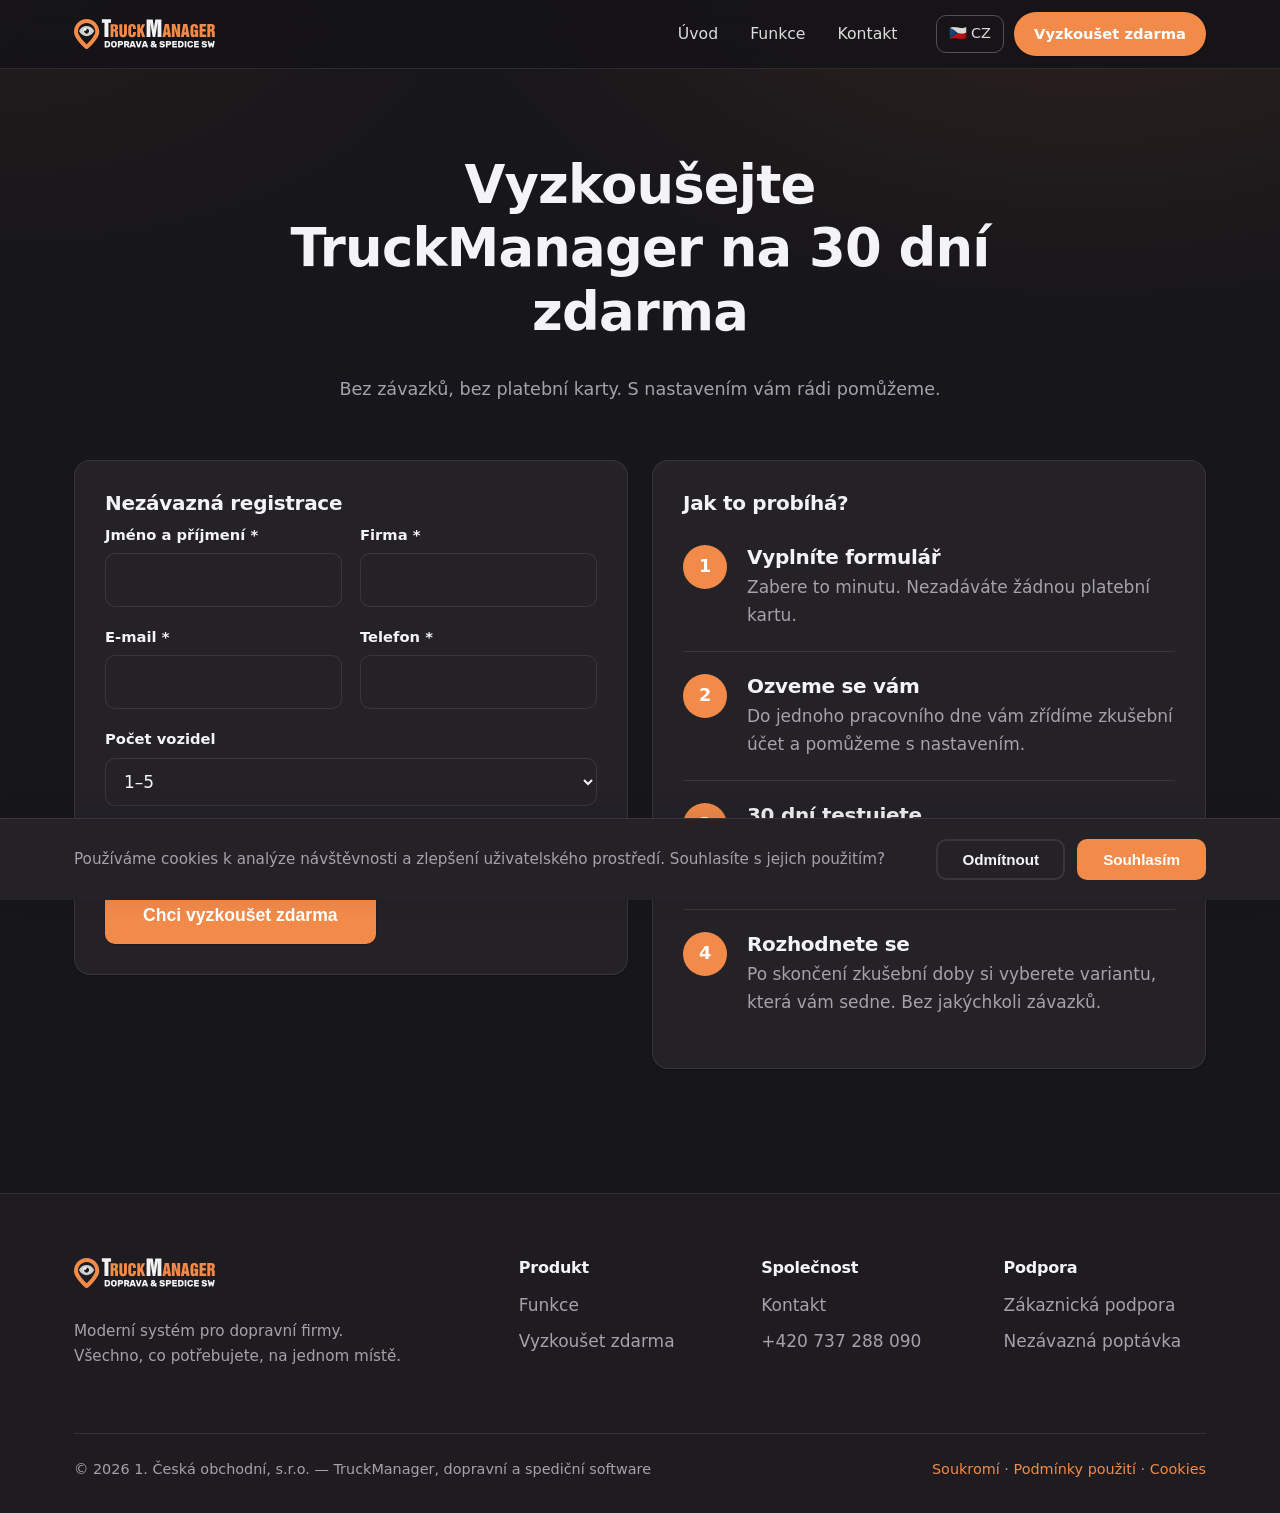
<file: cs/vyzkouset-zdarma.html>
<!DOCTYPE html>
<html lang="cs">
<head>
  <meta charset="UTF-8">
  <meta name="viewport" content="width=device-width, initial-scale=1.0">
  <title>Vyzkoušet zdarma — TruckManager</title>
  <meta name="description" content="Vyzkoušejte TruckManager na 30 dní zdarma. Bez závazků, bez platební karty.">
  <link rel="stylesheet" href="../assets/css/style.css">
  <link rel="icon" type="image/png" sizes="32x32" href="../assets/img/favicon/TM_logo32x32.png">
  <link rel="apple-touch-icon" sizes="180x180" href="../assets/img/favicon/TM_logo180x180.png">
</head>
<body>

  <header class="site-header">
    <div class="container site-header__inner">
      <a class="site-logo" href="index.html">
        <img src="../assets/img/tm_logo_white.svg" alt="TruckManager" class="logo-img">
      </a>

      <nav class="main-nav" id="mainNav">
        <ul>
          <li><a href="index.html">Úvod</a></li>
          <li><a href="funkce.html">Funkce</a></li>
          <li><a href="kontakt.html">Kontakt</a></li>
        </ul>
      </nav>

      <div class="header-actions">
        <div class="lang-switch">
          <button type="button">🇨🇿 CZ</button>
          <ul>
            <li><a href="../cs/vyzkouset-zdarma.html">Čeština</a></li>
            <li><a href="../sk/vyzkouset-zdarma.html">Slovenčina</a></li>
            <li><a href="../en/vyzkouset-zdarma.html">English</a></li>
          </ul>
        </div>
        <a class="btn btn--primary btn--sm btn--pill header-cta" href="vyzkouset-zdarma.html">Vyzkoušet zdarma</a>
        <button class="nav-toggle" type="button" aria-label="Menu">☰</button>
      </div>
    </div>
  </header>

  <main>

    <section class="section">
      <div class="container">
        <div class="section__head">
          <h1>Vyzkoušejte TruckManager na 30 dní zdarma</h1>
          <p>Bez závazků, bez platební karty. S nastavením vám rádi pomůžeme.</p>
        </div>

        <div class="grid grid--2" style="align-items: start;">
          <div class="card">
            <h3>Nezávazná registrace</h3>
            <form class="form form--2col" action="https://api.web3forms.com/submit" method="POST">
              <input type="hidden" name="access_key" value="19009bc3-2c93-46f5-9833-60c37d14d286">
              <input type="hidden" name="subject" value="Žádost o zkušební verzi — TruckManager">
              <input type="hidden" name="from_name" value="Web TruckManager">
              <input type="hidden" name="redirect" value="https://www.truckmanager.eu/cs/vyzkouset-zdarma.html?odeslano=1">
              <input type="checkbox" name="botcheck" style="display:none">
              <div>
                <label for="jmeno">Jméno a příjmení *</label>
                <input type="text" id="jmeno" name="jmeno" required>
              </div>
              <div>
                <label for="firma">Firma *</label>
                <input type="text" id="firma" name="firma" required>
              </div>
              <div>
                <label for="email">E-mail *</label>
                <input type="email" id="email" name="email" required>
              </div>
              <div>
                <label for="telefon">Telefon *</label>
                <input type="tel" id="telefon" name="telefon" required>
              </div>
              <div class="form__full">
                <label for="vozidla">Počet vozidel</label>
                <select id="vozidla" name="vozidla">
                  <option value="1-5">1–5</option>
                  <option value="6-20">6–20</option>
                  <option value="21-50">21–50</option>
                  <option value="51+">51 a více</option>
                </select>
              </div>
              <div class="form__full">
                <p class="form__note">Odesláním formuláře souhlasíte se zpracováním osobních údajů za účelem zřízení zkušebního účtu.</p>
              </div>
              <div class="form__full">
                <button class="btn btn--primary btn--lg" type="submit">Chci vyzkoušet zdarma</button>
              </div>
            </form>
          </div>

          <div class="card">
            <h3>Jak to probíhá?</h3>
            <div class="steps">
              <div class="step">
                <div>
                  <h3>Vyplníte formulář</h3>
                  <p>Zabere to minutu. Nezadáváte žádnou platební kartu.</p>
                </div>
              </div>
              <div class="step">
                <div>
                  <h3>Ozveme se vám</h3>
                  <p>Do jednoho pracovního dne vám zřídíme zkušební účet a pomůžeme s nastavením.</p>
                </div>
              </div>
              <div class="step">
                <div>
                  <h3>30 dní testujete</h3>
                  <p>Vyzkoušíte všechny funkce na vlastních datech. Po celou dobu je k dispozici podpora.</p>
                </div>
              </div>
              <div class="step">
                <div>
                  <h3>Rozhodnete se</h3>
                  <p>Po skončení zkušební doby si vyberete variantu, která vám sedne. Bez jakýchkoli závazků.</p>
                </div>
              </div>
            </div>
          </div>
        </div>
      </div>
    </section>

  </main>

  <footer class="site-footer">
    <div class="container">
      <div class="site-footer__grid">
        <div>
          <a class="site-logo" href="index.html"><img src="../assets/img/tm_logo_white.svg" alt="TruckManager" class="logo-img"></a>
          <p class="about">
            Moderní systém pro dopravní firmy.<br>
            Všechno, co potřebujete, na jednom místě.
          </p>
        </div>
        <div>
          <h4>Produkt</h4>
          <ul>
            <li><a href="funkce.html">Funkce</a></li>
            <li><a href="vyzkouset-zdarma.html">Vyzkoušet zdarma</a></li>
          </ul>
        </div>
        <div>
          <h4>Společnost</h4>
          <ul>
            <li><a href="kontakt.html">Kontakt</a></li>
            <li><a href="tel:+420737288090">+420 737 288 090</a></li>
          </ul>
        </div>
        <div>
          <h4>Podpora</h4>
          <ul>
            <li><a href="kontakt.html">Zákaznická podpora</a></li>
            <li><a href="vyzkouset-zdarma.html">Nezávazná poptávka</a></li>
          </ul>
        </div>
      </div>
      <div class="site-footer__bottom">
        <span>© 2026 1. Česká obchodní, s.r.o. — TruckManager, dopravní a spediční software</span>
        <span><a href="#">Soukromí</a> · <a href="#">Podmínky použití</a> · <a href="#">Cookies</a></span>
      </div>
    </div>
  </footer>

  <script src="../assets/js/main.js"></script>

  <!-- Cookie lišta -->
  <div class="cookie-banner" role="dialog" aria-label="Cookie lišta">
    <div class="container">
      <div class="cookie-banner__inner">
        <p class="cookie-banner__text">
          Používáme cookies k analýze návštěvnosti a zlepšení uživatelského prostředí. 
          Souhlasíte s jejich použitím?
        </p>
        <div class="cookie-banner__actions">
          <button class="cookie-banner__btn cookie-banner__btn--decline" data-cookie-decline>Odmítnout</button>
          <button class="cookie-banner__btn cookie-banner__btn--accept" data-cookie-accept>Souhlasím</button>
        </div>
      </div>
    </div>
  </div>
</body>
</html>
</file>
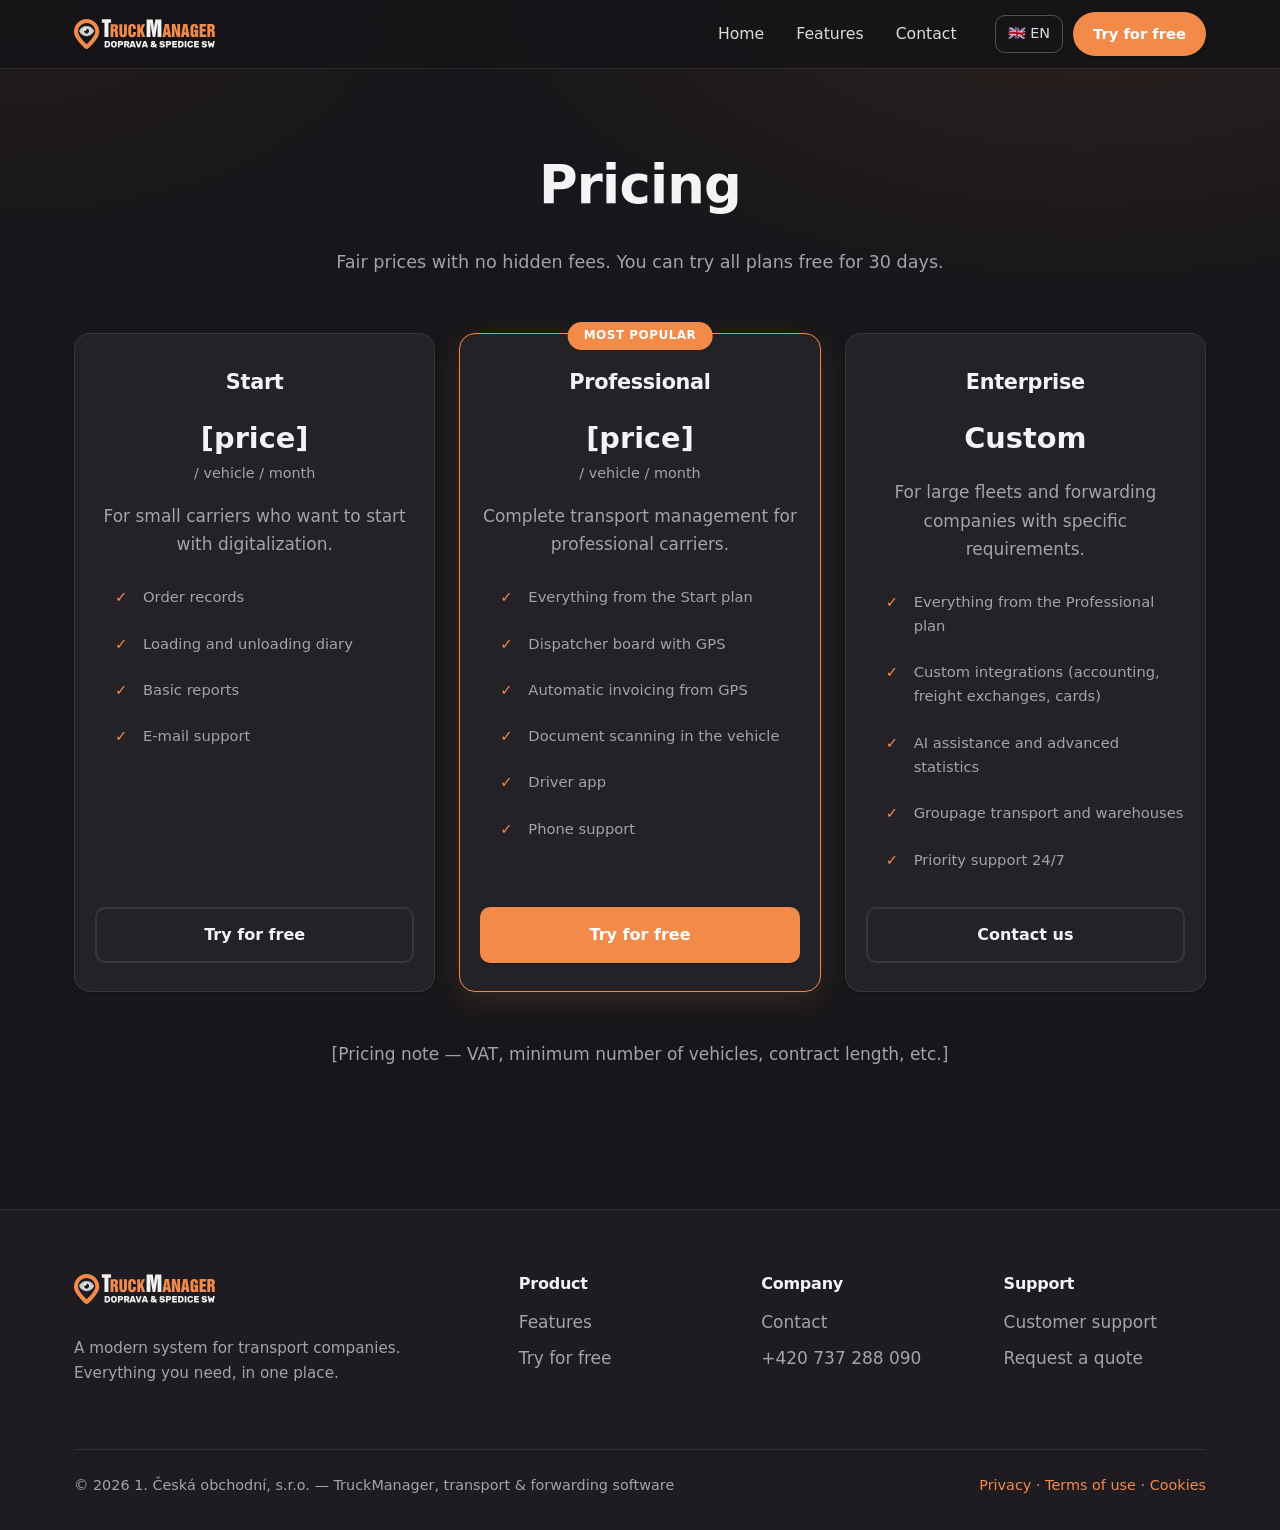
<file: en/cenik.html>
<!DOCTYPE html>
<html lang="en">
<head>
  <meta charset="UTF-8">
  <meta name="viewport" content="width=device-width, initial-scale=1.0">
  <meta name="robots" content="noindex, follow">
  <title>Pricing — TruckManager</title>
  <meta name="description" content="Pricing of the TruckManager transport software. Transparent prices, 30-day free trial.">
  <link rel="stylesheet" href="../assets/css/style.css">
</head>
<body>

  <header class="site-header">
    <div class="container site-header__inner">
      <a class="site-logo" href="index.html">
        <img src="../assets/img/tm_logo_white.svg" alt="TruckManager" class="logo-img">
      </a>

      <nav class="main-nav" id="mainNav">
        <ul>
          <li><a href="index.html">Home</a></li>
          <li><a href="funkce.html">Features</a></li>
          <li><a href="kontakt.html">Contact</a></li>
        </ul>
      </nav>

      <div class="header-actions">
        <div class="lang-switch">
          <button type="button">🇬🇧 EN</button>
          <ul>
            <li><a href="../cs/cenik.html">Čeština</a></li>
            <li><a href="../sk/cenik.html">Slovenčina</a></li>
            <li><a href="../en/cenik.html">English</a></li>
          </ul>
        </div>
        <a class="btn btn--primary btn--sm btn--pill header-cta" href="vyzkouset-zdarma.html">Try for free</a>
        <button class="nav-toggle" type="button" aria-label="Menu">☰</button>
      </div>
    </div>
  </header>

  <main>

    <section class="section">
      <div class="container">
        <div class="section__head">
          <h1>Pricing</h1>
          <p>Fair prices with no hidden fees. You can try all plans free for 30 days.</p>
        </div>

        <div class="grid grid--3">
          <div class="card pricing-card">
            <h3>Start</h3>
            <div class="price">[price] <small>/ vehicle / month</small></div>
            <p class="mb-0">For small carriers who want to start with digitalization.</p>
            <ul>
              <li>Order records</li>
              <li>Loading and unloading diary</li>
              <li>Basic reports</li>
              <li>E-mail support</li>
            </ul>
            <a class="btn btn--outline" href="vyzkouset-zdarma.html">Try for free</a>
          </div>

          <div class="card pricing-card pricing-card--featured">
            <span class="badge-featured">Most popular</span>
            <h3>Professional</h3>
            <div class="price">[price] <small>/ vehicle / month</small></div>
            <p class="mb-0">Complete transport management for professional carriers.</p>
            <ul>
              <li>Everything from the Start plan</li>
              <li>Dispatcher board with GPS</li>
              <li>Automatic invoicing from GPS</li>
              <li>Document scanning in the vehicle</li>
              <li>Driver app</li>
              <li>Phone support</li>
            </ul>
            <a class="btn btn--primary" href="vyzkouset-zdarma.html">Try for free</a>
          </div>

          <div class="card pricing-card">
            <h3>Enterprise</h3>
            <div class="price">Custom</div>
            <p class="mb-0">For large fleets and forwarding companies with specific requirements.</p>
            <ul>
              <li>Everything from the Professional plan</li>
              <li>Custom integrations (accounting, freight exchanges, cards)</li>
              <li>AI assistance and advanced statistics</li>
              <li>Groupage transport and warehouses</li>
              <li>Priority support 24/7</li>
            </ul>
            <a class="btn btn--outline" href="kontakt.html">Contact us</a>
          </div>
        </div>

        <p class="text-center" style="margin-top: 48px; color: var(--color-text-muted);">
          [Pricing note — VAT, minimum number of vehicles, contract length, etc.]
        </p>
      </div>
    </section>

  </main>

  <footer class="site-footer">
    <div class="container">
      <div class="site-footer__grid">
        <div>
          <a class="site-logo" href="index.html"><img src="../assets/img/tm_logo_white.svg" alt="TruckManager" class="logo-img"></a>
          <p class="about">
            A modern system for transport companies.<br>
            Everything you need, in one place.
          </p>
        </div>
        <div>
          <h4>Product</h4>
          <ul>
            <li><a href="funkce.html">Features</a></li>
            <li><a href="vyzkouset-zdarma.html">Try for free</a></li>
          </ul>
        </div>
        <div>
          <h4>Company</h4>
          <ul>
            <li><a href="kontakt.html">Contact</a></li>
            <li><a href="tel:+420737288090">+420 737 288 090</a></li>
          </ul>
        </div>
        <div>
          <h4>Support</h4>
          <ul>
            <li><a href="kontakt.html">Customer support</a></li>
            <li><a href="vyzkouset-zdarma.html">Request a quote</a></li>
          </ul>
        </div>
      </div>
      <div class="site-footer__bottom">
        <span>© 2026 1. Česká obchodní, s.r.o. — TruckManager, transport &amp; forwarding software</span>
        <span><a href="#">Privacy</a> · <a href="#">Terms of use</a> · <a href="#">Cookies</a></span>
      </div>
    </div>
  </footer>

  <script src="../assets/js/main.js"></script>
</body>
</html>
</file>
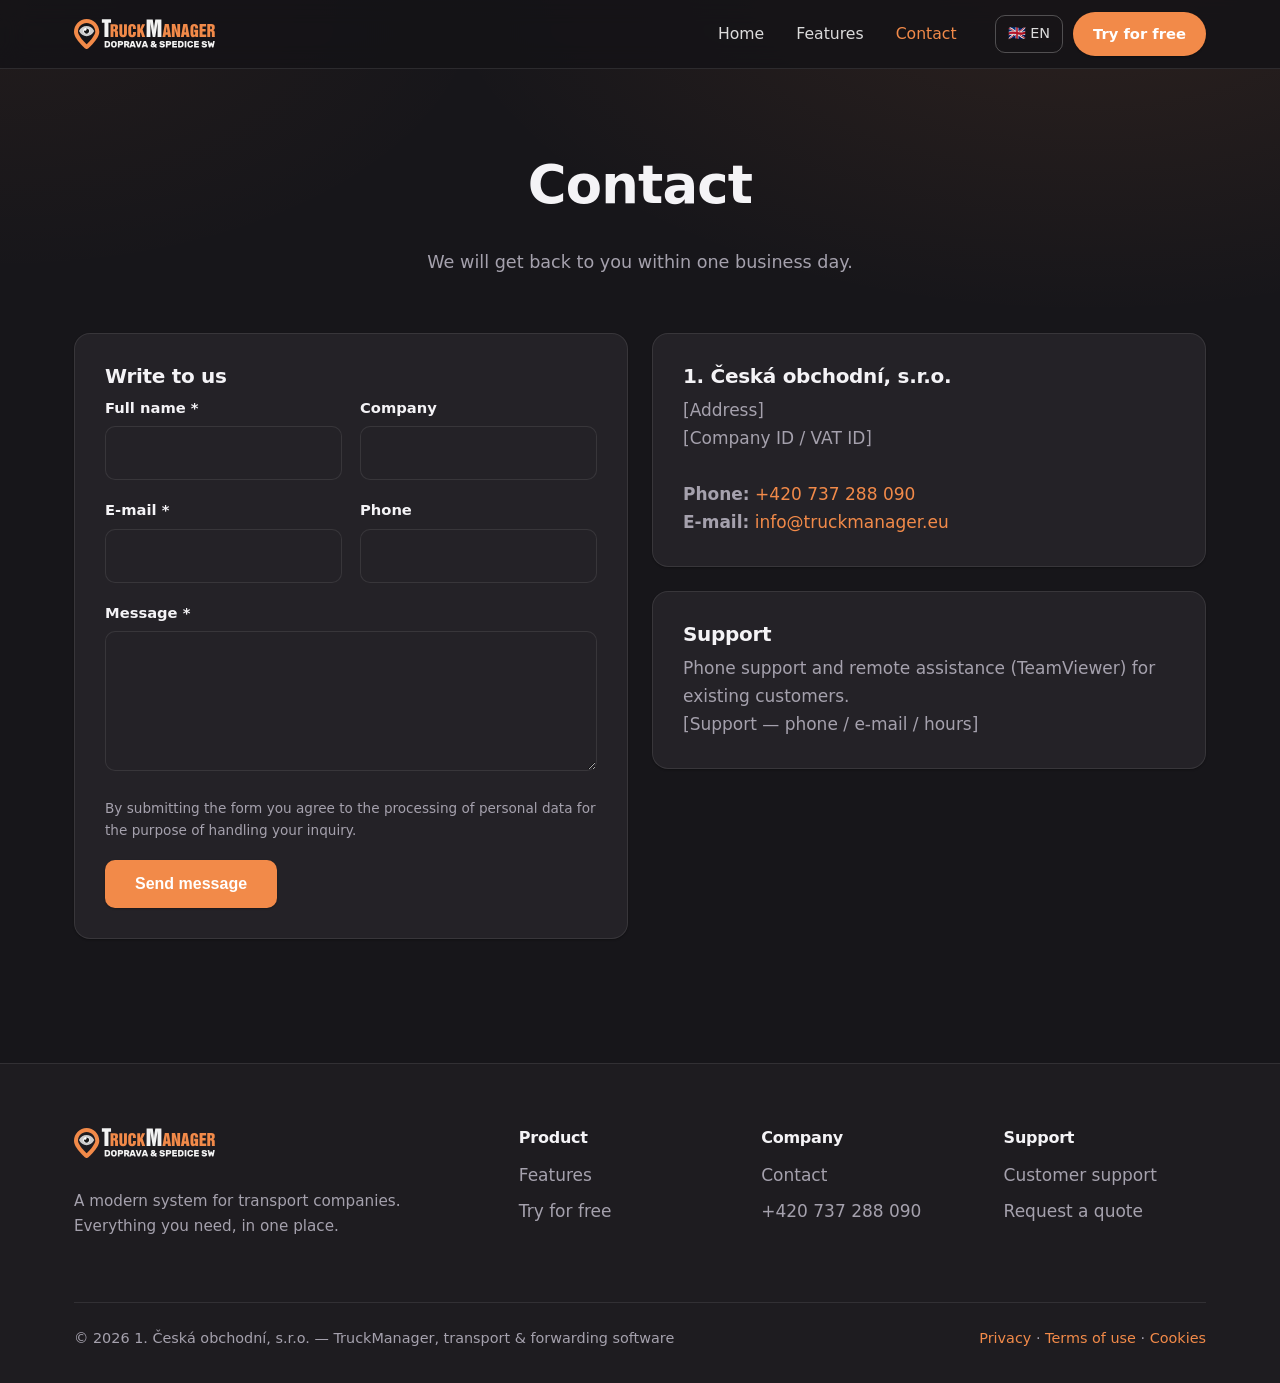
<file: en/kontakt.html>
<!DOCTYPE html>
<html lang="en">
<head>
  <meta charset="UTF-8">
  <meta name="viewport" content="width=device-width, initial-scale=1.0">
  <title>Contact — TruckManager</title>
  <meta name="description" content="Contact us — 1. Česká obchodní, s.r.o., developer of the TruckManager transport software.">
  <link rel="stylesheet" href="../assets/css/style.css">
</head>
<body>

  <header class="site-header">
    <div class="container site-header__inner">
      <a class="site-logo" href="index.html">
        <img src="../assets/img/tm_logo_white.svg" alt="TruckManager" class="logo-img">
      </a>

      <nav class="main-nav" id="mainNav">
        <ul>
          <li><a href="index.html">Home</a></li>
          <li><a href="funkce.html">Features</a></li>
          <li><a href="kontakt.html" class="active">Contact</a></li>
        </ul>
      </nav>

      <div class="header-actions">
        <div class="lang-switch">
          <button type="button">🇬🇧 EN</button>
          <ul>
            <li><a href="../cs/kontakt.html">Čeština</a></li>
            <li><a href="../sk/kontakt.html">Slovenčina</a></li>
            <li><a href="../en/kontakt.html">English</a></li>
          </ul>
        </div>
        <a class="btn btn--primary btn--sm btn--pill header-cta" href="vyzkouset-zdarma.html">Try for free</a>
        <button class="nav-toggle" type="button" aria-label="Menu">☰</button>
      </div>
    </div>
  </header>

  <main>

    <section class="section">
      <div class="container">
        <div class="section__head">
          <h1>Contact</h1>
          <p>We will get back to you within one business day.</p>
        </div>

        <div class="grid grid--2" style="align-items: start;">
          <div class="card">
            <h3>Write to us</h3>
            <form class="form form--2col" action="https://api.web3forms.com/submit" method="POST">
              <input type="hidden" name="access_key" value="19009bc3-2c93-46f5-9833-60c37d14d286">
              <input type="hidden" name="subject" value="Contact form — TruckManager">
              <input type="hidden" name="from_name" value="Web TruckManager">
              <input type="hidden" name="redirect" value="https://www.truckmanager.eu/en/kontakt.html?odeslano=1">
              <input type="checkbox" name="botcheck" style="display:none">
              <div>
                <label for="jmeno">Full name *</label>
                <input type="text" id="jmeno" name="jmeno" required>
              </div>
              <div>
                <label for="firma">Company</label>
                <input type="text" id="firma" name="firma">
              </div>
              <div>
                <label for="email">E-mail *</label>
                <input type="email" id="email" name="email" required>
              </div>
              <div>
                <label for="telefon">Phone</label>
                <input type="tel" id="telefon" name="telefon">
              </div>
              <div class="form__full">
                <label for="zprava">Message *</label>
                <textarea id="zprava" name="zprava" required></textarea>
              </div>
              <div class="form__full">
                <p class="form__note">By submitting the form you agree to the processing of personal data for the purpose of handling your inquiry.</p>
              </div>
              <div class="form__full">
                <button class="btn btn--primary" type="submit">Send message</button>
              </div>
            </form>
          </div>

          <div>
            <div class="card" style="margin-bottom: 24px;">
              <h3>1. Česká obchodní, s.r.o.</h3>
              <p>
                [Address]<br>
                [Company ID / VAT ID]<br><br>
                <strong>Phone:</strong> <a href="tel:+420737288090">+420 737 288 090</a><br>
                <strong>E-mail:</strong> <a href="mailto:info@truckmanager.eu">info@truckmanager.eu</a>
              </p>
            </div>
            <div class="card">
              <h3>Support</h3>
              <p>Phone support and remote assistance (TeamViewer) for existing customers.</p>
              <p class="mb-0">[Support — phone / e-mail / hours]</p>
            </div>
          </div>
        </div>
      </div>
    </section>

  </main>

  <footer class="site-footer">
    <div class="container">
      <div class="site-footer__grid">
        <div>
          <a class="site-logo" href="index.html"><img src="../assets/img/tm_logo_white.svg" alt="TruckManager" class="logo-img"></a>
          <p class="about">
            A modern system for transport companies.<br>
            Everything you need, in one place.
          </p>
        </div>
        <div>
          <h4>Product</h4>
          <ul>
            <li><a href="funkce.html">Features</a></li>
            <li><a href="vyzkouset-zdarma.html">Try for free</a></li>
          </ul>
        </div>
        <div>
          <h4>Company</h4>
          <ul>
            <li><a href="kontakt.html">Contact</a></li>
            <li><a href="tel:+420737288090">+420 737 288 090</a></li>
          </ul>
        </div>
        <div>
          <h4>Support</h4>
          <ul>
            <li><a href="kontakt.html">Customer support</a></li>
            <li><a href="vyzkouset-zdarma.html">Request a quote</a></li>
          </ul>
        </div>
      </div>
      <div class="site-footer__bottom">
        <span>© 2026 1. Česká obchodní, s.r.o. — TruckManager, transport &amp; forwarding software</span>
        <span><a href="#">Privacy</a> · <a href="#">Terms of use</a> · <a href="#">Cookies</a></span>
      </div>
    </div>
  </footer>

  <script src="../assets/js/main.js"></script>
</body>
</html>
</file>
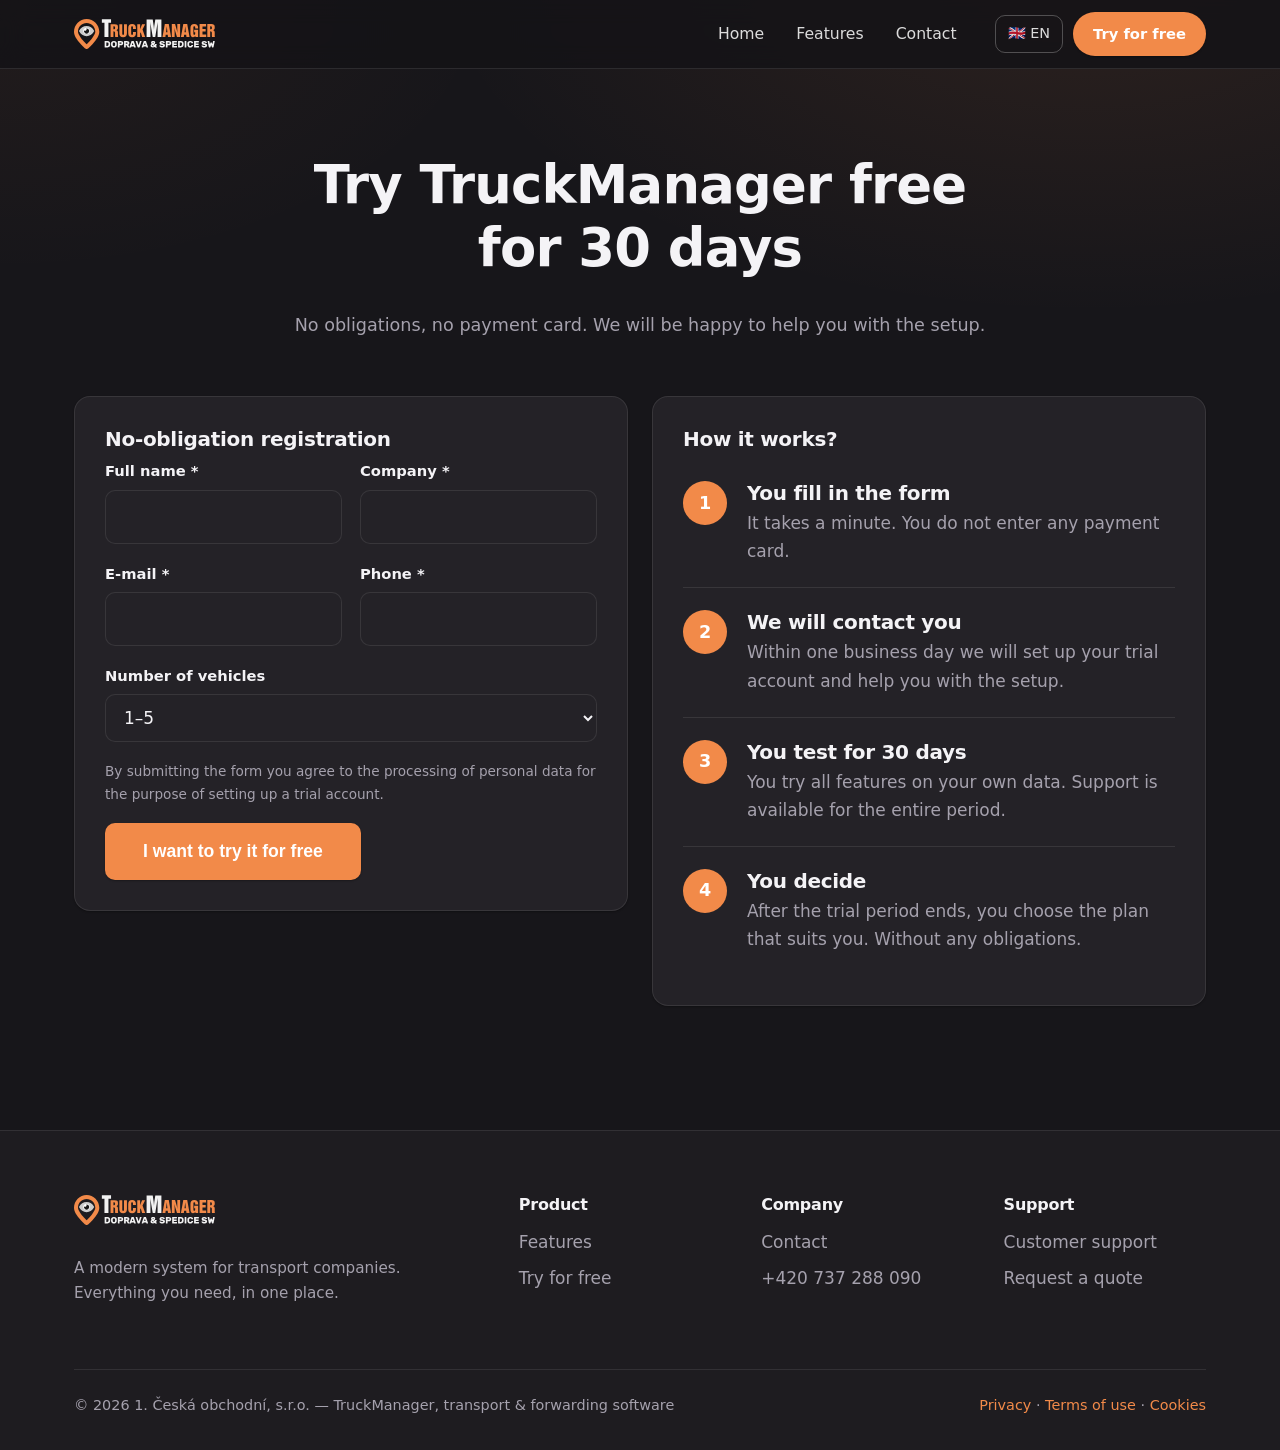
<file: en/vyzkouset-zdarma.html>
<!DOCTYPE html>
<html lang="en">
<head>
  <meta charset="UTF-8">
  <meta name="viewport" content="width=device-width, initial-scale=1.0">
  <title>Try for free — TruckManager</title>
  <meta name="description" content="Try TruckManager free for 30 days. No obligations, no payment card.">
  <link rel="stylesheet" href="../assets/css/style.css">
</head>
<body>

  <header class="site-header">
    <div class="container site-header__inner">
      <a class="site-logo" href="index.html">
        <img src="../assets/img/tm_logo_white.svg" alt="TruckManager" class="logo-img">
      </a>

      <nav class="main-nav" id="mainNav">
        <ul>
          <li><a href="index.html">Home</a></li>
          <li><a href="funkce.html">Features</a></li>
          <li><a href="kontakt.html">Contact</a></li>
        </ul>
      </nav>

      <div class="header-actions">
        <div class="lang-switch">
          <button type="button">🇬🇧 EN</button>
          <ul>
            <li><a href="../cs/vyzkouset-zdarma.html">Čeština</a></li>
            <li><a href="../sk/vyzkouset-zdarma.html">Slovenčina</a></li>
            <li><a href="../en/vyzkouset-zdarma.html">English</a></li>
          </ul>
        </div>
        <a class="btn btn--primary btn--sm btn--pill header-cta" href="vyzkouset-zdarma.html">Try for free</a>
        <button class="nav-toggle" type="button" aria-label="Menu">☰</button>
      </div>
    </div>
  </header>

  <main>

    <section class="section">
      <div class="container">
        <div class="section__head">
          <h1>Try TruckManager free for 30 days</h1>
          <p>No obligations, no payment card. We will be happy to help you with the setup.</p>
        </div>

        <div class="grid grid--2" style="align-items: start;">
          <div class="card">
            <h3>No-obligation registration</h3>
            <form class="form form--2col" action="https://api.web3forms.com/submit" method="POST">
              <input type="hidden" name="access_key" value="19009bc3-2c93-46f5-9833-60c37d14d286">
              <input type="hidden" name="subject" value="Free trial request — TruckManager">
              <input type="hidden" name="from_name" value="Web TruckManager">
              <input type="hidden" name="redirect" value="https://www.truckmanager.eu/en/vyzkouset-zdarma.html?odeslano=1">
              <input type="checkbox" name="botcheck" style="display:none">
              <div>
                <label for="jmeno">Full name *</label>
                <input type="text" id="jmeno" name="jmeno" required>
              </div>
              <div>
                <label for="firma">Company *</label>
                <input type="text" id="firma" name="firma" required>
              </div>
              <div>
                <label for="email">E-mail *</label>
                <input type="email" id="email" name="email" required>
              </div>
              <div>
                <label for="telefon">Phone *</label>
                <input type="tel" id="telefon" name="telefon" required>
              </div>
              <div class="form__full">
                <label for="vozidla">Number of vehicles</label>
                <select id="vozidla" name="vozidla">
                  <option value="1-5">1–5</option>
                  <option value="6-20">6–20</option>
                  <option value="21-50">21–50</option>
                  <option value="51+">51 or more</option>
                </select>
              </div>
              <div class="form__full">
                <p class="form__note">By submitting the form you agree to the processing of personal data for the purpose of setting up a trial account.</p>
              </div>
              <div class="form__full">
                <button class="btn btn--primary btn--lg" type="submit">I want to try it for free</button>
              </div>
            </form>
          </div>

          <div class="card">
            <h3>How it works?</h3>
            <div class="steps">
              <div class="step">
                <div>
                  <h3>You fill in the form</h3>
                  <p>It takes a minute. You do not enter any payment card.</p>
                </div>
              </div>
              <div class="step">
                <div>
                  <h3>We will contact you</h3>
                  <p>Within one business day we will set up your trial account and help you with the setup.</p>
                </div>
              </div>
              <div class="step">
                <div>
                  <h3>You test for 30 days</h3>
                  <p>You try all features on your own data. Support is available for the entire period.</p>
                </div>
              </div>
              <div class="step">
                <div>
                  <h3>You decide</h3>
                  <p>After the trial period ends, you choose the plan that suits you. Without any obligations.</p>
                </div>
              </div>
            </div>
          </div>
        </div>
      </div>
    </section>

  </main>

  <footer class="site-footer">
    <div class="container">
      <div class="site-footer__grid">
        <div>
          <a class="site-logo" href="index.html"><img src="../assets/img/tm_logo_white.svg" alt="TruckManager" class="logo-img"></a>
          <p class="about">
            A modern system for transport companies.<br>
            Everything you need, in one place.
          </p>
        </div>
        <div>
          <h4>Product</h4>
          <ul>
            <li><a href="funkce.html">Features</a></li>
            <li><a href="vyzkouset-zdarma.html">Try for free</a></li>
          </ul>
        </div>
        <div>
          <h4>Company</h4>
          <ul>
            <li><a href="kontakt.html">Contact</a></li>
            <li><a href="tel:+420737288090">+420 737 288 090</a></li>
          </ul>
        </div>
        <div>
          <h4>Support</h4>
          <ul>
            <li><a href="kontakt.html">Customer support</a></li>
            <li><a href="vyzkouset-zdarma.html">Request a quote</a></li>
          </ul>
        </div>
      </div>
      <div class="site-footer__bottom">
        <span>© 2026 1. Česká obchodní, s.r.o. — TruckManager, transport &amp; forwarding software</span>
        <span><a href="#">Privacy</a> · <a href="#">Terms of use</a> · <a href="#">Cookies</a></span>
      </div>
    </div>
  </footer>

  <script src="../assets/js/main.js"></script>
</body>
</html>
</file>
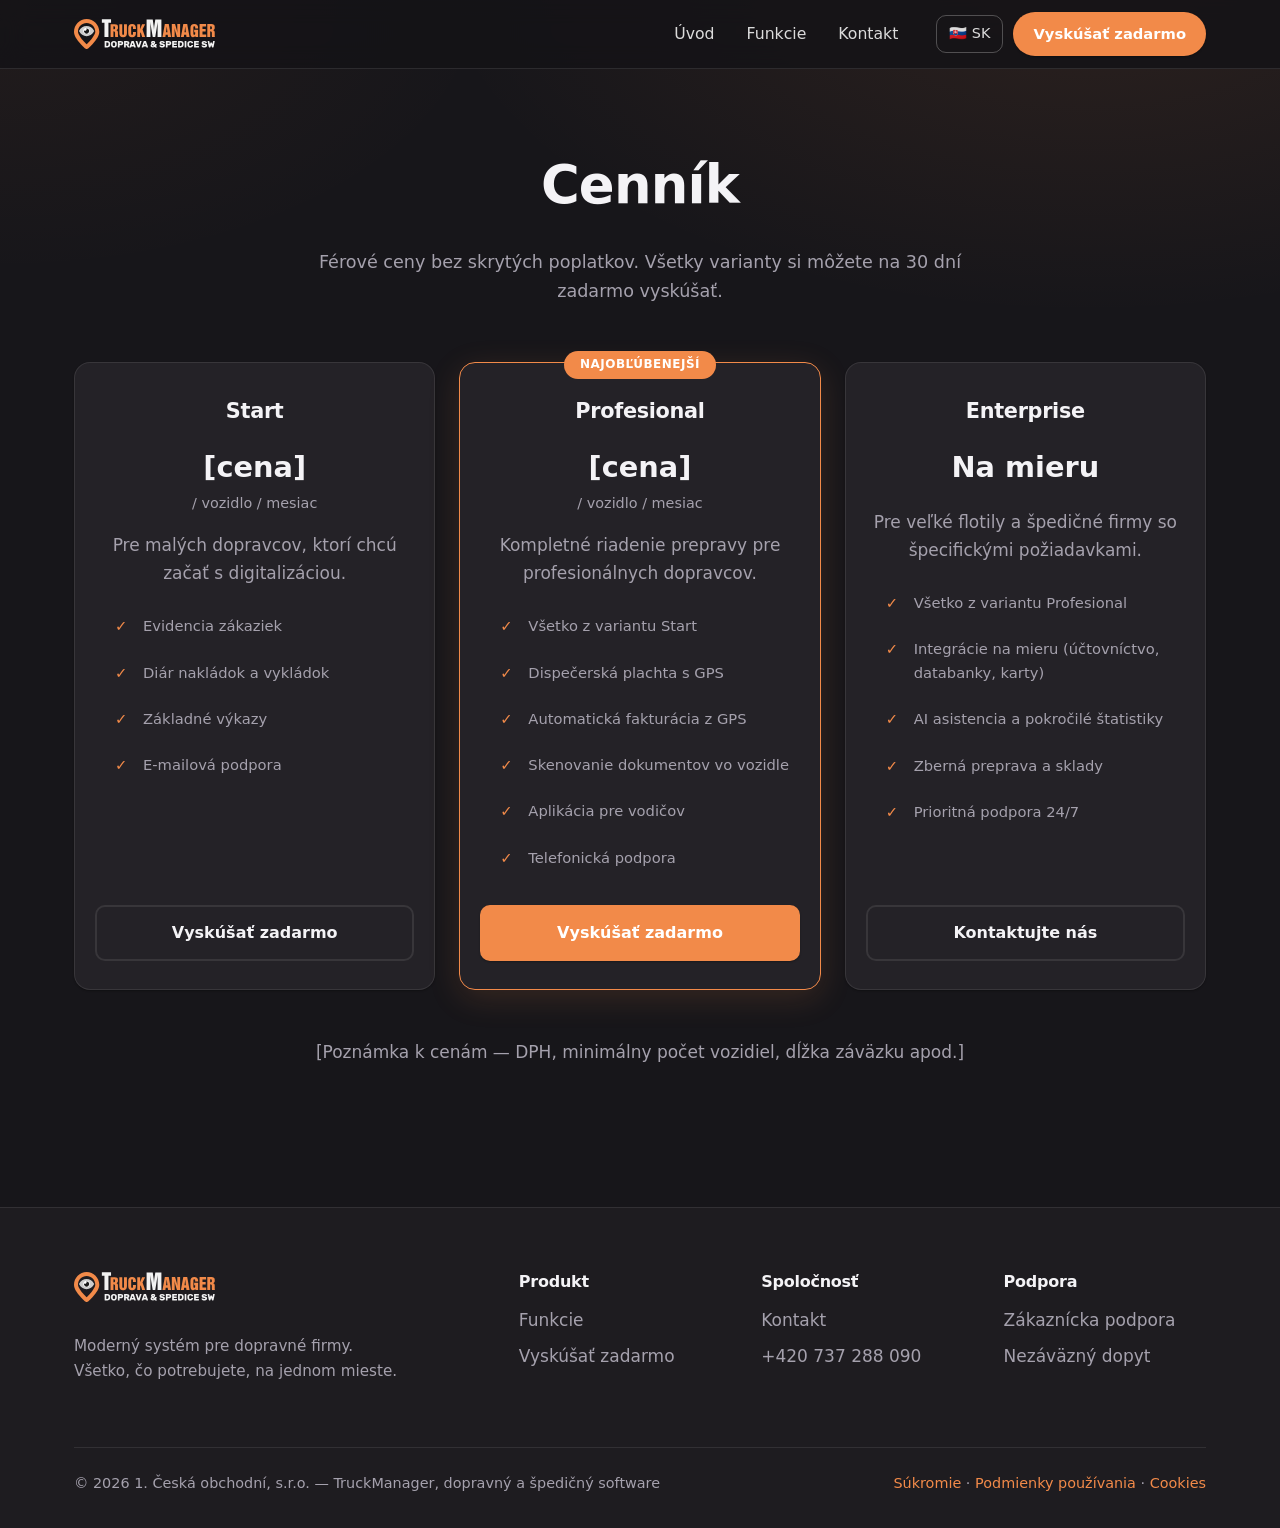
<file: sk/cenik.html>
<!DOCTYPE html>
<html lang="sk">
<head>
  <meta charset="UTF-8">
  <meta name="viewport" content="width=device-width, initial-scale=1.0">
  <meta name="robots" content="noindex, follow">
  <title>Cenník — TruckManager</title>
  <meta name="description" content="Cenník dopravného softwaru TruckManager. Transparentné ceny, 30 dní skúšobná verzia zadarmo.">
  <link rel="stylesheet" href="../assets/css/style.css">
</head>
<body>

  <header class="site-header">
    <div class="container site-header__inner">
      <a class="site-logo" href="index.html">
        <img src="../assets/img/tm_logo_white.svg" alt="TruckManager" class="logo-img">
      </a>

      <nav class="main-nav" id="mainNav">
        <ul>
          <li><a href="index.html">Úvod</a></li>
          <li><a href="funkce.html">Funkcie</a></li>
          <li><a href="kontakt.html">Kontakt</a></li>
        </ul>
      </nav>

      <div class="header-actions">
        <div class="lang-switch">
          <button type="button">🇸🇰 SK</button>
          <ul>
            <li><a href="../cs/cenik.html">Čeština</a></li>
            <li><a href="../sk/cenik.html">Slovenčina</a></li>
            <li><a href="../en/cenik.html">English</a></li>
          </ul>
        </div>
        <a class="btn btn--primary btn--sm btn--pill header-cta" href="vyzkouset-zdarma.html">Vyskúšať zadarmo</a>
        <button class="nav-toggle" type="button" aria-label="Menu">☰</button>
      </div>
    </div>
  </header>

  <main>

    <section class="section">
      <div class="container">
        <div class="section__head">
          <h1>Cenník</h1>
          <p>Férové ceny bez skrytých poplatkov. Všetky varianty si môžete na 30 dní zadarmo vyskúšať.</p>
        </div>

        <div class="grid grid--3">
          <div class="card pricing-card">
            <h3>Start</h3>
            <div class="price">[cena] <small>/ vozidlo / mesiac</small></div>
            <p class="mb-0">Pre malých dopravcov, ktorí chcú začať s digitalizáciou.</p>
            <ul>
              <li>Evidencia zákaziek</li>
              <li>Diár nakládok a vykládok</li>
              <li>Základné výkazy</li>
              <li>E-mailová podpora</li>
            </ul>
            <a class="btn btn--outline" href="vyzkouset-zdarma.html">Vyskúšať zadarmo</a>
          </div>

          <div class="card pricing-card pricing-card--featured">
            <span class="badge-featured">Najobľúbenejší</span>
            <h3>Profesional</h3>
            <div class="price">[cena] <small>/ vozidlo / mesiac</small></div>
            <p class="mb-0">Kompletné riadenie prepravy pre profesionálnych dopravcov.</p>
            <ul>
              <li>Všetko z variantu Start</li>
              <li>Dispečerská plachta s GPS</li>
              <li>Automatická fakturácia z GPS</li>
              <li>Skenovanie dokumentov vo vozidle</li>
              <li>Aplikácia pre vodičov</li>
              <li>Telefonická podpora</li>
            </ul>
            <a class="btn btn--primary" href="vyzkouset-zdarma.html">Vyskúšať zadarmo</a>
          </div>

          <div class="card pricing-card">
            <h3>Enterprise</h3>
            <div class="price">Na mieru</div>
            <p class="mb-0">Pre veľké flotily a špedičné firmy so špecifickými požiadavkami.</p>
            <ul>
              <li>Všetko z variantu Profesional</li>
              <li>Integrácie na mieru (účtovníctvo, databanky, karty)</li>
              <li>AI asistencia a pokročilé štatistiky</li>
              <li>Zberná preprava a sklady</li>
              <li>Prioritná podpora 24/7</li>
            </ul>
            <a class="btn btn--outline" href="kontakt.html">Kontaktujte nás</a>
          </div>
        </div>

        <p class="text-center" style="margin-top: 48px; color: var(--color-text-muted);">
          [Poznámka k cenám — DPH, minimálny počet vozidiel, dĺžka záväzku apod.]
        </p>
      </div>
    </section>

  </main>

  <footer class="site-footer">
    <div class="container">
      <div class="site-footer__grid">
        <div>
          <a class="site-logo" href="index.html"><img src="../assets/img/tm_logo_white.svg" alt="TruckManager" class="logo-img"></a>
          <p class="about">
            Moderný systém pre dopravné firmy.<br>
            Všetko, čo potrebujete, na jednom mieste.
          </p>
        </div>
        <div>
          <h4>Produkt</h4>
          <ul>
            <li><a href="funkce.html">Funkcie</a></li>
            <li><a href="vyzkouset-zdarma.html">Vyskúšať zadarmo</a></li>
          </ul>
        </div>
        <div>
          <h4>Spoločnosť</h4>
          <ul>
            <li><a href="kontakt.html">Kontakt</a></li>
            <li><a href="tel:+420737288090">+420 737 288 090</a></li>
          </ul>
        </div>
        <div>
          <h4>Podpora</h4>
          <ul>
            <li><a href="kontakt.html">Zákaznícka podpora</a></li>
            <li><a href="vyzkouset-zdarma.html">Nezáväzný dopyt</a></li>
          </ul>
        </div>
      </div>
      <div class="site-footer__bottom">
        <span>© 2026 1. Česká obchodní, s.r.o. — TruckManager, dopravný a špedičný software</span>
        <span><a href="#">Súkromie</a> · <a href="#">Podmienky používania</a> · <a href="#">Cookies</a></span>
      </div>
    </div>
  </footer>

  <script src="../assets/js/main.js"></script>
</body>
</html>
</file>
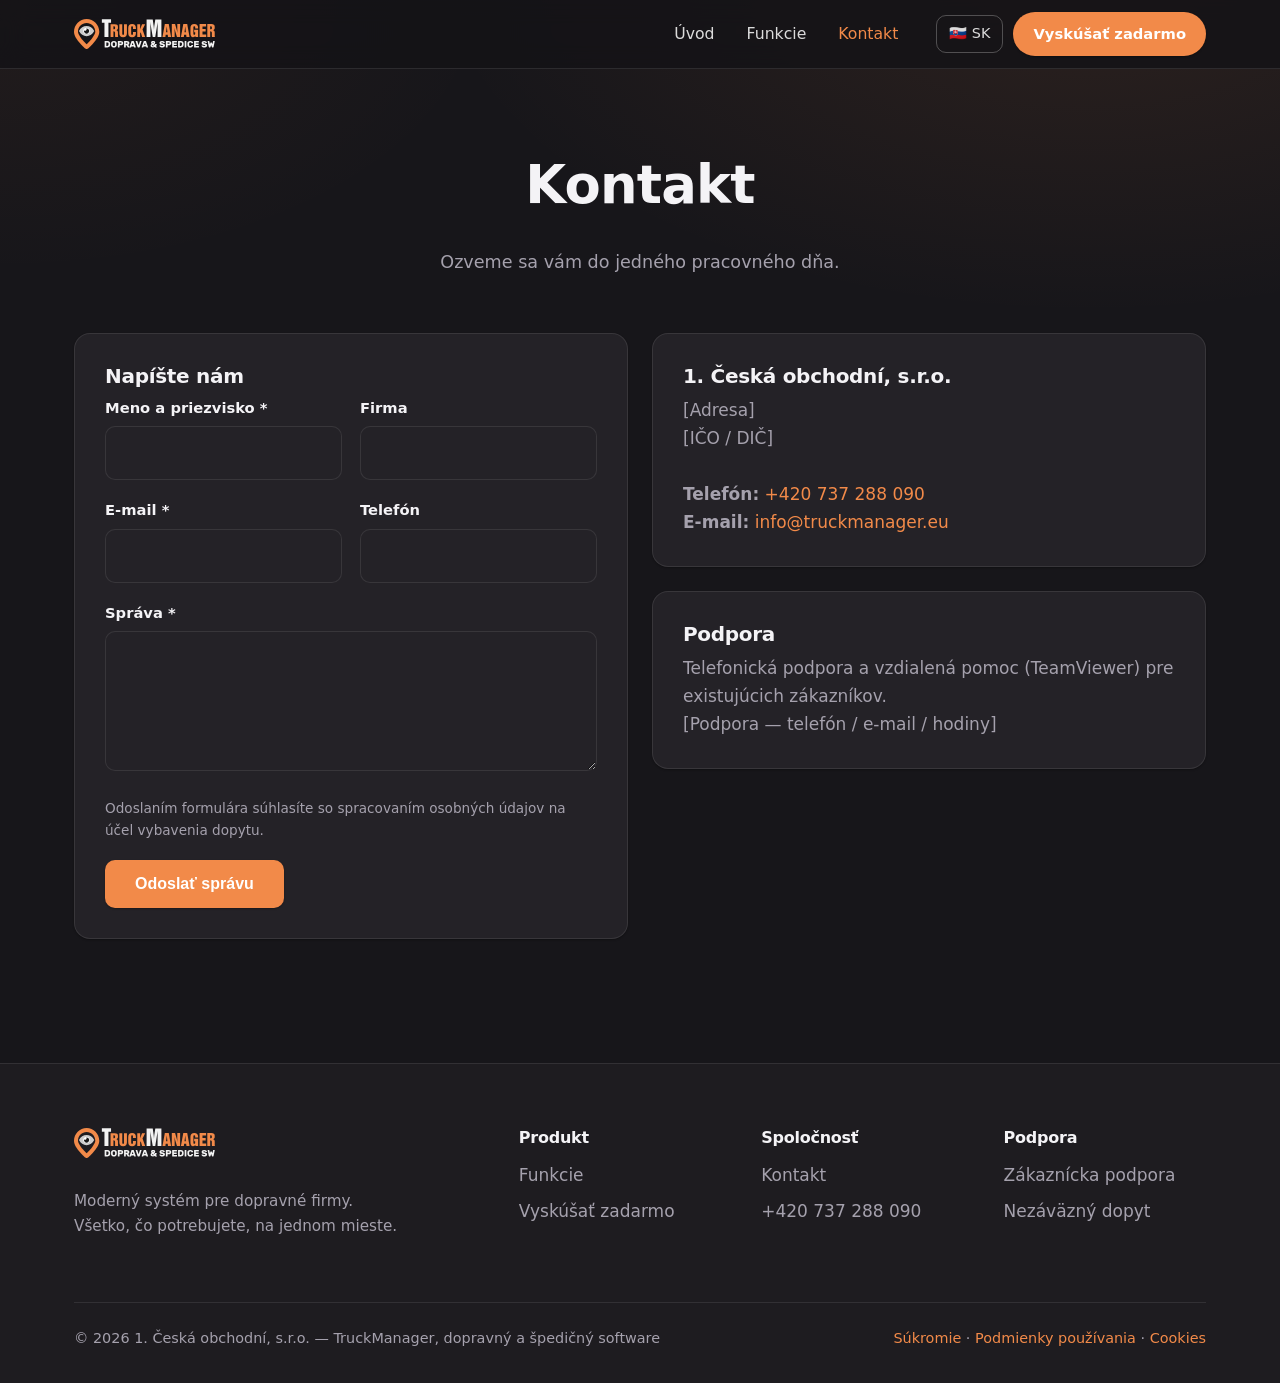
<file: sk/kontakt.html>
<!DOCTYPE html>
<html lang="sk">
<head>
  <meta charset="UTF-8">
  <meta name="viewport" content="width=device-width, initial-scale=1.0">
  <title>Kontakt — TruckManager</title>
  <meta name="description" content="Kontaktujte nás — 1. Česká obchodní, s.r.o., vývojár dopravného softwaru TruckManager.">
  <link rel="stylesheet" href="../assets/css/style.css">
</head>
<body>

  <header class="site-header">
    <div class="container site-header__inner">
      <a class="site-logo" href="index.html">
        <img src="../assets/img/tm_logo_white.svg" alt="TruckManager" class="logo-img">
      </a>

      <nav class="main-nav" id="mainNav">
        <ul>
          <li><a href="index.html">Úvod</a></li>
          <li><a href="funkce.html">Funkcie</a></li>
          <li><a href="kontakt.html" class="active">Kontakt</a></li>
        </ul>
      </nav>

      <div class="header-actions">
        <div class="lang-switch">
          <button type="button">🇸🇰 SK</button>
          <ul>
            <li><a href="../cs/kontakt.html">Čeština</a></li>
            <li><a href="../sk/kontakt.html">Slovenčina</a></li>
            <li><a href="../en/kontakt.html">English</a></li>
          </ul>
        </div>
        <a class="btn btn--primary btn--sm btn--pill header-cta" href="vyzkouset-zdarma.html">Vyskúšať zadarmo</a>
        <button class="nav-toggle" type="button" aria-label="Menu">☰</button>
      </div>
    </div>
  </header>

  <main>

    <section class="section">
      <div class="container">
        <div class="section__head">
          <h1>Kontakt</h1>
          <p>Ozveme sa vám do jedného pracovného dňa.</p>
        </div>

        <div class="grid grid--2" style="align-items: start;">
          <div class="card">
            <h3>Napíšte nám</h3>
            <form class="form form--2col" action="https://api.web3forms.com/submit" method="POST">
              <input type="hidden" name="access_key" value="19009bc3-2c93-46f5-9833-60c37d14d286">
              <input type="hidden" name="subject" value="Kontaktný formulár — TruckManager">
              <input type="hidden" name="from_name" value="Web TruckManager">
              <input type="hidden" name="redirect" value="https://www.truckmanager.eu/sk/kontakt.html?odeslano=1">
              <input type="checkbox" name="botcheck" style="display:none">
              <div>
                <label for="jmeno">Meno a priezvisko *</label>
                <input type="text" id="jmeno" name="jmeno" required>
              </div>
              <div>
                <label for="firma">Firma</label>
                <input type="text" id="firma" name="firma">
              </div>
              <div>
                <label for="email">E-mail *</label>
                <input type="email" id="email" name="email" required>
              </div>
              <div>
                <label for="telefon">Telefón</label>
                <input type="tel" id="telefon" name="telefon">
              </div>
              <div class="form__full">
                <label for="zprava">Správa *</label>
                <textarea id="zprava" name="zprava" required></textarea>
              </div>
              <div class="form__full">
                <p class="form__note">Odoslaním formulára súhlasíte so spracovaním osobných údajov na účel vybavenia dopytu.</p>
              </div>
              <div class="form__full">
                <button class="btn btn--primary" type="submit">Odoslať správu</button>
              </div>
            </form>
          </div>

          <div>
            <div class="card" style="margin-bottom: 24px;">
              <h3>1. Česká obchodní, s.r.o.</h3>
              <p>
                [Adresa]<br>
                [IČO / DIČ]<br><br>
                <strong>Telefón:</strong> <a href="tel:+420737288090">+420 737 288 090</a><br>
                <strong>E-mail:</strong> <a href="mailto:info@truckmanager.eu">info@truckmanager.eu</a>
              </p>
            </div>
            <div class="card">
              <h3>Podpora</h3>
              <p>Telefonická podpora a vzdialená pomoc (TeamViewer) pre existujúcich zákazníkov.</p>
              <p class="mb-0">[Podpora — telefón / e-mail / hodiny]</p>
            </div>
          </div>
        </div>
      </div>
    </section>

  </main>

  <footer class="site-footer">
    <div class="container">
      <div class="site-footer__grid">
        <div>
          <a class="site-logo" href="index.html"><img src="../assets/img/tm_logo_white.svg" alt="TruckManager" class="logo-img"></a>
          <p class="about">
            Moderný systém pre dopravné firmy.<br>
            Všetko, čo potrebujete, na jednom mieste.
          </p>
        </div>
        <div>
          <h4>Produkt</h4>
          <ul>
            <li><a href="funkce.html">Funkcie</a></li>
            <li><a href="vyzkouset-zdarma.html">Vyskúšať zadarmo</a></li>
          </ul>
        </div>
        <div>
          <h4>Spoločnosť</h4>
          <ul>
            <li><a href="kontakt.html">Kontakt</a></li>
            <li><a href="tel:+420737288090">+420 737 288 090</a></li>
          </ul>
        </div>
        <div>
          <h4>Podpora</h4>
          <ul>
            <li><a href="kontakt.html">Zákaznícka podpora</a></li>
            <li><a href="vyzkouset-zdarma.html">Nezáväzný dopyt</a></li>
          </ul>
        </div>
      </div>
      <div class="site-footer__bottom">
        <span>© 2026 1. Česká obchodní, s.r.o. — TruckManager, dopravný a špedičný software</span>
        <span><a href="#">Súkromie</a> · <a href="#">Podmienky používania</a> · <a href="#">Cookies</a></span>
      </div>
    </div>
  </footer>

  <script src="../assets/js/main.js"></script>
</body>
</html>
</file>
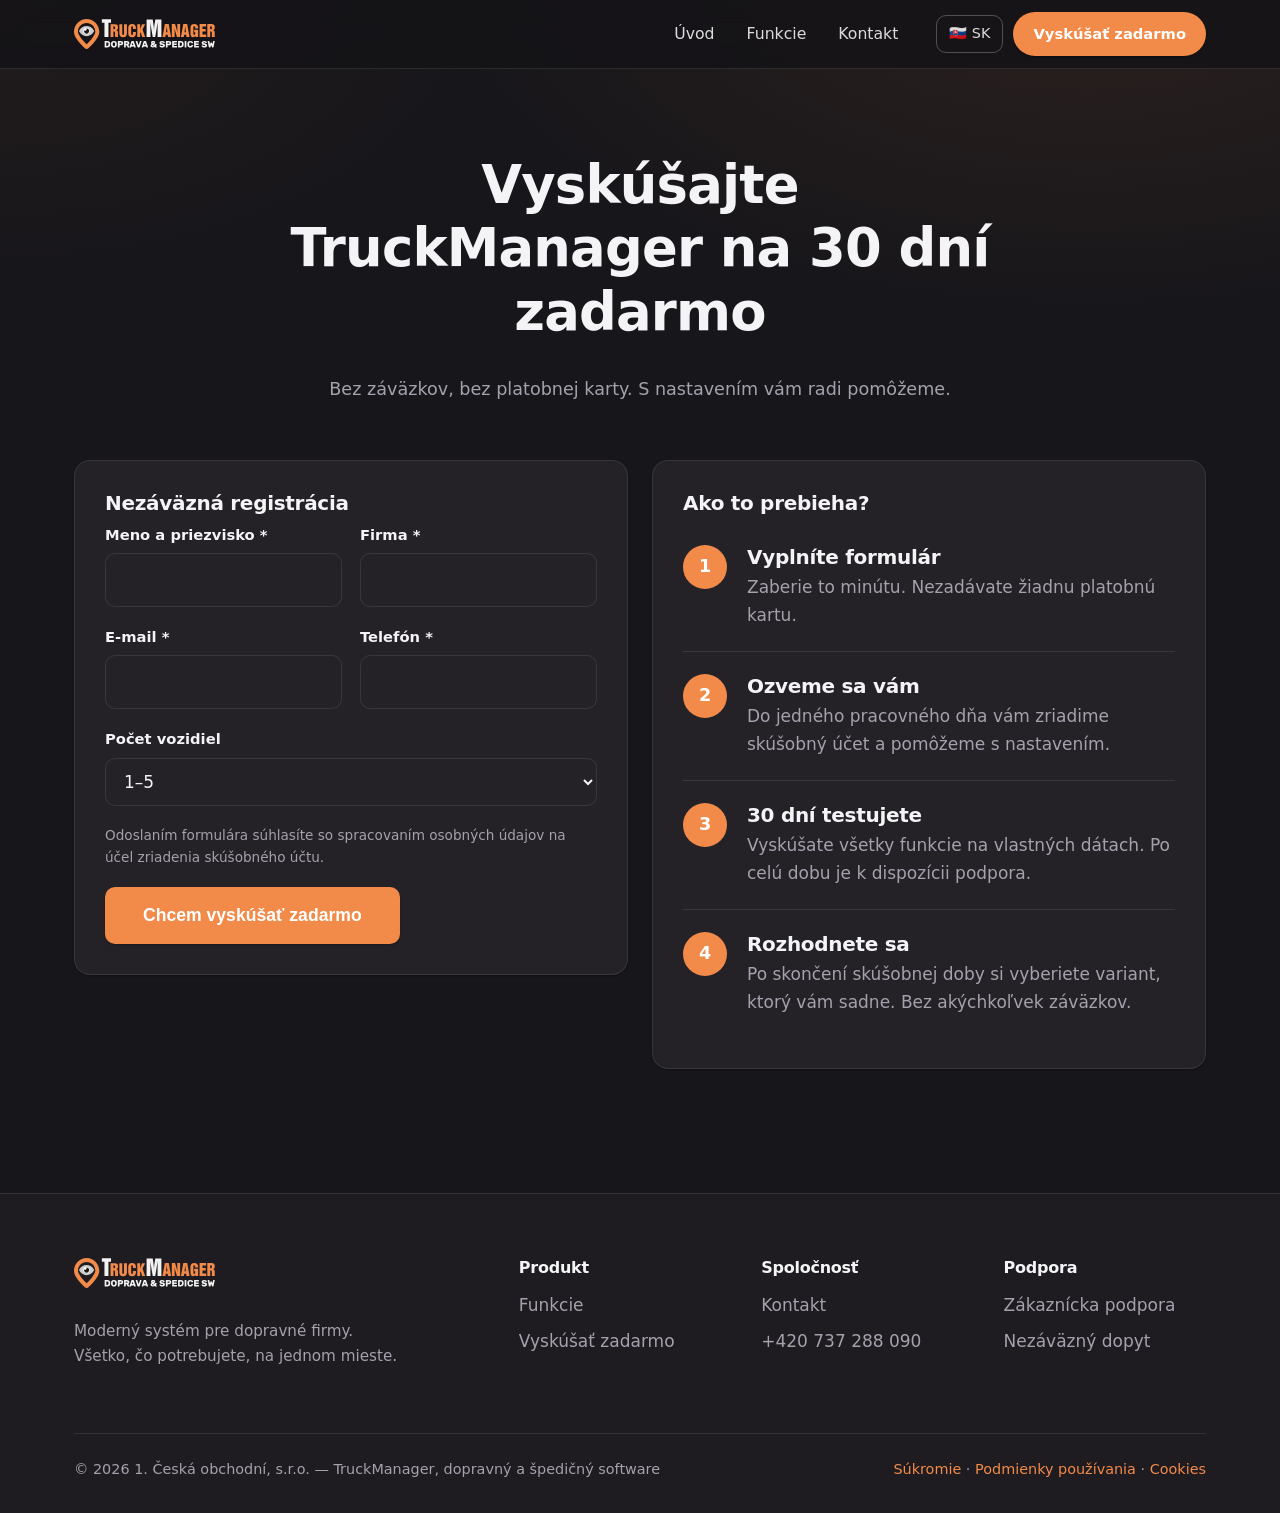
<file: sk/vyzkouset-zdarma.html>
<!DOCTYPE html>
<html lang="sk">
<head>
  <meta charset="UTF-8">
  <meta name="viewport" content="width=device-width, initial-scale=1.0">
  <title>Vyskúšať zadarmo — TruckManager</title>
  <meta name="description" content="Vyskúšajte TruckManager na 30 dní zadarmo. Bez záväzkov, bez platobnej karty.">
  <link rel="stylesheet" href="../assets/css/style.css">
</head>
<body>

  <header class="site-header">
    <div class="container site-header__inner">
      <a class="site-logo" href="index.html">
        <img src="../assets/img/tm_logo_white.svg" alt="TruckManager" class="logo-img">
      </a>

      <nav class="main-nav" id="mainNav">
        <ul>
          <li><a href="index.html">Úvod</a></li>
          <li><a href="funkce.html">Funkcie</a></li>
          <li><a href="kontakt.html">Kontakt</a></li>
        </ul>
      </nav>

      <div class="header-actions">
        <div class="lang-switch">
          <button type="button">🇸🇰 SK</button>
          <ul>
            <li><a href="../cs/vyzkouset-zdarma.html">Čeština</a></li>
            <li><a href="../sk/vyzkouset-zdarma.html">Slovenčina</a></li>
            <li><a href="../en/vyzkouset-zdarma.html">English</a></li>
          </ul>
        </div>
        <a class="btn btn--primary btn--sm btn--pill header-cta" href="vyzkouset-zdarma.html">Vyskúšať zadarmo</a>
        <button class="nav-toggle" type="button" aria-label="Menu">☰</button>
      </div>
    </div>
  </header>

  <main>

    <section class="section">
      <div class="container">
        <div class="section__head">
          <h1>Vyskúšajte TruckManager na 30 dní zadarmo</h1>
          <p>Bez záväzkov, bez platobnej karty. S nastavením vám radi pomôžeme.</p>
        </div>

        <div class="grid grid--2" style="align-items: start;">
          <div class="card">
            <h3>Nezáväzná registrácia</h3>
            <form class="form form--2col" action="https://api.web3forms.com/submit" method="POST">
              <input type="hidden" name="access_key" value="19009bc3-2c93-46f5-9833-60c37d14d286">
              <input type="hidden" name="subject" value="Žiadosť o skúšobnú verziu — TruckManager">
              <input type="hidden" name="from_name" value="Web TruckManager">
              <input type="hidden" name="redirect" value="https://www.truckmanager.eu/sk/vyzkouset-zdarma.html?odeslano=1">
              <input type="checkbox" name="botcheck" style="display:none">
              <div>
                <label for="jmeno">Meno a priezvisko *</label>
                <input type="text" id="jmeno" name="jmeno" required>
              </div>
              <div>
                <label for="firma">Firma *</label>
                <input type="text" id="firma" name="firma" required>
              </div>
              <div>
                <label for="email">E-mail *</label>
                <input type="email" id="email" name="email" required>
              </div>
              <div>
                <label for="telefon">Telefón *</label>
                <input type="tel" id="telefon" name="telefon" required>
              </div>
              <div class="form__full">
                <label for="vozidla">Počet vozidiel</label>
                <select id="vozidla" name="vozidla">
                  <option value="1-5">1–5</option>
                  <option value="6-20">6–20</option>
                  <option value="21-50">21–50</option>
                  <option value="51+">51 a viac</option>
                </select>
              </div>
              <div class="form__full">
                <p class="form__note">Odoslaním formulára súhlasíte so spracovaním osobných údajov na účel zriadenia skúšobného účtu.</p>
              </div>
              <div class="form__full">
                <button class="btn btn--primary btn--lg" type="submit">Chcem vyskúšať zadarmo</button>
              </div>
            </form>
          </div>

          <div class="card">
            <h3>Ako to prebieha?</h3>
            <div class="steps">
              <div class="step">
                <div>
                  <h3>Vyplníte formulár</h3>
                  <p>Zaberie to minútu. Nezadávate žiadnu platobnú kartu.</p>
                </div>
              </div>
              <div class="step">
                <div>
                  <h3>Ozveme sa vám</h3>
                  <p>Do jedného pracovného dňa vám zriadime skúšobný účet a pomôžeme s nastavením.</p>
                </div>
              </div>
              <div class="step">
                <div>
                  <h3>30 dní testujete</h3>
                  <p>Vyskúšate všetky funkcie na vlastných dátach. Po celú dobu je k dispozícii podpora.</p>
                </div>
              </div>
              <div class="step">
                <div>
                  <h3>Rozhodnete sa</h3>
                  <p>Po skončení skúšobnej doby si vyberiete variant, ktorý vám sadne. Bez akýchkoľvek záväzkov.</p>
                </div>
              </div>
            </div>
          </div>
        </div>
      </div>
    </section>

  </main>

  <footer class="site-footer">
    <div class="container">
      <div class="site-footer__grid">
        <div>
          <a class="site-logo" href="index.html"><img src="../assets/img/tm_logo_white.svg" alt="TruckManager" class="logo-img"></a>
          <p class="about">
            Moderný systém pre dopravné firmy.<br>
            Všetko, čo potrebujete, na jednom mieste.
          </p>
        </div>
        <div>
          <h4>Produkt</h4>
          <ul>
            <li><a href="funkce.html">Funkcie</a></li>
            <li><a href="vyzkouset-zdarma.html">Vyskúšať zadarmo</a></li>
          </ul>
        </div>
        <div>
          <h4>Spoločnosť</h4>
          <ul>
            <li><a href="kontakt.html">Kontakt</a></li>
            <li><a href="tel:+420737288090">+420 737 288 090</a></li>
          </ul>
        </div>
        <div>
          <h4>Podpora</h4>
          <ul>
            <li><a href="kontakt.html">Zákaznícka podpora</a></li>
            <li><a href="vyzkouset-zdarma.html">Nezáväzný dopyt</a></li>
          </ul>
        </div>
      </div>
      <div class="site-footer__bottom">
        <span>© 2026 1. Česká obchodní, s.r.o. — TruckManager, dopravný a špedičný software</span>
        <span><a href="#">Súkromie</a> · <a href="#">Podmienky používania</a> · <a href="#">Cookies</a></span>
      </div>
    </div>
  </footer>

  <script src="../assets/js/main.js"></script>
</body>
</html>
</file>
<file: assets/css/style.css>
@charset "UTF-8";
/* ============================================================
   TruckManager — sdílené styly
   Moderní redesign, responzivní, světlý/tmavý režim
   ============================================================ */

:root {
  --color-primary: #f28a49;
  --color-primary-dark: #d9722f;
  --color-primary-light: #ff9d63;
  --color-heart: #d6333f;
  --color-accent: #f28a49;
  --color-bg: #17161a;
  --color-bg-alt: #1e1c20;
  --color-surface: #242227;
  --color-surface-2: #2b2830;
  --color-text: #f4f3f6;
  --color-text-muted: #a5a1ad;
  --color-border: rgba(255, 255, 255, 0.09);
  --color-border-strong: rgba(255, 255, 255, 0.16);
  --color-header-bg: rgba(20, 19, 23, 0.85);
  --shadow-sm: 0 1px 2px rgba(0, 0, 0, 0.3);
  --shadow-md: 0 10px 30px rgba(0, 0, 0, 0.45);
  --shadow-lg: 0 24px 60px rgba(0, 0, 0, 0.55);
  --radius: 16px;
  --radius-sm: 10px;
  --container: 1180px;
  --font: "Segoe UI", "Inter", system-ui, -apple-system, sans-serif;
}

* { box-sizing: border-box; }

html { scroll-behavior: smooth; overflow-x: clip; }

body {
  margin: 0;
  font-family: var(--font);
  font-size: 17px;
  line-height: 1.65;
  color: var(--color-text);
  background-color: var(--color-bg);
  background-image:
    radial-gradient(1100px 600px at 85% -5%, rgba(242, 138, 73, 0.10), transparent 60%),
    radial-gradient(900px 500px at 0% 0%, rgba(242, 138, 73, 0.05), transparent 55%);
  background-attachment: fixed;
}

img { max-width: 100%; height: auto; }

a {
  color: var(--color-primary);
  text-decoration: none;
}
a:hover { text-decoration: underline; }

h1, h2, h3, h4 {
  line-height: 1.2;
  margin: 0 0 0.6em;
  font-weight: 700;
  letter-spacing: -0.015em;
}
h1 { font-size: clamp(2.1rem, 4.5vw, 3.3rem); }
h2 { font-size: clamp(1.6rem, 3vw, 2.3rem); }
h3 { font-size: 1.25rem; }

.container {
  max-width: var(--container);
  margin: 0 auto;
  padding: 0 24px;
}

.section { padding: 84px 0; }
.section--alt { background: var(--color-bg-alt); }

.section__head {
  text-align: center;
  max-width: 720px;
  margin: 0 auto 56px;
}
.section__head p {
  color: var(--color-text-muted);
  font-size: 1.1rem;
  margin: 0;
}

/* ---------- Header ---------- */
.site-header {
  position: sticky;
  top: 0;
  z-index: 100;
  backdrop-filter: blur(12px);
  background: var(--color-header-bg);
  border-bottom: 1px solid rgba(255, 255, 255, 0.10);
}
.site-header__inner {
  display: flex;
  align-items: center;
  gap: 24px;
  height: 68px;
}
.site-logo {
  display: flex;
  align-items: center;
  flex: 0 0 auto;
}
.site-logo:hover { text-decoration: none; }
.site-logo img { height: 32px; width: auto; max-width: 160px; display: block; }

.main-nav { margin-left: auto; }
.main-nav ul {
  display: flex;
  gap: 4px;
  list-style: none;
  margin: 0;
  padding: 0;
}
.main-nav a {
  display: block;
  padding: 8px 14px;
  border-radius: var(--radius-sm);
  color: rgba(255, 255, 255, 0.85);
  font-weight: 500;
  font-size: 0.98rem;
}
.main-nav a:hover {
  background: rgba(255, 255, 255, 0.10);
  color: #fff;
  text-decoration: none;
}
.main-nav a.active {
  color: var(--color-primary);
}

.header-actions {
  display: flex;
  align-items: center;
  gap: 10px;
}

.lang-switch { position: relative; }
.lang-switch > button {
  background: none;
  border: 1px solid rgba(255, 255, 255, 0.25);
  border-radius: var(--radius-sm);
  height: 38px;
  padding: 0 12px;
  font: inherit;
  font-size: 0.9rem;
  color: rgba(255, 255, 255, 0.85);
  cursor: pointer;
}
.lang-switch ul {
  display: none;
  position: absolute;
  right: 0;
  top: calc(100% + 6px);
  z-index: 200;
  list-style: none;
  margin: 0;
  padding: 6px;
  background: var(--color-surface);
  border: 1px solid var(--color-border);
  border-radius: var(--radius-sm);
  box-shadow: var(--shadow-md);
  min-width: 110px;
}
.lang-switch.open ul { display: block; }
.lang-switch ul a {
  display: block;
  padding: 7px 12px;
  border-radius: 6px;
  color: var(--color-text);
}
.lang-switch ul a:hover { background: var(--color-bg-alt); text-decoration: none; }

.theme-toggle {
  background: none;
  border: 1px solid var(--color-border);
  border-radius: var(--radius-sm);
  width: 38px;
  height: 38px;
  font-size: 1.05rem;
  cursor: pointer;
  color: var(--color-text);
  line-height: 1;
}

.nav-toggle {
  display: none;
  background: none;
  border: 1px solid rgba(255, 255, 255, 0.25);
  border-radius: var(--radius-sm);
  width: 42px;
  height: 38px;
  font-size: 1.2rem;
  cursor: pointer;
  color: rgba(255, 255, 255, 0.85);
}

/* ---------- Tlačítka ---------- */
.btn {
  display: inline-block;
  padding: 13px 28px;
  border-radius: var(--radius-sm);
  font-weight: 600;
  font-size: 1rem;
  border: 2px solid transparent;
  cursor: pointer;
  transition: transform 0.15s ease, box-shadow 0.15s ease, background 0.15s ease;
}
.btn:hover { text-decoration: none; transform: translateY(-1px); }
.btn--primary {
  background: var(--color-primary);
  color: #fff;
  box-shadow: var(--shadow-sm);
}
.btn--primary:hover { background: var(--color-primary-dark); color: #fff; box-shadow: var(--shadow-md); }
.btn--outline {
  border-color: var(--color-border);
  color: var(--color-text);
  background: var(--color-surface);
}
.btn--outline:hover { border-color: var(--color-primary); color: var(--color-primary); }
.btn--lg { padding: 16px 36px; font-size: 1.1rem; }
.btn--sm { padding: 8px 18px; font-size: 0.92rem; }

/* ---------- Hero ---------- */.hero {
  padding: 16px 0 40px;
  background:
    radial-gradient(1000px 420px at 85% -10%, rgba(242, 138, 73, 0.10), transparent 60%),
    radial-gradient(700px 380px at 5% 0%, rgba(242, 138, 73, 0.06), transparent 55%);
}
.hero__grid {
  display: grid;
  grid-template-columns: 1.05fr 0.95fr;
  gap: 56px;
  align-items: center;
}
.hero .badge {
  display: inline-block;
  padding: 6px 14px;
  border-radius: 999px;
  background: rgba(242, 138, 73, 0.10);
  color: var(--color-primary);
  font-weight: 600;
  font-size: 0.85rem;
  margin-bottom: 8px;
}
.hero p.lead {
  font-size: 1.2rem;
  color: var(--color-text-muted);
  margin: 0 0 32px;
}
.hero__cta { display: flex; gap: 14px; flex-wrap: wrap; }

/* ---------- Hero vizual — rámečky kolem H1 ---------- */
.hero__center { position: relative; }

/* ---------- Varianta C: diagram funkcí propojený se středem ---------- */
.hero-diagram {
  position: relative;
  margin: 8px auto 40px;
  max-width: 1000px;
  aspect-ratio: 10 / 5.6;
}
.hero-diagram__lines {
  position: absolute;
  inset: 0;
  width: 100%;
  height: 100%;
  opacity: 0.55;
  z-index: 5;
  pointer-events: none;
}
.hero-diagram__tag {
  position: absolute;
  left: var(--x);
  top: var(--y);
  transform: translate(-50%, -50%);
  font-size: 0.95rem;
  font-weight: 600;
  color: var(--color-text);
  background: var(--color-bg);
  padding: 2px 10px;
  z-index: 6;
}
.hero-diagram__hub {
  position: absolute;
  left: 50%;
  top: 57.2%;
  transform: translate(-50%, -50%);
  width: 30%;
  z-index: 7;
}
.hero-diagram__hub-inner {
  position: relative;
  width: 100%;
  min-height: 150px;
  transform-style: preserve-3d;
  transition: transform 0.6s ease;
  animation: heroHubBeat 2.6s ease-in-out infinite;
}
.hero-diagram__hub:hover .hero-diagram__hub-inner,
.hero-diagram__hub.flipped .hero-diagram__hub-inner { transform: rotateY(180deg); }
@keyframes heroHubBeat {
  0%, 28%, 70%, 100% { scale: 1; }
  14% { scale: 1.035; }
  42% { scale: 1.05; }
  56% { scale: 1.015; }
}
.hero-diagram__hub-front,
.hero-diagram__hub-back {
  position: absolute;
  inset: 0;
  display: flex;
  flex-direction: column;
  align-items: center;
  justify-content: center;
  gap: 6px;
  text-align: center;
  padding: 18px 20px;
  background: #fff;
  border: 2px solid var(--color-heart);
  border-radius: var(--radius);
  box-shadow: 0 8px 30px rgba(214, 51, 63, 0.22);
  backface-visibility: hidden;
}
.hero-diagram__hub-front strong { font-size: 1.05rem; color: var(--color-text); line-height: 1.25; }
.hero-diagram__hub-front small { color: var(--color-text-muted); font-size: 0.8rem; }
.hero-diagram__logo { height: 33px; }
.hero-diagram__hub-back {
  transform: rotateY(180deg);
  background: var(--color-primary);
  border-color: var(--color-primary-dark);
  text-decoration: none;
  cursor: pointer;
}
.hero-diagram__hub-back strong { color: #fff; font-size: 1.05rem; }
.hero-diagram__hub-back span { color: #fff; font-weight: 700; font-size: 0.9rem; text-decoration: underline; }

.hero-diagram__card {
  position: absolute;
  left: var(--x);
  top: var(--y);
  transform: translate(-50%, -50%);
  width: var(--w, 17%);
  z-index: 3;
  animation: heroCardPulse 7s ease-in-out infinite;
  animation-delay: calc(var(--i) * 0.45s);
}
@keyframes heroCardPulse {
  0%, 100% { filter: drop-shadow(0 0 0 rgba(242, 138, 73, 0)); }
  50% { filter: drop-shadow(0 0 12px rgba(242, 138, 73, 0.55)); }
}
.hero-diagram__card-inner {
  position: relative;
  width: 100%;
  min-height: 64px;
  transform-style: preserve-3d;
  transition: transform 0.5s ease;
}
.hero-diagram__card:hover .hero-diagram__card-inner,
.hero-diagram__card.flipped .hero-diagram__card-inner { transform: rotateY(180deg); }
.hero-diagram__card-front,
.hero-diagram__card-back {
  position: absolute;
  inset: 0;
  display: flex;
  align-items: center;
  justify-content: center;
  text-align: center;
  padding: 8px 10px;
  border-radius: 10px;
  backface-visibility: hidden;
  line-height: 1.25;
}
.hero-diagram__card-front {
  background: #fff;
  border: 1.5px solid var(--color-primary);
  color: var(--color-text);
  font-size: 0.82rem;
}
.hero-diagram__card-back {
  background: var(--color-primary);
  border: 1.5px solid var(--color-primary-dark);
  color: #fff;
  font-size: 0.68rem;
  transform: rotateY(180deg);
  text-decoration: none;
  cursor: pointer;
}
@media (max-width: 960px) {
  .hero-diagram {
    aspect-ratio: auto;
    display: grid;
    grid-template-columns: 1fr 1fr;
    gap: 10px;
    margin-bottom: 0;
  }
  .hero-diagram__lines,
  .hero-diagram__tag { display: none; }
  .hero-diagram__hub {
    position: static;
    transform: none;
    width: 100%;
    grid-column: 1 / -1;
    order: -1;
  }
  .hero-diagram__card {
    position: static;
    transform: none;
    width: 100%;
  }
  .hero-diagram__card-front { font-size: 0.8rem; }
}
@media (prefers-reduced-motion: reduce) {
  .hero-diagram__card,
  .hero-diagram__hub-inner { animation: none; }
  .hero-diagram__card-inner,
  .hero-diagram__hub-inner { transition: none; }
}

/* Přeblikávání stylů hero CTA tlačítek (cyklus 8 s: 3 s stav + 1 s přechod) */
@keyframes heroCtaPrimarySwap {
  0%, 37.5% {
    background: var(--color-primary);
    color: #fff;
    border-color: transparent;
  }
  50%, 87.5% {
    background: var(--color-surface);
    color: var(--color-text);
    border-color: var(--color-border);
  }
  100% {
    background: var(--color-primary);
    color: #fff;
    border-color: transparent;
  }
}
@keyframes heroCtaOutlineSwap {
  0%, 37.5% {
    background: var(--color-surface);
    color: var(--color-text);
    border-color: var(--color-border);
  }
  50%, 87.5% {
    background: var(--color-primary);
    color: #fff;
    border-color: transparent;
  }
  100% {
    background: var(--color-surface);
    color: var(--color-text);
    border-color: var(--color-border);
  }
}
.hero__cta .btn--primary { animation: heroCtaPrimarySwap 8s ease-in-out infinite; }
.hero__cta .btn--outline { animation: heroCtaOutlineSwap 8s ease-in-out infinite; }
.hero__cta .btn--primary:hover,
.hero__cta .btn--outline:hover { animation-play-state: paused; }
@media (prefers-reduced-motion: reduce) {
  .hero__cta .btn--primary,
  .hero__cta .btn--outline { animation: none; }
}

.hero__media img {
  border-radius: var(--radius);
  box-shadow: var(--shadow-lg);
  border: 1px solid var(--color-border);
}
.hero__media .media-placeholder {
  aspect-ratio: 16 / 10;
  border-radius: var(--radius);
  background: linear-gradient(135deg, var(--color-bg-alt), var(--color-surface));
  border: 1px dashed var(--color-border);
  display: flex;
  align-items: center;
  justify-content: center;
  color: var(--color-text-muted);
  font-size: 0.95rem;
}

/* ---------- Karty / grid ---------- */
.grid {
  display: grid;
  gap: 24px;
}
.grid--3 { grid-template-columns: repeat(3, 1fr); }
.grid--2 { grid-template-columns: repeat(2, 1fr); }

.card {
  background: var(--color-surface);
  border: 1px solid var(--color-border);
  border-radius: var(--radius);
  padding: 30px;
  box-shadow: var(--shadow-sm);
  transition: transform 0.18s ease, box-shadow 0.18s ease;
}
.card:hover { transform: translateY(-4px); box-shadow: var(--shadow-md); }
.card .card__icon {
  width: 48px;
  height: 48px;
  border-radius: 12px;
  display: flex;
  align-items: center;
  justify-content: center;
  background: rgba(242, 138, 73, 0.10);
  color: var(--color-primary-dark);
  margin-bottom: 18px;
}
.card .card__icon svg {
  width: 24px;
  height: 24px;
}
.card h3 { margin-bottom: 8px; }
.card p { margin: 0; color: var(--color-text-muted); }

/* ---------- Statistiky ---------- */
.stats {
  display: grid;
  grid-template-columns: repeat(5, 1fr);
  gap: 20px;
  text-align: center;
}
.stat .stat__value {
  font-size: 2.4rem;
  font-weight: 800;
  color: var(--color-primary);
  line-height: 1.1;
}
.stat .stat__label { color: var(--color-text-muted); font-size: 0.95rem; }

/* ---------- CTA pás ---------- */
.cta-band {
  background: linear-gradient(120deg, var(--color-primary), var(--color-primary-dark));
  border-radius: var(--radius);
  padding: 38px 40px;
  max-width: 840px;
  margin: 0 auto;
  text-align: center;
}
.cta-band h2 { color: #fff; font-size: 1.7rem; margin-bottom: 10px; }
.cta-band p { color: rgba(255, 255, 255, 0.85); max-width: 520px; margin: 0 auto 22px; font-size: 1rem; }
.cta-band .btn--primary {
  background: #fff;
  color: var(--color-primary);
}
.cta-band .btn--primary:hover { background: #eef3fb; color: var(--color-primary-dark); }
.cta-band .btn--outline {
  background: transparent;
  border-color: rgba(255, 255, 255, 0.55);
  color: #fff;
}
.cta-band .btn--outline:hover {
  background: rgba(255, 255, 255, 0.12);
  border-color: #fff;
  color: #fff;
}

/* ---------- Ceník ---------- */
.pricing-card {
  display: flex;
  flex-direction: column;
  position: relative;
}
.pricing-card--featured {
  border-color: var(--color-primary);
  box-shadow: var(--shadow-md);
}
.pricing-card .badge-featured {
  position: absolute;
  top: -13px;
  left: 50%;
  transform: translateX(-50%);
  background: var(--color-accent);
  color: #fff;
  font-size: 0.8rem;
  font-weight: 700;
  padding: 4px 14px;
  border-radius: 999px;
  text-transform: uppercase;
  letter-spacing: 0.04em;
}
.pricing-card .price {
  font-size: 2.2rem;
  font-weight: 800;
  margin: 10px 0 4px;
}
.pricing-card .price small {
  display: block;
  font-size: 0.95rem;
  font-weight: 500;
  color: var(--color-text-muted);
  white-space: nowrap;
}
.pricing-card ul {
  list-style: none;
  padding: 0;
  margin: 20px 0 28px;
  flex: 1;
}
.pricing-card ul li {
  padding: 7px 0 7px 28px;
  position: relative;
  color: var(--color-text-muted);
}
.pricing-card ul li::before {
  content: "✓";
  position: absolute;
  left: 0;
  color: var(--color-primary);
  font-weight: 700;
}

/* ---------- Formulář ---------- */
.form { display: grid; gap: 18px; }
.form--2col { grid-template-columns: 1fr 1fr; }
.form .form__full { grid-column: 1 / -1; }
.form label {
  display: block;
  font-weight: 600;
  font-size: 0.92rem;
  margin-bottom: 6px;
}
.form input,
.form textarea,
.form select {
  width: 100%;
  padding: 12px 14px;
  border: 1px solid var(--color-border);
  border-radius: var(--radius-sm);
  font: inherit;
  color: var(--color-text);
  background: var(--color-surface);
}
.form input:focus,
.form textarea:focus,
.form select:focus {
  outline: 2px solid rgba(242, 138, 73, 0.35);
  border-color: var(--color-primary);
}
.form textarea { min-height: 140px; resize: vertical; }
.form .form__note { font-size: 0.85rem; color: var(--color-text-muted); margin: 0; }

/* ---------- Kroky (jak to funguje) ---------- */
.steps { counter-reset: step; }
.step {
  display: flex;
  gap: 20px;
  padding: 22px 0;
  border-bottom: 1px solid var(--color-border);
}
.step:last-child { border-bottom: none; }
.step::before {
  counter-increment: step;
  content: counter(step);
  flex: 0 0 44px;
  height: 44px;
  border-radius: 50%;
  background: var(--color-primary);
  color: #fff;
  font-weight: 700;
  display: flex;
  align-items: center;
  justify-content: center;
  font-size: 1.1rem;
}
.step h3 { margin-bottom: 4px; }
.step p { margin: 0; color: var(--color-text-muted); }

/* ---------- Footer ---------- */
.site-footer {
  background: var(--color-bg-alt);
  border-top: 1px solid var(--color-border);
  padding: 64px 0 32px;
  margin-top: 40px;
}
.site-footer__grid {
  display: grid;
  grid-template-columns: 2fr 1fr 1fr 1fr;
  gap: 40px;
  margin-bottom: 48px;
}
.site-footer .site-logo img { height: 30px; margin-bottom: 16px; }
.site-footer h4 { font-size: 1rem; margin-bottom: 14px; }
.site-footer ul { list-style: none; margin: 0; padding: 0; }
.site-footer ul li { margin-bottom: 8px; }
.site-footer ul a { color: var(--color-text-muted); }
.site-footer ul a:hover { color: var(--color-primary); }
.site-footer .about { color: var(--color-text-muted); font-size: 0.95rem; max-width: 340px; }
.site-footer__bottom {
  border-top: 1px solid var(--color-border);
  padding-top: 24px;
  display: flex;
  justify-content: space-between;
  gap: 16px;
  flex-wrap: wrap;
  color: var(--color-text-muted);
  font-size: 0.9rem;
}

/* ---------- Util ---------- */
.text-center { text-align: center; }
.mt-0 { margin-top: 0; }
.mb-0 { margin-bottom: 0; }

/* ---------- Logo v hlavičce ---------- */
.site-logo .logo-img {
  height: 30px;
  width: auto;
  margin-right: 4px;
}

/* ---------- Hero středová varianta ---------- */
.hero__center {
  text-align: center;
  max-width: 820px;
  margin: 0 auto;
}
.hero__center .hero__cta {
  justify-content: center;
}
.hero__center p.lead {
  max-width: 640px;
  margin-left: auto;
  margin-right: auto;
  font-size: 1.28rem;
  color: var(--color-text);
}
.hero__center p.lead strong {
  color: var(--color-primary-dark);
}

.hero__tagline {
  font-size: 1.05rem;
  color: var(--color-primary-dark);
  font-weight: 600;
  max-width: 560px;
  margin: 0 auto 32px;
  padding: 12px 24px;
  border-left: 3px solid var(--color-primary);
  background: rgba(242, 138, 73, 0.07);
  border-radius: 0 var(--radius-sm) var(--radius-sm) 0;
  text-align: left;
}

/* ---------- Rotující text v hero ---------- */
.hero__rotating {
  position: relative;
  display: block;
  text-align: center;
  min-height: 1.2em;
  overflow: hidden;
  max-width: 900px;
  margin: 0 auto;
}
.hero__rotating span {
  position: absolute;
  left: 0;
  top: 0;
  width: 100%;
  opacity: 0;
  color: var(--color-primary);
  transition: opacity 0.5s ease, transform 0.5s ease;
  transform: translateY(8px);
  white-space: normal;
  font-size: clamp(1.4rem, 3.2vw, 2.4rem);
  line-height: 1.3;
  word-wrap: break-word;
}
.hero__rotating span.active {
  opacity: 1;
  transform: translateY(0);
}

/* ---------- Sticky box v pravém dolním rohu ---------- */
.hero-badge-sticky {
  position: fixed;
  bottom: 24px;
  right: 24px;
  z-index: 999;
  background: #fff;
  border: 2px solid var(--color-primary);
  padding: 20px 24px;
  border-radius: var(--radius);
  box-shadow: 0 12px 40px rgba(242, 138, 73, 0.25), 0 2px 8px rgba(0,0,0,0.08);
  max-width: 280px;
  font-size: 0.95rem;
  line-height: 1.5;
}
.hero-badge-sticky .badge-label {
  display: inline-block;
  background: var(--color-primary);
  color: #fff;
  font-size: 0.75rem;
  font-weight: 700;
  padding: 4px 10px;
  border-radius: 20px;
  margin-bottom: 10px;
  text-transform: uppercase;
  letter-spacing: 0.5px;
}
.hero-badge-sticky p { margin: 0 0 10px; color: var(--color-text); }
.hero-badge-sticky p:last-child { margin-bottom: 0; }
.hero-badge-sticky .badge-sub {
  font-size: 0.85rem;
  color: var(--color-text-muted);
  border-top: 1px solid var(--color-border);
  padding-top: 10px;
  margin-top: 10px;
}

/* Responzivita */
@media (max-width: 680px) {
  .hero-badge-sticky { display: none; }
}

/* ---------- Běžící pás s logy (marquee) ---------- */
.logo-marquee {
  padding: 36px 0 28px;
  background: var(--color-bg-alt);
  border-top: 1px solid var(--color-border);
  border-bottom: 1px solid var(--color-border);
  overflow: hidden;
}
.marquee {
  overflow: hidden;
  position: relative;
  -webkit-mask-image: linear-gradient(to right, transparent, black 8%, black 92%, transparent);
  mask-image: linear-gradient(to right, transparent, black 8%, black 92%, transparent);
}
.marquee__track {
  display: flex;
  gap: 48px;
  width: max-content;
  animation: marquee-scroll 45s linear infinite;
}
.marquee:hover .marquee__track {
  animation-play-state: paused;
}
.marquee__item {
  flex: 0 0 auto;
  display: flex;
  align-items: center;
  justify-content: center;
  height: 56px;
  min-width: 132px;
  padding: 0 20px;
  background: #ffffff;
  border-radius: 12px;
  border: 1px solid var(--color-border);
}
.marquee__item img {
  max-height: 32px;
  max-width: 110px;
  width: auto;
  filter: grayscale(20%);
  opacity: 0.9;
  transition: filter 0.2s ease, opacity 0.2s ease;
}
.marquee__item img:hover {
  filter: grayscale(0%);
  opacity: 1;
}
.marquee__label {
  text-align: center;
  margin: 20px 24px 0;
  font-size: 0.92rem;
  color: var(--color-text-muted);
}

@keyframes marquee-scroll {
  from { transform: translateX(0); }
  to { transform: translateX(-50%); }
}

/* ---------- Karty — highlight ---------- */
.card--highlight {
  border-color: transparent;
  background: linear-gradient(var(--color-surface), var(--color-surface)) padding-box,
              linear-gradient(135deg, rgba(13,95,215,0.35), rgba(255,122,26,0.25)) border-box;
  border: 1.5px solid transparent;
}

/* ---------- Karty — segment ---------- */
.card--segment {
  display: flex;
  flex-direction: column;
}
.card--segment .card__link {
  margin-top: auto;
  padding-top: 16px;
  font-weight: 600;
  font-size: 0.95rem;
}

/* ---------- Kroky — horizontální ---------- */
.steps--horizontal {
  display: grid;
  grid-template-columns: repeat(4, 1fr);
  gap: 24px;
  counter-reset: step;
  position: relative;
}
/* Časová osa — linka procházející středy kruhů */
.steps--horizontal::before {
  content: "";
  position: absolute;
  top: 28px;
  left: calc(12.5% + 12px);
  right: calc(12.5% + 12px);
  height: 2px;
  background: var(--color-border);
  z-index: 0;
}
.steps--horizontal .step {
  flex-direction: column;
  padding: 28px 24px;
  background: var(--color-surface);
  border: 1px solid var(--color-border);
  border-radius: var(--radius);
  border-bottom: none;
  text-align: center;
  box-shadow: var(--shadow-sm);
  position: relative;
  z-index: 1;
}
.steps--horizontal .step::before {
  margin: 0 auto 16px;
  flex: none;
  width: 44px;
  flex-basis: 44px;
  box-sizing: border-box;
  border: 3px solid var(--color-surface);
  box-shadow: 0 0 0 2px var(--color-primary);
}
.steps--horizontal .step h3 {
  font-size: 1.05rem;
}

/* ---------- Responzivita ---------- */
@media (max-width: 960px) {
  .hero__grid { grid-template-columns: 1fr; gap: 40px; }
  .grid--3 { grid-template-columns: repeat(2, 1fr); }
  .stats { grid-template-columns: repeat(3, 1fr); gap: 32px; }
  .site-footer__grid { grid-template-columns: 1fr 1fr; }
  .cta-band { padding: 40px 28px; }
  .steps--horizontal { grid-template-columns: repeat(2, 1fr); }
}

@media (max-width: 680px) {
  .section { padding: 56px 0; }
  .grid--3, .grid--2, .form--2col { grid-template-columns: 1fr; }
  .stats { grid-template-columns: repeat(2, 1fr); }

  .nav-toggle { display: block; }
  .header-cta { display: none; }
  .main-nav {
    display: none;
    position: absolute;
    top: 68px;
    left: 0;
    right: 0;
    background: var(--color-surface);
    border-bottom: 1px solid var(--color-border);
    box-shadow: var(--shadow-md);
    padding: 12px 24px 20px;
  }
  .main-nav.open { display: block; }
  .main-nav ul { flex-direction: column; gap: 0; }
  .main-nav a { padding: 12px 8px; font-size: 1.05rem; color: var(--color-text); }
  .main-nav a:hover { background: var(--color-bg-alt); color: var(--color-text); }
  .main-nav a.active { color: var(--color-primary); }
  .header-actions { margin-left: auto; }
  .site-header__inner { flex-wrap: nowrap; }
  .hero { padding: 56px 0 48px; }
  .steps--horizontal { grid-template-columns: 1fr; }
  .site-footer__grid { grid-template-columns: 1fr; gap: 28px; }
  .site-footer .about { max-width: none; }
  .marquee__item { min-width: 80px; height: 36px; }
  .marquee__item img { max-height: 28px; max-width: 90px; }
}

/* ---------- Cookie lišta ---------- */
.cookie-banner {
  position: fixed;
  bottom: 0;
  left: 0;
  right: 0;
  background: var(--color-surface);
  border-top: 1px solid var(--color-border);
  box-shadow: 0 -4px 24px rgba(16, 24, 40, 0.12);
  padding: 20px 0;
  z-index: 1000;
  display: none;
}
.cookie-banner.show { display: block; }
.cookie-banner__inner {
  display: flex;
  align-items: center;
  justify-content: space-between;
  gap: 24px;
  flex-wrap: wrap;
}
.cookie-banner__text {
  flex: 1 1 300px;
  font-size: 0.95rem;
  color: var(--color-text-muted);
  margin: 0;
}
.cookie-banner__text a { color: var(--color-primary); }
.cookie-banner__actions {
  display: flex;
  gap: 12px;
  flex-wrap: wrap;
}
.cookie-banner__btn {
  padding: 10px 24px;
  border-radius: var(--radius-sm);
  font-weight: 600;
  font-size: 0.95rem;
  border: 2px solid transparent;
  cursor: pointer;
  transition: all 0.15s ease;
  white-space: nowrap;
}
.cookie-banner__btn--accept {
  background: var(--color-primary);
  color: #fff;
}
.cookie-banner__btn--accept:hover { background: var(--color-primary-dark); }
.cookie-banner__btn--decline {
  background: transparent;
  border-color: var(--color-border);
  color: var(--color-text);
}
.cookie-banner__btn--decline:hover { border-color: var(--color-text-muted); }

@media (max-width: 680px) {
  .cookie-banner__inner { flex-direction: column; align-items: stretch; text-align: center; }
  .cookie-banner__text { flex: 0 1 auto; }
  .cookie-banner__actions { justify-content: center; }
  .cookie-banner__btn { flex: 1 1 auto; }
}





/* ---------- Str�nka Funkce � lev� menu + obsah ---------- */
.features-layout { display: grid; grid-template-columns: 260px 1fr; gap: 48px; align-items: start; }

/* Mobilní rozbalovací výběr funkce — skrytý na desktopu */
.features-select { display: none; }

.features-menu { position: sticky; top: 100px; background: var(--color-surface); border: 1px solid var(--color-border); border-radius: var(--radius); padding: 8px 0; box-shadow: var(--shadow-sm); }
.features-menu__title { padding: 12px 20px; font-size: 0.75rem; font-weight: 700; text-transform: uppercase; letter-spacing: 0.8px; color: var(--color-text-muted); border-bottom: 1px solid var(--color-border); margin-bottom: 8px; }
.features-menu__more { margin-top: 8px; padding: 12px 20px; border-top: 1px solid var(--color-border); font-size: 0.85rem; font-weight: 600; color: var(--color-primary); }
.features-menu__item { display: flex; align-items: center; gap: 12px; padding: 14px 20px; color: var(--color-text); text-decoration: none; font-weight: 500; font-size: 0.95rem; border-left: 3px solid transparent; transition: all 0.15s ease; cursor: pointer; }
.features-menu__item:hover { background: var(--color-bg-alt); color: var(--color-primary); }
.features-menu__item.active { background: rgba(242, 138, 73, 0.08); color: var(--color-primary); border-left-color: var(--color-primary); font-weight: 600; }
.features-menu__item svg { width: 22px; height: 22px; flex-shrink: 0; }
.features-content { min-width: 0; }
.feature-section { display: none; padding: 32px 0; scroll-margin-top: 160px; }
.feature-section.active { display: block; }
.feature-section__header { display: flex; align-items: center; gap: 16px; margin-bottom: 24px; padding-bottom: 20px; border-bottom: 2px solid var(--color-border); }
.feature-section__header svg { width: 48px; height: 48px; color: var(--color-primary); flex-shrink: 0; }
.feature-section__header h2 { margin: 0; font-size: 1.75rem; }
.feature-section__content { color: var(--color-text-muted); line-height: 1.7; }
.feature-section__content p { margin: 0 0 16px; font-size: 1.05rem; }
.feature-section__content ul { margin: 16px 0; padding-left: 24px; }
.feature-section__content li { margin-bottom: 8px; }
.feature-section__image { margin-top: 28px; border-radius: var(--radius); overflow: hidden; border: 1px solid var(--color-border); box-shadow: var(--shadow-md); }
.feature-section__image img { width: 100%; height: auto; display: block; }
.feature-section__image .placeholder { aspect-ratio: 16 / 9; background: linear-gradient(135deg, var(--color-bg-alt), var(--color-surface)); display: flex; align-items: center; justify-content: center; color: var(--color-text-muted); font-size: 0.95rem; }
@media (max-width: 960px) {
  .features-layout { grid-template-columns: 1fr; gap: 20px; margin-top: 0; padding-top: 0; }
  .features-menu { display: none; }
  .features-select {
    display: block;
    position: fixed;
    top: 68px;
    left: 0;
    right: 0;
    z-index: 90;
    padding: 10px 24px;
    background: var(--color-bg);
    border-bottom: 1px solid var(--color-border);
  }
  .features-content { padding-top: 0; }
  /* Odsazení obsahu pod fixed select na stránce Funkce */
  main:has(.features-select) .section:first-of-type { padding-top: 100px; }
  main:has(.features-select) .section__head { margin-bottom: 20px; }
  .features-select select {
    width: 100%;
    padding: 13px 40px 13px 16px;
    font: inherit;
    font-size: 1rem;
    font-weight: 600;
    color: var(--color-text);
    background: var(--color-surface);
    border: 2px solid var(--color-primary);
    border-radius: var(--radius-sm);
    box-shadow: var(--shadow-md);
    appearance: none;
    -webkit-appearance: none;
    cursor: pointer;
    background-image: linear-gradient(45deg, transparent 49%, var(--color-primary) 50%), linear-gradient(-45deg, transparent 49%, var(--color-primary) 50%);
    background-position: calc(100% - 21px) 50%, calc(100% - 15px) 50%;
    background-size: 6px 6px;
    background-repeat: no-repeat;
  }
  .features-select select:focus { outline: none; border-color: var(--color-primary-dark); }
}


/* Video v feature sekc�ch */
.feature-section__video { margin-top: 28px; border-radius: var(--radius); overflow: hidden; border: 1px solid var(--color-border); box-shadow: var(--shadow-md); }
.feature-section__video video { width: 100%; height: auto; display: block; }


/* ---------- Cen�k � 5 tarif� ---------- */
.grid--5 { display: grid; grid-template-columns: repeat(4, 1fr); gap: 20px; }
.pricing-card { position: relative; text-align: center; padding: 28px 20px; }`n.pricing-card--wide { grid-column: 1 / -1; }`n.pricing-card__wide-inner { display: flex; align-items: center; gap: 48px; text-align: left; }`n.pricing-card__wide-main { flex: 0 0 280px; }`n.pricing-card__wide-features { flex: 1; }`n.pricing-card__wide-features ul { margin: 0; }`n.pricing-card__wide-action { flex: 0 0 auto; }`n@media (max-width: 960px) { .pricing-card__wide-inner { flex-direction: column; gap: 24px; text-align: center; } .pricing-card__wide-main { flex: none; } }
.pricing-card__badge { display: inline-block; font-size: 0.7rem; font-weight: 700; padding: 4px 10px; border-radius: 20px; text-transform: uppercase; letter-spacing: 0.5px; margin-bottom: 12px; }
.pricing-card__badge--free { background: rgba(76, 175, 80, 0.12); color: #2e7d32; }
.pricing-card__badge--lite { background: rgba(13, 95, 215, 0.12); color: #0d5fd7; }
.pricing-card__badge--full { background: rgba(242, 138, 73, 0.12); color: var(--color-primary-dark); }
.pricing-card__badge--spedice { background: rgba(156, 39, 176, 0.12); color: #7b1fa2; }
.pricing-card__badge--cloud { background: rgba(96, 125, 139, 0.12); color: #455a64; }
.pricing-card h3 { margin: 8px 0 4px; font-size: 1.3rem; }
.pricing-card .price { font-size: 1.8rem; font-weight: 700; color: var(--color-text); margin: 16px 0; }
.pricing-card .price small { display: block; font-size: 0.9rem; font-weight: 400; color: var(--color-text-muted); white-space: nowrap; }
.pricing-card ul { text-align: left; margin: 20px 0; padding-left: 20px; }
.pricing-card ul li { margin-bottom: 8px; font-size: 0.92rem; color: var(--color-text-muted); }
.pricing-card .btn { margin-top: auto; }
.pricing-card--featured { border-color: var(--color-primary); box-shadow: 0 8px 32px rgba(242, 138, 73, 0.15); }
.pricing-card--featured .badge-featured { position: absolute; top: -12px; left: 50%; transform: translateX(-50%); background: var(--color-primary); color: #fff; font-size: 0.75rem; font-weight: 600; padding: 4px 16px; border-radius: 20px; }
@media (max-width: 1100px) { .grid--5 { grid-template-columns: repeat(3, 1fr); } }
@media (max-width: 760px) { .grid--5 { grid-template-columns: 1fr; } }



/* Private Cloud � cel� ���ka */
.pricing-card--wide { grid-column: 1 / -1; margin-top: 24px; }
.pricing-card__wide-inner { display: flex; align-items: center; gap: 48px; text-align: left; }
.pricing-card__wide-main { flex: 0 0 280px; }
.pricing-card__wide-features { flex: 1; }
.pricing-card__wide-features ul { margin: 0; }
.pricing-card__wide-action { flex: 0 0 auto; }
@media (max-width: 960px) { .pricing-card__wide-inner { flex-direction: column; gap: 24px; text-align: center; } .pricing-card__wide-main { flex: none; } }


/* ---------- Srovnávací tabulka tarifů ---------- */
.compare-wrap {
  background: var(--color-surface);
  border: 1px solid var(--color-border);
  border-radius: var(--radius);
  box-shadow: var(--shadow-sm);
  overflow: hidden;
}
.compare-table { width: 100%; border-collapse: collapse; font-size: 0.92rem; }
.compare-table th, .compare-table td { text-align: left; padding: 10px 16px; border-bottom: 1px solid var(--color-border); vertical-align: top; }
.compare-table thead th {
  position: sticky;
  top: 72px;
  z-index: 2;
  background: var(--color-surface-2);
  color: #fff;
  font-size: 0.78rem;
  text-transform: uppercase;
  letter-spacing: 0.6px;
  vertical-align: middle;
}
.compare-table thead th small { display: block; font-size: 0.68rem; text-transform: none; letter-spacing: 0; opacity: 0.75; }
.compare-table thead th:not(:first-child), .compare-table tbody td:not(:first-child) { text-align: center; width: 104px; }
.compare-table tbody tr:hover td { background: var(--color-bg-alt); }
.compare-table .yes { color: var(--color-primary); font-weight: 700; }
.compare-table .no { color: var(--color-border); }

.compare-group__head { padding: 0; background: var(--color-bg-alt); }
.compare-group__toggle {
  display: flex;
  align-items: center;
  gap: 10px;
  width: 100%;
  padding: 13px 16px;
  background: none;
  border: 0;
  font: inherit;
  font-weight: 700;
  font-size: 0.95rem;
  color: var(--color-text);
  text-align: left;
  cursor: pointer;
}
.compare-group__toggle::before {
  content: "\25B8";
  display: inline-block;
  color: var(--color-primary);
  transition: transform 0.2s ease;
}
.compare-group.open .compare-group__toggle::before { transform: rotate(90deg); }
.compare-group:not(.open) tr:not(.compare-group__row-head) { display: none; }

@media (max-width: 760px) {
  .compare-table { font-size: 0.82rem; }
  .compare-table th, .compare-table td { padding: 8px 10px; }
  .compare-table thead th:not(:first-child), .compare-table tbody td:not(:first-child) { width: 46px; padding-left: 4px; padding-right: 4px; }
}

/* ============================================================
   REDESIGN 2026 — tmavý infografický vzhled
   ============================================================ */

/* ---------- Domácí hero ---------- */
.hero-home {
  padding: 64px 0 44px;
}
.hero-home__inner {
  max-width: 860px;
  margin: 0 auto;
  text-align: center;
}
.hero-home__row {
  display: flex;
  flex-direction: column;
  align-items: center;
  gap: 28px;
}
.hero-home__row h1 {
  margin: 0;
}
.hero-home__row .hero-home__cta {
  justify-content: center;
}
.hero-home__eyebrow {
  display: inline-flex;
  align-items: center;
  gap: 8px;
  font-size: 0.82rem;
  font-weight: 700;
  letter-spacing: 0.14em;
  text-transform: uppercase;
  color: var(--color-primary);
  margin-bottom: 18px;
}
.hero-home h1 {
  font-size: clamp(2.4rem, 5.2vw, 3.9rem);
  line-height: 1.05;
  margin: 0 0 20px;
}
.hero-home h1 .accent { color: var(--color-primary); }
.hero-home__lead {
  font-size: 1.15rem;
  color: var(--color-text-muted);
  max-width: 560px;
  margin: 0 0 28px;
}
.hero-home__cta { display: flex; gap: 14px; flex-wrap: wrap; }
.btn--pill { border-radius: 999px; }
.btn--arrow { display: inline-flex; align-items: center; gap: 10px; }
.btn--arrow svg { width: 18px; height: 18px; }

/* ---------- Bannerové karty (2×2) ---------- */
.banner-grid {
  display: grid;
  grid-template-columns: 1fr 1fr;
  gap: 22px;
}
.banner-card {
  background: var(--color-surface);
  border: 1px solid var(--color-border);
  border-radius: var(--radius);
  overflow: hidden;
  box-shadow: var(--shadow-sm);
  transition: transform 0.2s ease, box-shadow 0.2s ease, border-color 0.2s ease;
}
.banner-card:hover {
  transform: translateY(-4px);
  box-shadow: var(--shadow-md);
  border-color: var(--color-border-strong);
}
.banner-card__media {
  position: relative;
  aspect-ratio: 16 / 7;
  background:
    linear-gradient(180deg, rgba(0,0,0,0.05), rgba(0,0,0,0.55)),
    linear-gradient(135deg, #2f2b33, #3a2e28);
  display: flex;
  align-items: flex-end;
  padding: 22px 24px;
}
.banner-card__media[data-img] { background-size: cover; background-position: center; }
.banner-card__title {
  position: relative;
  margin: 0;
  font-size: 1.5rem;
  line-height: 1.15;
  color: #fff;
  text-shadow: 0 2px 12px rgba(0,0,0,0.5);
}
.banner-card__title span { display: block; color: var(--color-primary); }
.banner-card__ph {
  position: absolute;
  top: 12px;
  right: 14px;
  font-size: 0.7rem;
  letter-spacing: 0.06em;
  text-transform: uppercase;
  color: rgba(255,255,255,0.4);
  border: 1px dashed rgba(255,255,255,0.25);
  border-radius: 6px;
  padding: 3px 8px;
}
.banner-card__features {
  display: grid;
  grid-template-columns: 1fr 1fr;
  gap: 12px 20px;
  padding: 20px 22px;
}
.banner-feature {
  display: flex;
  flex-direction: row;
  align-items: center;
  gap: 10px;
  font-size: 0.9rem;
  font-weight: 600;
  line-height: 1.25;
  color: var(--color-text);
}
.banner-feature svg {
  width: 22px;
  height: 22px;
  color: var(--color-primary);
  flex-shrink: 0;
}

/* ---------- Kategoriové karty (2×3) ---------- */
.cat-grid {
  display: grid;
  grid-template-columns: repeat(3, 1fr);
  gap: 22px;
}
.cat-card {
  background: var(--color-surface);
  border: 1px solid var(--color-border);
  border-radius: var(--radius);
  padding: 28px 26px;
  transition: transform 0.2s ease, box-shadow 0.2s ease, border-color 0.2s ease;
}
.cat-card:hover {
  transform: translateY(-4px);
  box-shadow: var(--shadow-md);
  border-color: var(--color-border-strong);
}
.cat-card__head {
  display: flex;
  align-items: center;
  gap: 14px;
  margin-bottom: 18px;
}
.cat-card__icon {
  width: 46px;
  height: 46px;
  border-radius: 12px;
  display: flex;
  align-items: center;
  justify-content: center;
  background: rgba(242, 138, 73, 0.12);
  color: var(--color-primary);
  flex-shrink: 0;
}
.cat-card__icon svg { width: 24px; height: 24px; }
.cat-card__head h3 { margin: 0; font-size: 1.2rem; }
.cat-list { list-style: none; margin: 0; padding: 0; }
.cat-list li {
  position: relative;
  padding: 9px 0 9px 28px;
  color: var(--color-text-muted);
  font-size: 0.96rem;
  border-top: 1px solid var(--color-border);
}
.cat-list li:first-child { border-top: none; }
.cat-list li::before {
  content: "";
  position: absolute;
  left: 2px;
  top: 50%;
  width: 14px;
  height: 14px;
  transform: translateY(-50%);
  background: var(--color-primary);
  -webkit-mask: url("data:image/svg+xml,%3Csvg xmlns='http://www.w3.org/2000/svg' viewBox='0 0 24 24' fill='none' stroke='black' stroke-width='3' stroke-linecap='round' stroke-linejoin='round'%3E%3Cpath d='M5 12h14'/%3E%3Cpath d='m12 5 7 7-7 7'/%3E%3C/svg%3E") center / contain no-repeat;
          mask: url("data:image/svg+xml,%3Csvg xmlns='http://www.w3.org/2000/svg' viewBox='0 0 24 24' fill='none' stroke='black' stroke-width='3' stroke-linecap='round' stroke-linejoin='round'%3E%3Cpath d='M5 12h14'/%3E%3Cpath d='m12 5 7 7-7 7'/%3E%3C/svg%3E") center / contain no-repeat;
}

/* ---------- AI panel ---------- */
.ai-panel {
  background:
    radial-gradient(700px 400px at 78% 30%, rgba(242, 138, 73, 0.12), transparent 60%),
    var(--color-bg-alt);
  border: 1px solid var(--color-border);
  border-radius: 24px;
  padding: 56px;
}
.ai-panel__head { max-width: 640px; margin-bottom: 40px; }
.ai-panel__eyebrow {
  display: block;
  font-size: 0.8rem;
  font-weight: 700;
  letter-spacing: 0.16em;
  text-transform: uppercase;
  color: var(--color-primary);
  margin-bottom: 14px;
}
.ai-panel__head h2 { font-size: clamp(1.8rem, 3.4vw, 2.6rem); margin-bottom: 16px; }
.ai-panel__head p { color: var(--color-text-muted); margin: 0; font-size: 1.08rem; }
.ai-cards { display: grid; grid-template-columns: repeat(3, 1fr); gap: 22px; }
.ai-card {
  background: rgba(255,255,255,0.02);
  border: 1px solid var(--color-border);
  border-radius: var(--radius);
  padding: 26px;
}
.ai-card__icon {
  width: 44px;
  height: 44px;
  border-radius: 12px;
  display: flex;
  align-items: center;
  justify-content: center;
  background: rgba(242, 138, 73, 0.12);
  color: var(--color-primary);
  margin-bottom: 16px;
}
.ai-card__icon svg { width: 22px; height: 22px; }
.ai-card h3 { font-size: 1.15rem; margin-bottom: 10px; }
.ai-card p { color: var(--color-text-muted); margin: 0; font-size: 0.96rem; }

/* ---------- Sociální ikony ve footeru ---------- */
.social-links { display: flex; gap: 12px; align-items: center; }
.social-links a {
  width: 38px;
  height: 38px;
  border-radius: 10px;
  display: flex;
  align-items: center;
  justify-content: center;
  background: rgba(255,255,255,0.05);
  border: 1px solid var(--color-border);
  color: var(--color-text-muted);
  transition: all 0.18s ease;
}
.social-links a:hover {
  color: var(--color-primary);
  border-color: var(--color-primary);
  background: rgba(242, 138, 73, 0.1);
  text-decoration: none;
}
.social-links svg { width: 18px; height: 18px; }

/* ---------- Integrace — dvě skupiny (import / export) ---------- */
.integrations__intro {
  text-align: center;
  max-width: 640px;
  margin: 0 auto 40px;
  color: var(--color-text-muted);
}
.integrations {
  display: grid;
  grid-template-columns: 1fr 1fr;
  gap: 24px;
  align-items: start;
}
.integrations__group {
  background: #ffffff;
  border-radius: 24px;
  padding: 32px 32px 28px;
  box-shadow: var(--shadow-md);
}
.integrations__label {
  display: flex;
  align-items: center;
  gap: 12px;
  font-size: 1.05rem;
  font-weight: 700;
  color: #16212e;
  margin: 0 0 18px;
}
.integrations__label .ico {
  width: 34px;
  height: 34px;
  border-radius: 9px;
  flex-shrink: 0;
  display: flex;
  align-items: center;
  justify-content: center;
  background: rgba(242, 138, 73, 0.14);
  color: var(--color-primary-dark);
}
.integrations__label .ico svg { width: 19px; height: 19px; }
.integrations__logos {
  display: flex;
  flex-wrap: wrap;
  gap: 12px;
}
.int-logo {
  height: 58px;
  min-width: 128px;
  flex: 1 1 128px;
  max-width: 180px;
  padding: 0 20px;
  display: flex;
  align-items: center;
  justify-content: center;
  background: #ffffff;
  border: 1px solid #e6e8ec;
  border-radius: 12px;
  transition: transform 0.15s ease, border-color 0.15s ease, box-shadow 0.15s ease;
}
.int-logo:hover {
  transform: translateY(-2px);
  border-color: var(--color-primary);
  box-shadow: 0 6px 18px rgba(16, 24, 40, 0.10);
}
.int-logo img {
  max-height: 30px;
  max-width: 110px;
  width: auto;
}
@media (max-width: 860px) {
  .integrations { grid-template-columns: 1fr; }
}
@media (max-width: 680px) {
  .integrations__group { padding: 28px 20px 20px; }
  .int-logo { min-width: 104px; flex-basis: 104px; height: 50px; padding: 0 14px; }
  .int-logo img { max-height: 26px; max-width: 90px; }
}

/* ---------- Responzivita redesignu ---------- */
@media (max-width: 960px) {
  .hero-home__inner { max-width: none; }
  .banner-grid { grid-template-columns: 1fr; }
  .cat-grid { grid-template-columns: 1fr 1fr; }
  .ai-cards { grid-template-columns: 1fr; }
  .ai-panel { padding: 36px 26px; }
}
@media (max-width: 680px) {
  .cat-grid { grid-template-columns: 1fr; }
  .banner-card__features { grid-template-columns: 1fr 1fr; gap: 14px; }
  .hero-home { padding: 36px 0 24px; }
}
</file>
